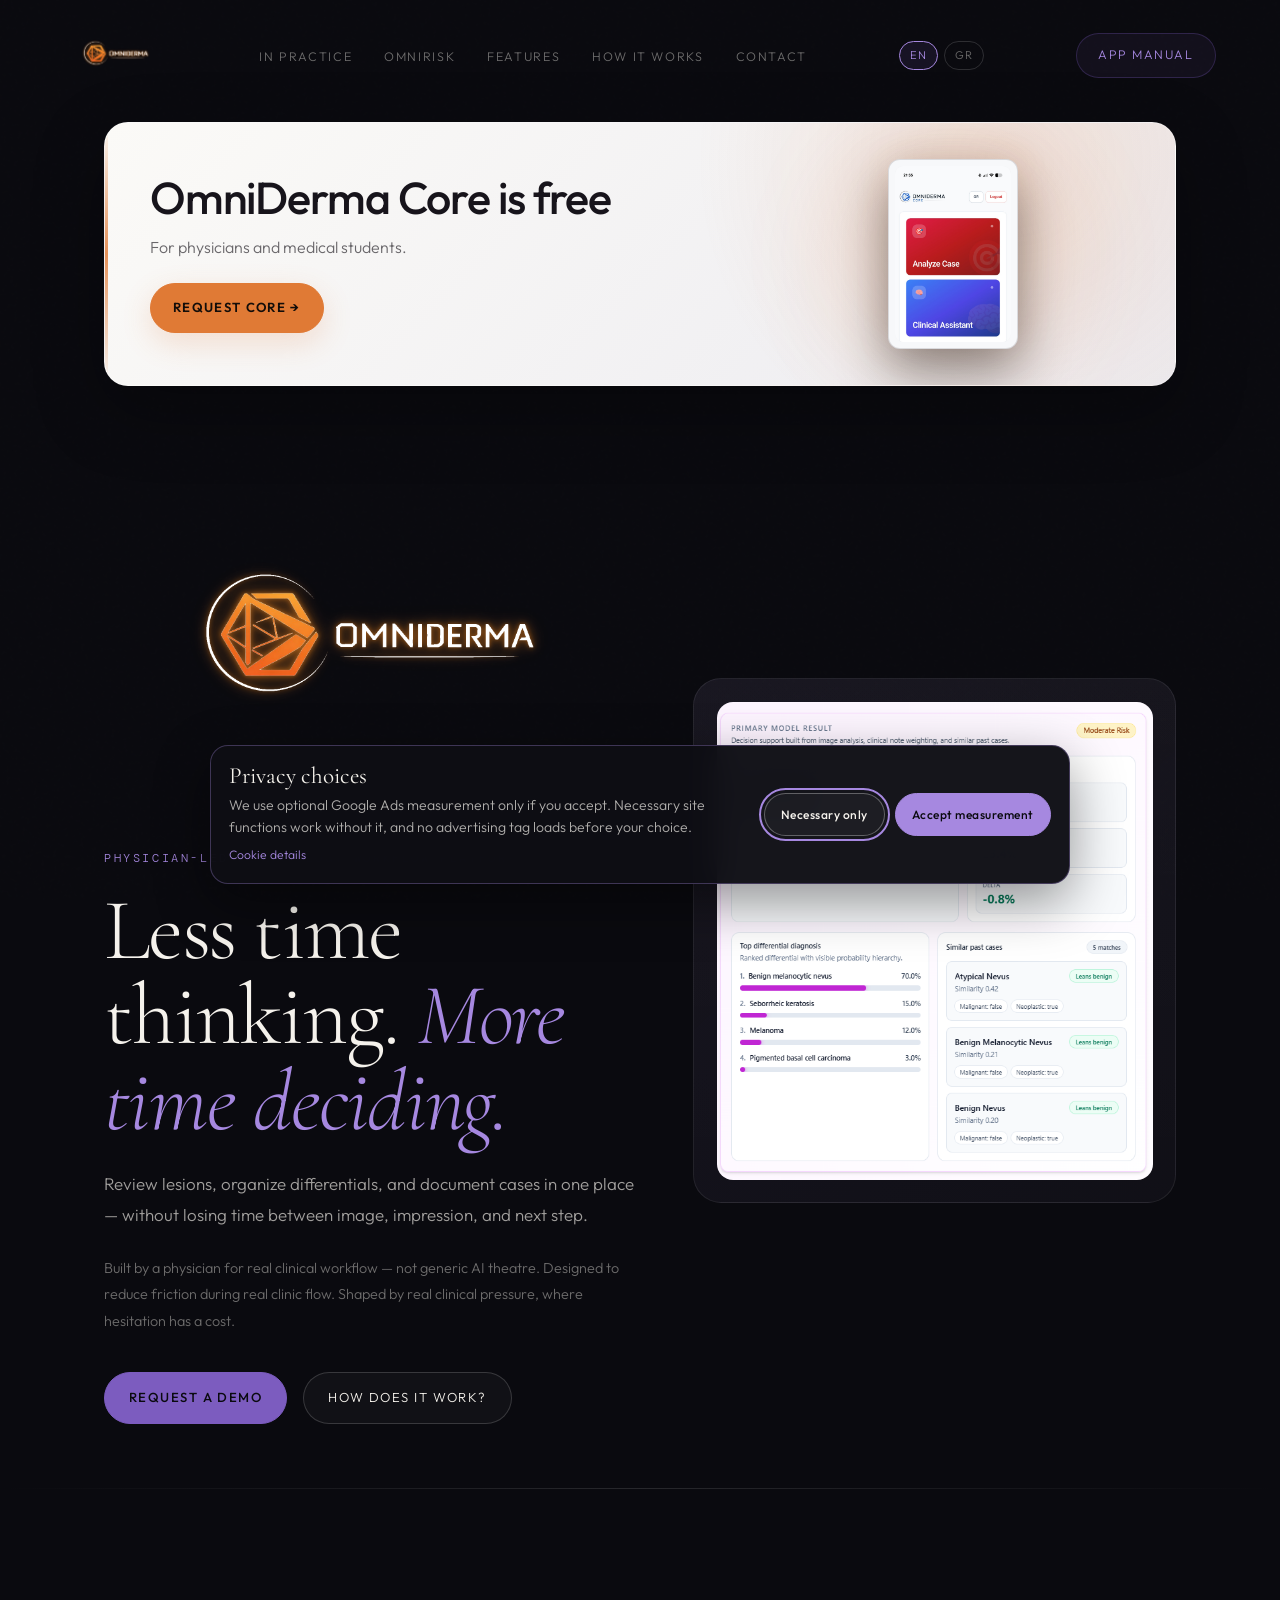
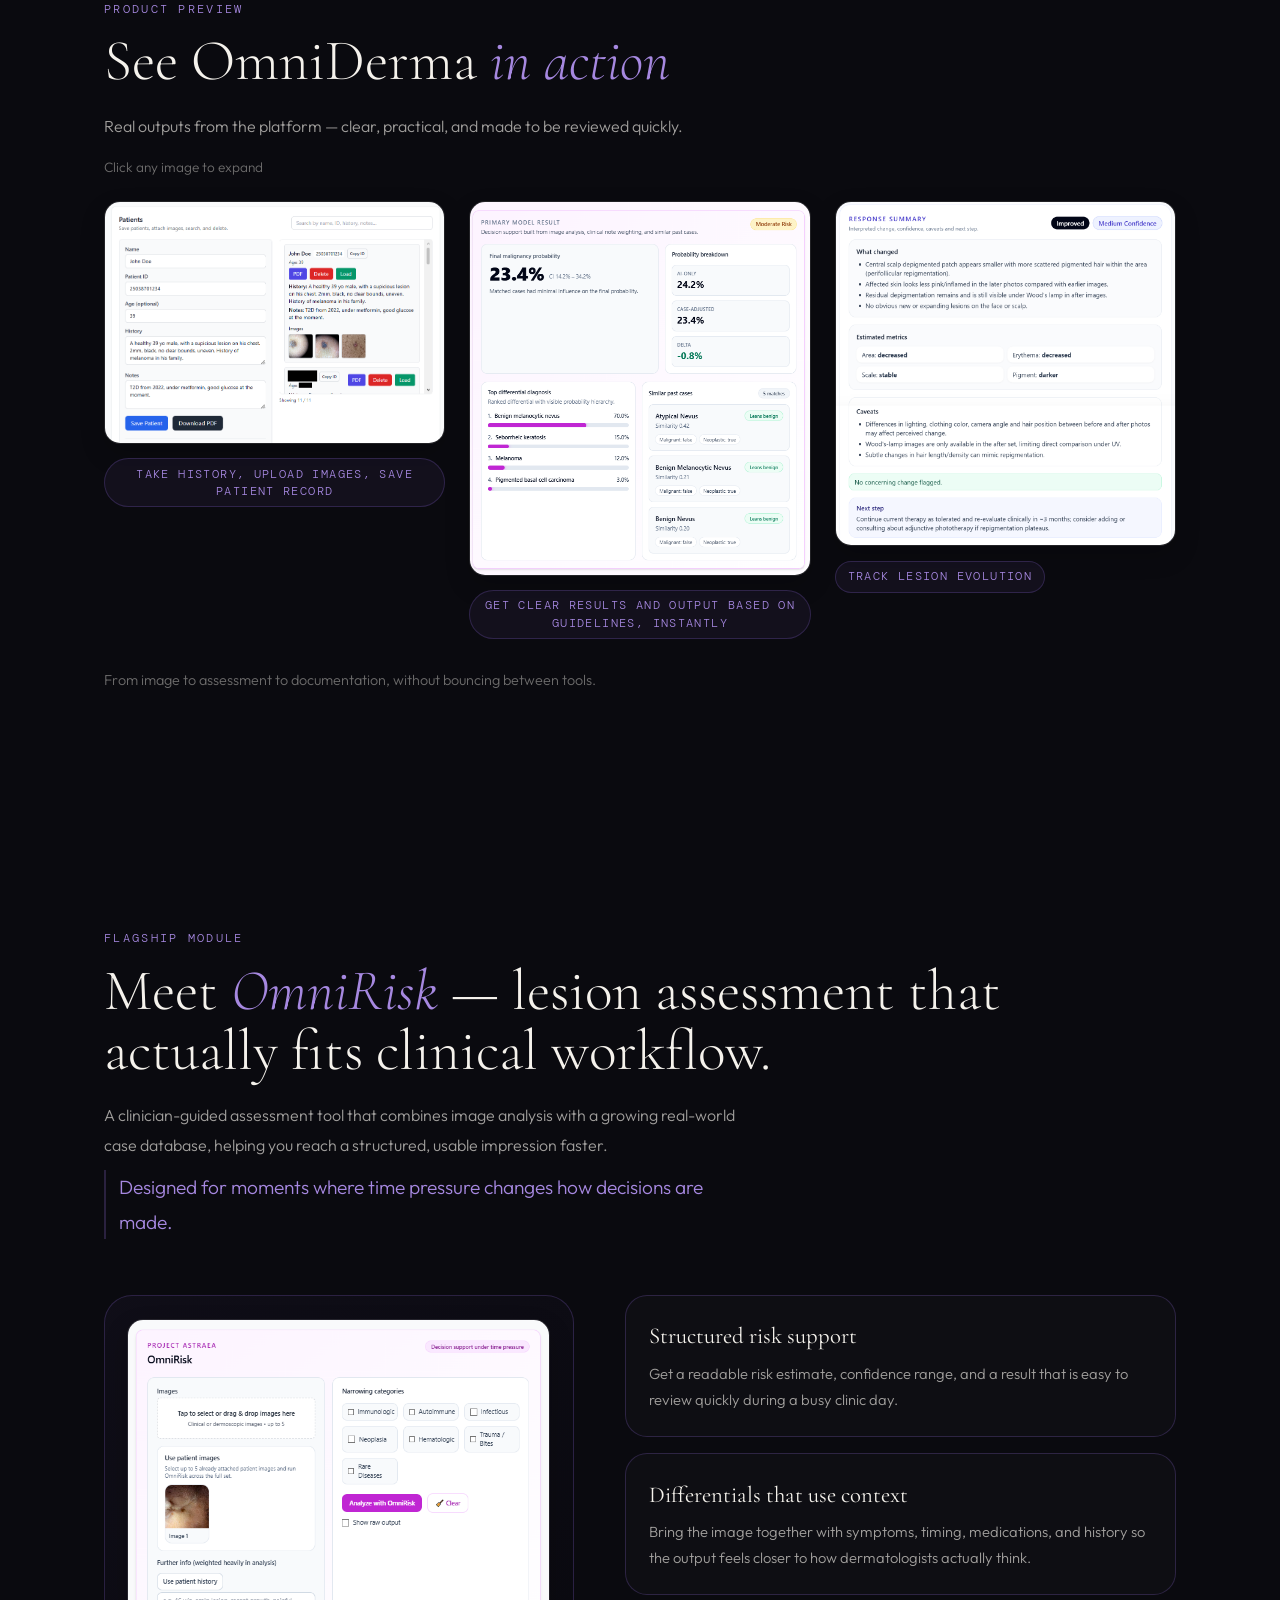
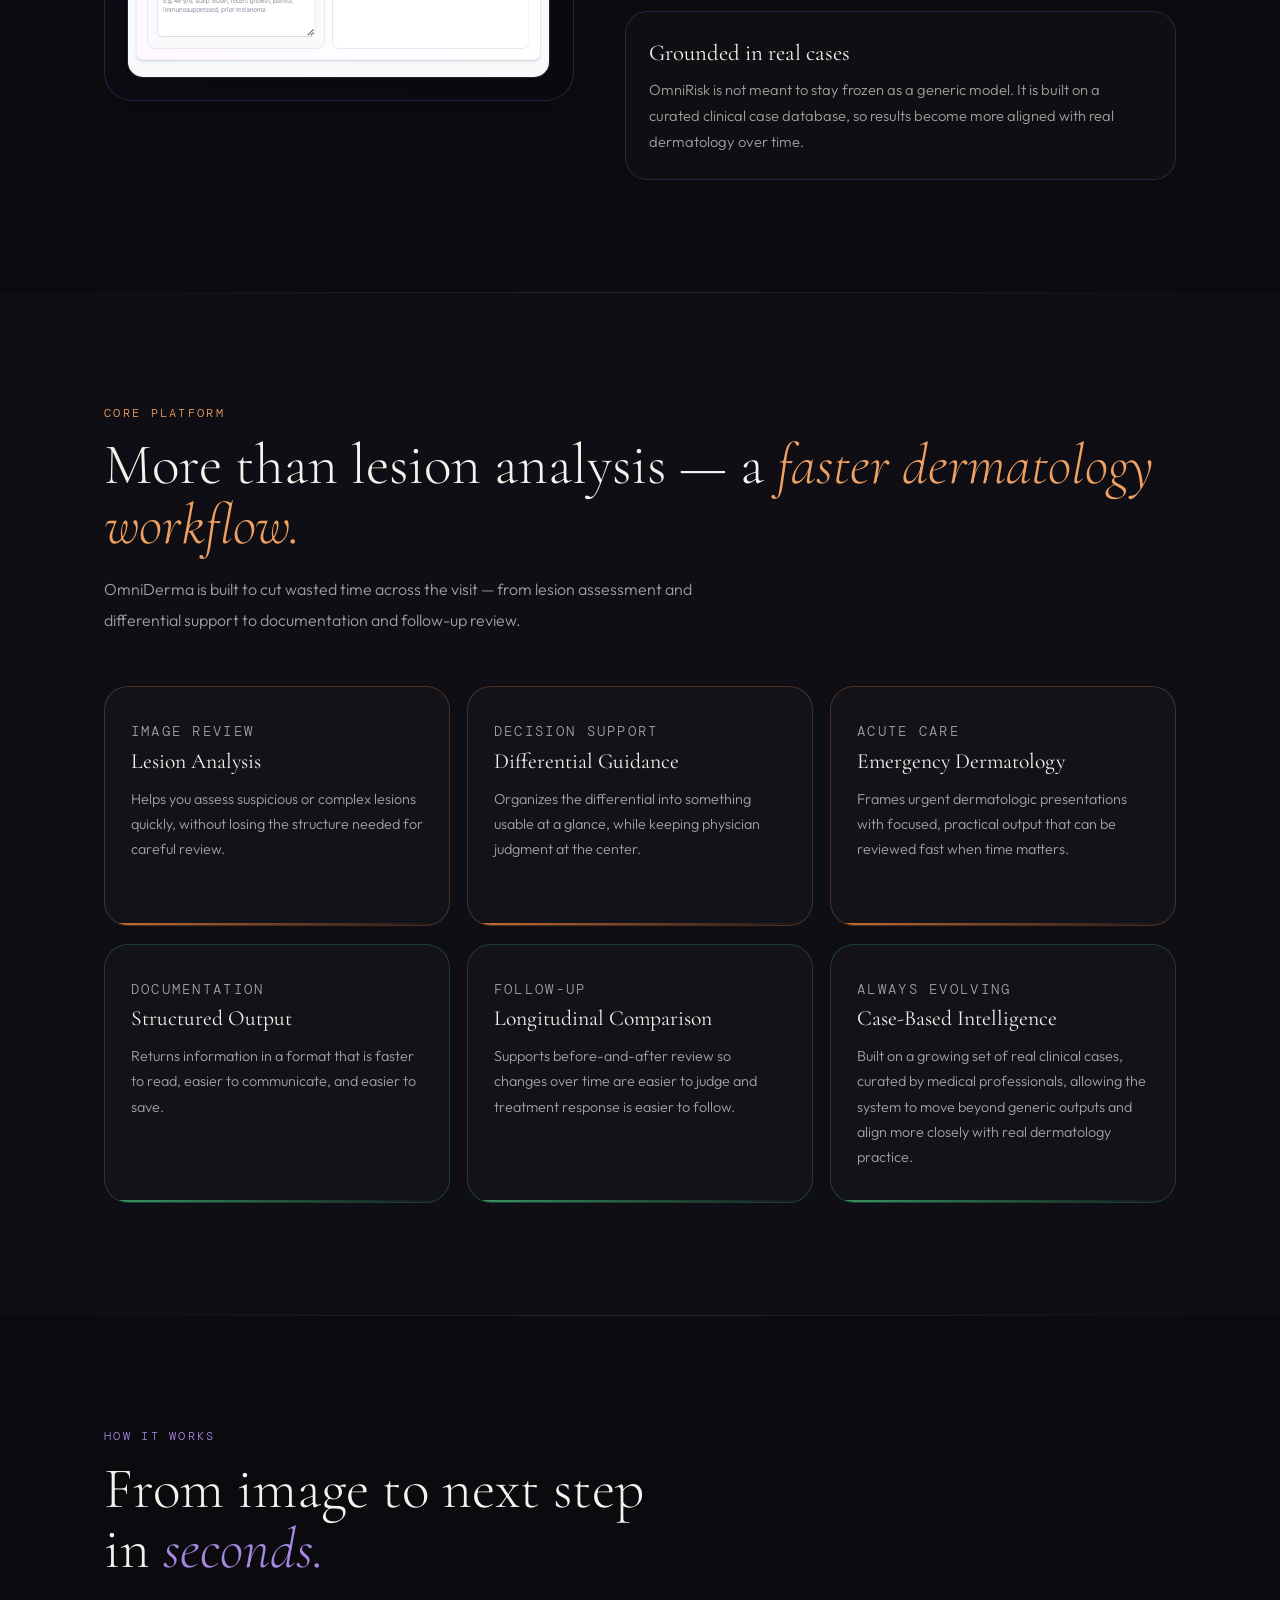
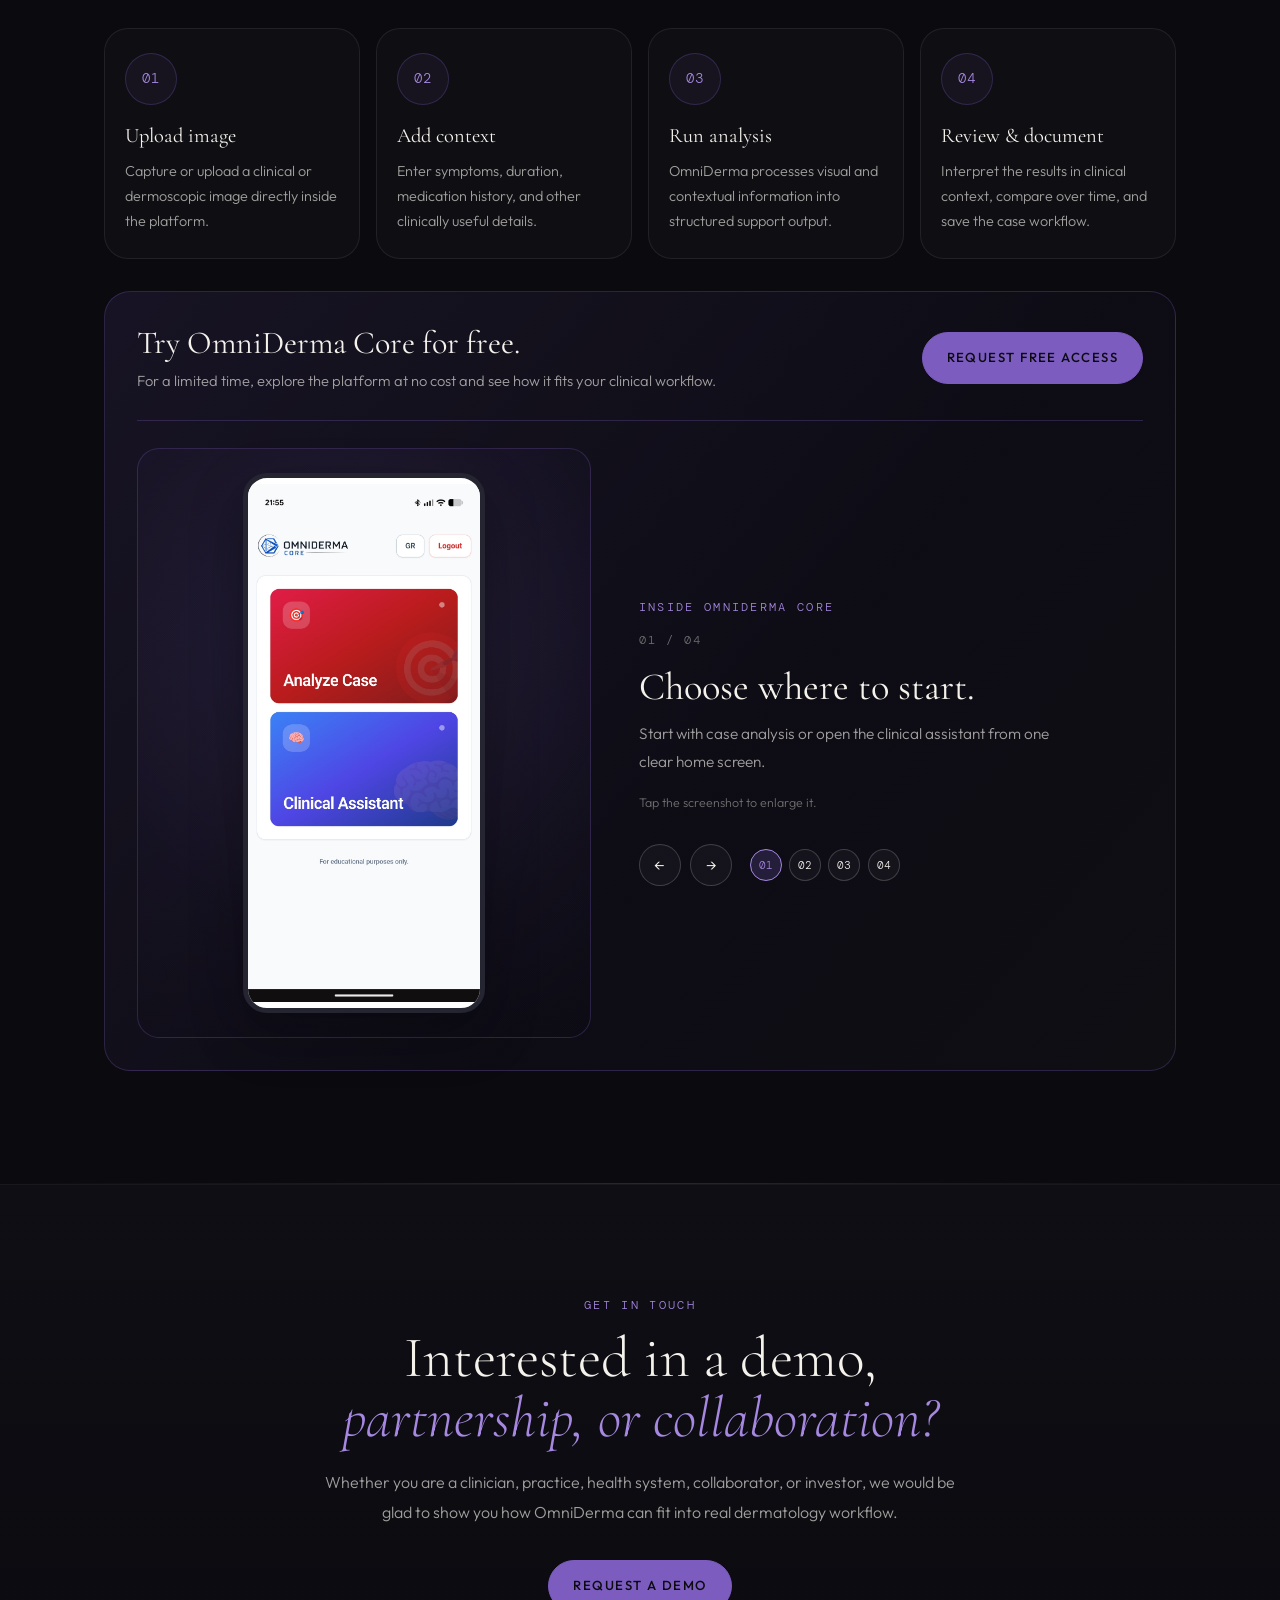
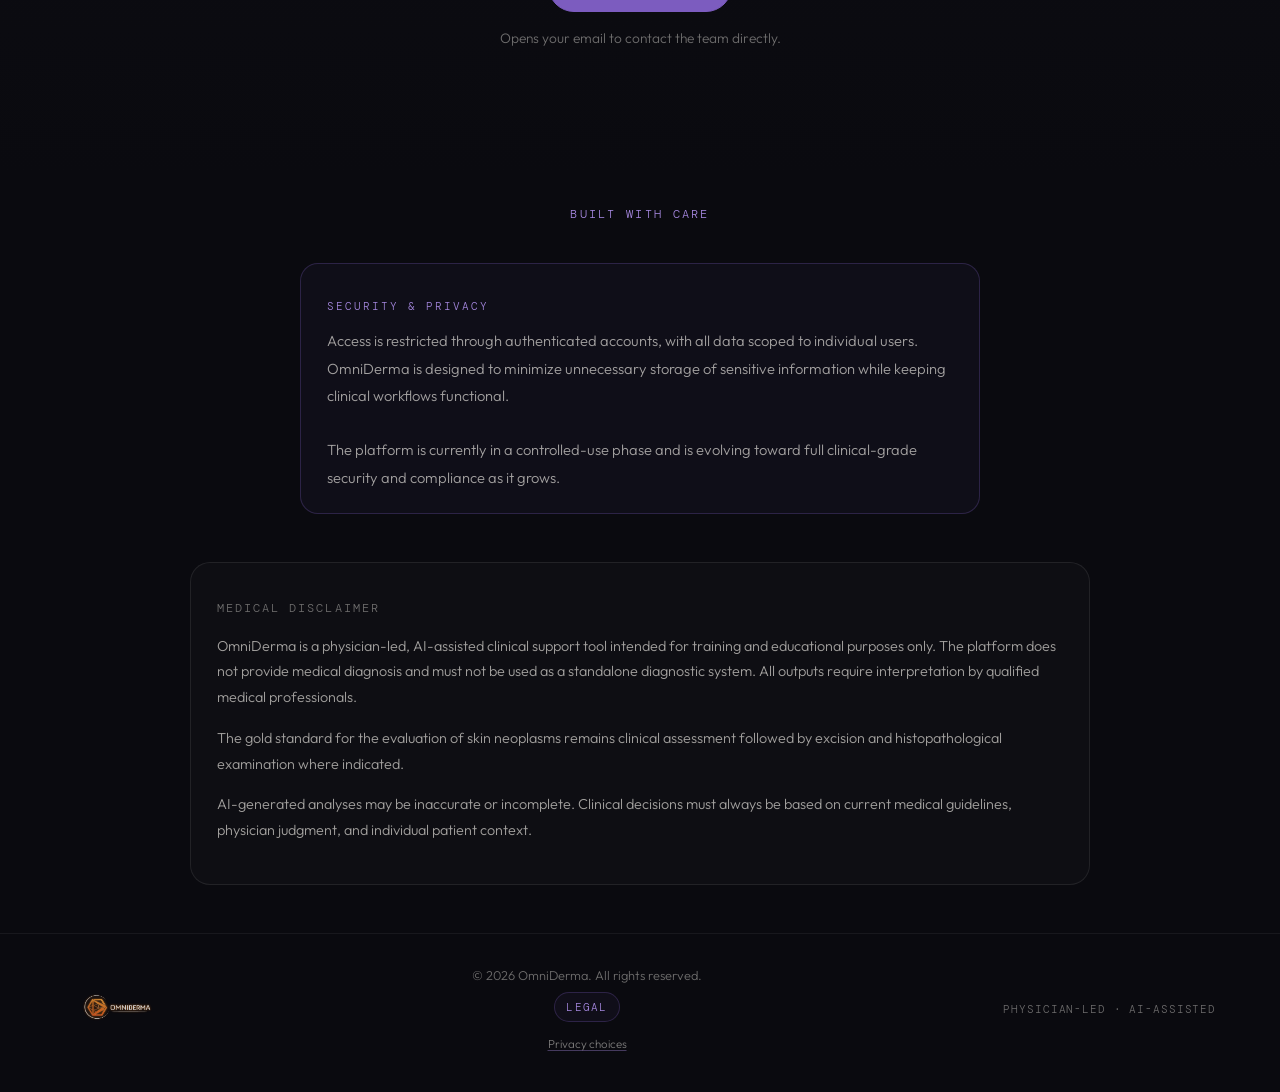
<file: index.html>
<!DOCTYPE html>
<html lang="en">
<head>
  <link rel="icon" type="image/png" sizes="32x32" href="omnilogo_32.png">
  <link rel="icon" type="image/png" sizes="192x192" href="omnilogo_192x192.png">
  <meta charset="UTF-8" />
  <meta name="viewport" content="width=device-width, initial-scale=1.0"/>
  <title>OmniDerma — Dermatology, Faster</title>
  <meta name="description" content="OmniDerma is a physician-led dermatology platform that helps clinicians assess lesions, organize differentials, document cases, and save time in daily practice." />
  <link rel="stylesheet" href="/cookie-consent.css">
  <script src="/cookie-consent.js"></script>
  <link rel="preconnect" href="https://fonts.googleapis.com">
  <link rel="preconnect" href="https://fonts.gstatic.com" crossorigin>
  <link href="https://fonts.googleapis.com/css2?family=Cormorant+Garamond:ital,wght@0,300;0,400;0,600;1,300;1,400&family=DM+Mono:wght@300;400;500&family=Outfit:wght@200;300;400;500;600&display=swap" rel="stylesheet"/>
  <style>
    *, *::before, *::after { box-sizing: border-box; }
    html { scroll-behavior: smooth; }
    body {
      margin: 0;
      background: #0a0a0f;
      color: #f5f2ec;
      font-family: 'Outfit', sans-serif;
      font-weight: 300;
      overflow-x: hidden;
      line-height: 1.5;
      cursor: auto;
    }
 .screenshot-caption {
  margin-top: .8rem;
  text-align: center;
  font-family: 'DM Mono', monospace;
  font-size: .72rem;
  letter-spacing: .12em;
  text-transform: uppercase;
  color: var(--text-faint);
}

.screenshot-caption.highlight {
  display: inline-block;
  margin-top: .9rem;
  padding: .4rem .75rem;
  border-radius: 999px;
  border: 1px solid var(--accent-border);
  background: rgba(124,92,191,.08);
  color: var(--accent-light);
}

    :root {
      --bg: #0a0a0f;
      --bg-alt: #0e0e14;
      --panel: #11111a;
      --text: #f5f2ec;
      --text-soft: rgba(245,242,236,.64);
      --text-faint: rgba(245,242,236,.42);

      --accent: #7c5cbf;
      --accent-light: #a688e0;
      --accent-border: rgba(124,92,191,.28);

      --accent-orange: #e07a35;
      --accent-orange-light: #f0a060;
      --accent-orange-border: rgba(224,122,53,.28);

      --accent-green: #3aab6d;
      --accent-green-light: #5ecf90;
      --accent-green-border: rgba(58,171,109,.28);

      --accent-pink: #d46fa0;
      --accent-pink-light: #e89fc0;
      --accent-pink-border: rgba(212,111,160,.28);

      --container: 1200px;
      --radius: 24px;
      --section-pad: 7rem;
      --nav-pad-x: 4rem;
    }

    body::before {
      content: '';
      position: fixed;
      inset: 0;
      pointer-events: none;
      opacity: .26;
      background-image: url("data:image/svg+xml,%3Csvg viewBox='0 0 256 256' xmlns='http://www.w3.org/2000/svg'%3E%3Cfilter id='noise'%3E%3CfeTurbulence type='fractalNoise' baseFrequency='0.9' numOctaves='4' stitchTiles='stitch'/%3E%3C/filter%3E%3Crect width='100%25' height='100%25' filter='url(%23noise)' opacity='0.04'/%3E%3C/svg%3E");
      z-index: 0;
    }

    a, button, input { font: inherit; }
    img { display: block; max-width: 100%; }
    section, footer, nav { position: relative; z-index: 1; }

    @media (pointer: fine) {
      body.cursor-enhanced { cursor: auto; }
      #cursor-dot, #cursor-ring { display: none; }
    }

    #cursor-dot, #cursor-ring {
      display: none !important;
      position: fixed;
      top: 0;
      left: 0;
      pointer-events: none;
      transform: translate(-50%, -50%);
      z-index: 1000;
    }
    #cursor-dot {
      width: 8px;
      height: 8px;
      border-radius: 50%;
      background: var(--accent);
    }
    #cursor-ring {
      width: 34px;
      height: 34px;
      border-radius: 50%;
      border: 1px solid rgba(166,136,224,.45);
      transition: width .18s ease, height .18s ease, opacity .18s ease;
    }

    .container {
      max-width: var(--container);
      margin: 0 auto;
      padding: 0 4rem;
    }

    .divider {
      height: 1px;
      background: linear-gradient(90deg, transparent, rgba(255,255,255,.12), transparent);
    }

    nav {
      position: fixed;
      inset: 0 0 auto 0;
      display: flex;
      align-items: center;
      justify-content: space-between;
      padding: 1.2rem var(--nav-pad-x);
      transition: background .25s ease, border-color .25s ease, backdrop-filter .25s ease;
      border-bottom: 1px solid transparent;
      z-index: 20;
    }
    nav.scrolled {
      background: rgba(10,10,15,.82);
      border-bottom-color: rgba(255,255,255,.08);
      backdrop-filter: blur(14px);
    }
    .nav-brand {
      display: inline-flex;
      align-items: center;
      text-decoration: none;
      color: var(--text);
    }
    .nav-brand img {
      height: 72px;
      width: auto;
    }
    .nav-links {
      display: flex;
      gap: 2rem;
      list-style: none;
      margin: 0;
      padding: 0;
      align-items: center;
    }
    .nav-links a {
      color: var(--text-faint);
      text-decoration: none;
      font-size: .78rem;
      letter-spacing: .13em;
      text-transform: uppercase;
      transition: color .2s ease;
    }
    .nav-links a:hover,
    .nav-links a:focus-visible { color: var(--text); }
    .nav-cta {
      display: inline-flex;
      align-items: center;
      justify-content: center;
      min-height: 44px;
      padding: .75rem 1.35rem;
      border: 1px solid var(--accent-border);
      color: var(--accent-light);
      background: rgba(124,92,191,.08);
      border-radius: 999px;
      text-decoration: none;
      font-size: .78rem;
      letter-spacing: .12em;
      text-transform: uppercase;
      transition: background .2s ease, border-color .2s ease, transform .15s ease;
    }
    .nav-cta:hover,
    .nav-cta:focus-visible {
      background: rgba(124,92,191,.14);
      border-color: rgba(166,136,224,.45);
      transform: translateY(-1px);
    }


    .lang-toggle {
      display: flex;
      gap: 6px;
      align-items: center;
    }

    .lang-toggle button {
      background: transparent;
      color: var(--text-faint);
      border: 1px solid rgba(255,255,255,.15);
      padding: 5px 10px;
      border-radius: 999px;
      font-size: .7rem;
      letter-spacing: .1em;
      cursor: pointer;
      transition: all .2s ease;
    }

    .lang-toggle button:hover,
    .lang-toggle button:focus-visible {
      color: var(--accent-light);
      border-color: var(--accent-border);
    }

    .lang-toggle button.active {
      color: var(--accent-light);
      border-color: var(--accent-light);
      background: rgba(124,92,191,.12);
    }

    #core-promo {
      padding: 7.6rem 0 0;
    }
    .core-promo-panel {
      position: relative;
      display: grid;
      grid-template-columns: minmax(0, 1.35fr) minmax(320px, .9fr);
      min-height: 258px;
      overflow: hidden;
      border: 1px solid rgba(255,255,255,.28);
      border-radius: var(--radius);
      background:
        radial-gradient(circle at 85% 15%, rgba(224,122,53,.14), transparent 34%),
        linear-gradient(135deg, #fbfaf7, #ecebf0);
      box-shadow: 0 24px 70px rgba(0,0,0,.3);
    }
    .core-promo-panel::before {
      content: '';
      position: absolute;
      inset: 0 auto 0 0;
      width: 3px;
      background: linear-gradient(180deg, transparent, var(--accent-orange), transparent);
      opacity: .82;
    }
    .core-promo-copy {
      position: relative;
      z-index: 1;
      align-self: center;
      padding: clamp(1.65rem, 3.5vw, 3rem);
    }
    .core-promo-copy h2 {
      margin: 0;
      font-family: 'Outfit', sans-serif;
      font-size: clamp(2.05rem, 3.5vw, 3rem);
      font-weight: 500;
      line-height: 1.05;
      letter-spacing: -.025em;
      color: #17141b;
    }
    .core-promo-copy p {
      margin: .8rem 0 0;
      color: rgba(23,20,27,.64);
      font-size: 1rem;
      line-height: 1.65;
    }
    .core-promo-cta {
      display: inline-flex;
      align-items: center;
      justify-content: center;
      min-height: 48px;
      margin-top: 1.4rem;
      padding: .9rem 1.4rem;
      border: 1px solid var(--accent-orange);
      border-radius: 999px;
      background: var(--accent-orange);
      box-shadow: 0 10px 30px rgba(224,122,53,.2);
      color: #130d09;
      font-size: .82rem;
      font-weight: 600;
      letter-spacing: .1em;
      text-decoration: none;
      text-transform: uppercase;
      transition: transform .15s ease, background .2s ease, border-color .2s ease, box-shadow .2s ease;
    }
    .core-promo-cta:hover,
    .core-promo-cta:focus-visible {
      transform: translateY(-1px);
      background: var(--accent-orange-light);
      border-color: var(--accent-orange-light);
      box-shadow: 0 14px 34px rgba(224,122,53,.3);
      outline-color: var(--accent-orange);
    }
    .core-promo-cta:active {
      transform: translateY(1px);
      box-shadow: 0 6px 18px rgba(224,122,53,.18);
    }
    .core-promo-visual {
      position: relative;
      display: flex;
      align-items: center;
      justify-content: center;
      min-width: 0;
      padding: 1.25rem 1.5rem 1.25rem .5rem;
    }
    .core-promo-visual::before {
      content: '';
      position: absolute;
      width: 72%;
      aspect-ratio: 1;
      border-radius: 50%;
      background: rgba(224,122,53,.1);
      filter: blur(42px);
    }
    .core-promo-window {
      position: relative;
      width: min(100%, 130px);
      overflow: hidden;
      border: 1px solid rgba(23,20,27,.13);
      border-radius: 12px;
      background: #f7f8fa;
      padding: 6px;
      box-shadow: 0 22px 52px rgba(0,0,0,.42), 0 0 36px rgba(224,122,53,.1);
    }
    .core-promo-screen {
      display: flex;
      align-items: flex-start;
      justify-content: center;
      height: 176px;
      overflow: hidden;
      padding: 0;
      border-radius: 8px;
      background: #f2f3f5;
    }
    .core-promo-screen img {
      width: 100%;
      max-width: none;
      height: auto;
      flex: none;
      border-radius: 7px;
      box-shadow: none;
    }

    #hero {
      min-height: calc(100vh - 12rem);
      display: flex;
      align-items: center;
      padding: 4.5rem 0 4rem;
    }
    .hero-grid {
      display: grid;
      grid-template-columns: minmax(0, 1.05fr) minmax(320px, .95fr);
      gap: 3.5rem;
      align-items: center;
    }
    .hero-logo {
      width: clamp(420px, 50vw, 680px);
      margin-bottom: 1.4rem;
    }
    .eyebrow {
      font-family: 'DM Mono', monospace;
      font-size: .74rem;
      letter-spacing: .22em;
      text-transform: uppercase;
      color: var(--accent-light);
      margin: 0 0 1.25rem;
    }
    h1 {
      margin: 0;
      font-family: 'Cormorant Garamond', serif;
      font-weight: 300;
      font-size: clamp(3.1rem, 6.8vw, 6.1rem);
      line-height: .98;
      letter-spacing: -.02em;
    }
    h1 em { color: var(--accent-light); font-style: italic; }
    .hero-sub {
      max-width: 590px;
      margin: 1.5rem 0 0;
      font-size: 1.06rem;
      line-height: 1.85;
      color: var(--text-soft);
    }
    .hero-actions {
      display: flex;
      flex-wrap: wrap;
      gap: 1rem;
      margin-top: 2.3rem;
    }
    .btn {
      display: inline-flex;
      align-items: center;
      justify-content: center;
      min-height: 48px;
      padding: .95rem 1.5rem;
      border-radius: 999px;
      font-size: .82rem;
      letter-spacing: .11em;
      text-transform: uppercase;
      text-decoration: none;
      transition: transform .15s ease, background .2s ease, border-color .2s ease, color .2s ease;
    }
    .btn:hover, .btn:focus-visible { transform: translateY(-1px); }
    .btn-primary {
      background: var(--accent);
      color: #0a0a0f;
      border: 1px solid var(--accent);
      font-weight: 500;
    }
    .btn-primary:hover, .btn-primary:focus-visible { background: var(--accent-light); border-color: var(--accent-light); }
    .btn-secondary {
      color: var(--text);
      border: 1px solid rgba(255,255,255,.16);
      background: rgba(255,255,255,.03);
    }
    .btn-secondary:hover, .btn-secondary:focus-visible { border-color: rgba(255,255,255,.28); background: rgba(255,255,255,.06); }

    .hero-panel {
      border: 1px solid rgba(255,255,255,.08);
      border-radius: 28px;
      background:
        linear-gradient(180deg, rgba(255,255,255,.035), rgba(255,255,255,.02)),
        linear-gradient(135deg, rgba(124,92,191,.06), rgba(124,92,191,.02));
      padding: 1.4rem;
    }
    .hero-panel-inner {
      border: 1px solid rgba(255,255,255,.06);
      border-radius: 22px;
      padding: 1.5rem;
      background: rgba(10,10,15,.55);
    }
    .panel-kicker {
      display: flex;
      justify-content: space-between;
      gap: 1rem;
      margin-bottom: 1rem;
      color: var(--text-faint);
      font-size: .72rem;
      letter-spacing: .12em;
      text-transform: uppercase;
      font-family: 'DM Mono', monospace;
    }
    .risk-meter {
      display: grid;
      gap: 1rem;
    }
    .risk-row {
      display: grid;
      gap: .42rem;
    }
    .risk-row header {
      display: flex;
      justify-content: space-between;
      gap: 1rem;
      font-size: .74rem;
      letter-spacing: .1em;
      text-transform: uppercase;
    }
    .risk-row header span:last-child {
      color: var(--accent-light);
      font-family: 'DM Mono', monospace;
    }
    .risk-track {
      position: relative;
      height: 5px;
      background: rgba(255,255,255,.08);
      overflow: hidden;
      border-radius: 999px;
    }
    .risk-fill {
      position: absolute;
      inset: 0 auto 0 0;
      width: 0;
      border-radius: 999px;
      background: linear-gradient(90deg, var(--accent), var(--accent-light));
      transition: width 1.05s cubic-bezier(.22,1,.36,1);
    }
    .risk-fill.animated { width: var(--w); }
    .hero-stats {
      display: grid;
      grid-template-columns: repeat(3, minmax(0, 1fr));
      gap: 1rem;
      margin-top: 1.25rem;
    }
    .stat {
      border: 1px solid rgba(255,255,255,.06);
      border-radius: 20px;
      background: rgba(255,255,255,.02);
      padding: 1rem 1.05rem;
    }
    .stat strong {
      display: block;
      font-family: 'Cormorant Garamond', serif;
      font-size: 1.9rem;
      font-weight: 300;
      color: var(--accent-light);
      margin-bottom: .2rem;
    }
    .stat span {
      display: block;
      font-size: .72rem;
      letter-spacing: .14em;
      text-transform: uppercase;
      color: var(--text-faint);
    }

    .section {
      padding: var(--section-pad) 0;
    }
    .section-tag {
      margin: 0 0 .9rem;
      font-family: 'DM Mono', monospace;
      font-size: .72rem;
      letter-spacing: .2em;
      text-transform: uppercase;
      color: var(--accent-light);
    }
    .section-title {
      margin: 0;
      font-family: 'Cormorant Garamond', serif;
      font-weight: 300;
      line-height: 1.04;
      font-size: clamp(2.35rem, 4.5vw, 4rem);
    }
    .section-title em { color: var(--accent-light); font-style: italic; }
    .section-lead {
      max-width: 640px;
      margin: 1.15rem 0 0;
      color: var(--text-soft);
      font-size: 1rem;
      line-height: 1.9;
    }

    #omnirisk { --accent: #7c5cbf; --accent-light: #a688e0; --accent-border: rgba(124,92,191,.28); }
    .split {
      display: grid;
      grid-template-columns: minmax(0, .92fr) minmax(0, 1.08fr);
      gap: 3.2rem;
      align-items: start;
      margin-top: 3.5rem;
    }
    .panel {
      border: 1px solid var(--accent-border);
      background: linear-gradient(180deg, rgba(255,255,255,.03), rgba(255,255,255,.015));
      border-radius: 28px;
      padding: 1.4rem;
    }
    .panel.inset {
      background: linear-gradient(135deg, rgba(124,92,191,.05), rgba(124,92,191,.01));
    }
    .feature-stack {
      display: grid;
      gap: 1rem;
    }
    .feature-card {
      border: 1px solid var(--accent-border);
      border-radius: 22px;
      padding: 1.45rem;
      background: rgba(255,255,255,.02);
      transition: border-color .2s ease, transform .15s ease, background .2s ease;
    }
    .feature-card:hover {
      border-color: rgba(255,255,255,.18);
      transform: translateY(-1px);
      background: rgba(255,255,255,.03);
    }
    .feature-card h3 {
      margin: 0 0 .45rem;
      font-family: 'Cormorant Garamond', serif;
      font-size: 1.42rem;
      font-weight: 400;
    }
    .feature-card p {
      margin: 0;
      color: var(--text-soft);
      font-size: .92rem;
      line-height: 1.78;
    }

    #features { --accent: #e07a35; --accent-light: #f0a060; --accent-border: rgba(224,122,53,.28); background: var(--bg-alt); }
    .features-grid {
      display: grid;
      grid-template-columns: repeat(3, minmax(0, 1fr));
      gap: 1.1rem;
      margin-top: 3.2rem;
    }
    .feat-card {
      --card-accent: var(--accent);
      --card-accent-light: var(--accent-light);
      --card-border: var(--accent-border);
      border: 1px solid var(--card-border);
      border-radius: 24px;
      padding: 2rem 1.6rem;
      background: rgba(255,255,255,.02);
      position: relative;
      overflow: hidden;
      min-height: 240px;
      transition: transform .15s ease, border-color .2s ease, background .2s ease;
    }
    .feat-card:hover {
      transform: translateY(-2px);
      background: rgba(255,255,255,.04);
      border-color: rgba(255,255,255,.18);
    }
    .feat-card::after {
      content: '';
      position: absolute;
      inset: auto 0 0 0;
      height: 2px;
      background: linear-gradient(90deg, var(--card-accent), transparent);
      opacity: .9;
    }
    .feat-card--green {
      --card-accent: var(--accent-green);
      --card-accent-light: var(--accent-green-light);
      --card-border: var(--accent-green-border);
    }
    .feat-kicker {
      margin: 0 0 1rem;
      color: var(--card-accent-light);
      font-family: 'DM Mono', monospace;
      font-size: .68rem;
      letter-spacing: .16em;
      text-transform: uppercase;
    }
    .feat-card h3 {
      margin: 0 0 .6rem;
      font-family: 'Cormorant Garamond', serif;
      font-size: 1.35rem;
      font-weight: 400;
    }
    .feat-card p {
      margin: 0;
      color: var(--text-soft);
      font-size: .9rem;
      line-height: 1.75;
    }

    #aesthetica {
      --accent: #d46fa0;
      --accent-light: #e89fc0;
      --accent-border: rgba(212,111,160,.28);
      background: #101019;
    }
    .aest-logo {
      width: clamp(360px, 46vw, 620px);
      margin-bottom: 1.2rem;
    }
    .aest-grid {
      display: grid;
      grid-template-columns: repeat(3, minmax(0,1fr));
      gap: 1.1rem;
      margin-top: 3rem;
    }
    .aest-card {
      border: 1px solid var(--accent-border);
      border-radius: 24px;
      padding: 1.8rem;
      background: rgba(212,111,160,.04);
      transition: transform .15s ease, border-color .2s ease;
    }
    .aest-card:hover {
      transform: translateY(-1px);
      border-color: rgba(232,159,192,.42);
    }
    .aest-badge {
      display: inline-flex;
      align-items: center;
      gap: .8rem;
      margin-top: 2.1rem;
      padding: 1rem 1.25rem;
      border-radius: 999px;
      border: 1px solid var(--accent-border);
      background: rgba(212,111,160,.06);
      color: var(--text-soft);
      font-family: 'DM Mono', monospace;
      font-size: .74rem;
      letter-spacing: .12em;
      text-transform: uppercase;
    }
    .aest-badge::before {
      content: '';
      width: 9px;
      height: 9px;
      border-radius: 50%;
      background: var(--accent);
      display: inline-block;
    }

    #workflow { --accent: #7c5cbf; --accent-light: #a688e0; --accent-border: rgba(124,92,191,.28); }
    .workflow-steps {
      display: grid;
      grid-template-columns: repeat(4, minmax(0, 1fr));
      gap: 1rem;
      margin-top: 3rem;
    }
    .workflow-step {
      border: 1px solid rgba(255,255,255,.08);
      border-radius: 24px;
      padding: 1.5rem 1.25rem;
      background: rgba(255,255,255,.02);
    }
    .step-num {
      width: 52px;
      height: 52px;
      border-radius: 50%;
      display: inline-flex;
      align-items: center;
      justify-content: center;
      margin-bottom: 1rem;
      border: 1px solid var(--accent-border);
      color: var(--accent-light);
      background: rgba(124,92,191,.08);
      font-family: 'DM Mono', monospace;
      font-size: .86rem;
      letter-spacing: .08em;
    }
    .workflow-step h4 {
      margin: 0 0 .5rem;
      font-family: 'Cormorant Garamond', serif;
      font-size: 1.28rem;
      font-weight: 400;
    }
    .workflow-step p {
      margin: 0;
      color: var(--text-soft);
      font-size: .9rem;
      line-height: 1.72;
    }
    .core-feature {
      margin-top: 2rem;
      padding: clamp(1.4rem, 3vw, 2rem);
      border: 1px solid var(--accent-border);
      border-radius: 26px;
      background: linear-gradient(130deg, rgba(124,92,191,.12), rgba(124,92,191,.035) 60%, rgba(255,255,255,.02));
    }
    .core-invite {
      display: flex;
      align-items: center;
      justify-content: space-between;
      gap: 1.5rem;
      padding-bottom: 1.7rem;
      border-bottom: 1px solid var(--accent-border);
    }
    .core-invite-copy { max-width: 680px; }
    .core-invite h3 {
      margin: 0 0 .35rem;
      font-family: 'Cormorant Garamond', serif;
      font-size: clamp(1.65rem, 2.5vw, 2rem);
      font-weight: 400;
      line-height: 1.2;
    }
    .core-invite p {
      margin: 0;
      color: var(--text-soft);
      font-size: .92rem;
      line-height: 1.7;
    }
    .core-invite .btn { flex-shrink: 0; }
    .core-carousel {
      display: grid;
      grid-template-columns: minmax(0, .9fr) minmax(0, 1fr);
      gap: clamp(1.5rem, 4vw, 3rem);
      align-items: center;
      padding-top: 1.7rem;
    }
    .core-carousel-stage {
      display: flex;
      align-items: center;
      justify-content: center;
      padding: 1.5rem;
      border: 1px solid var(--accent-border);
      border-radius: 22px;
      background: radial-gradient(circle at 50% 35%, rgba(124,92,191,.18), rgba(124,92,191,.035) 65%, transparent);
    }
    .core-carousel-preview {
      display: block;
      height: min(64vh, 540px);
      aspect-ratio: 807 / 1801;
      padding: 0;
      overflow: hidden;
      border: 5px solid #252532;
      border-radius: 24px;
      background: #fff;
      box-shadow: 0 20px 50px rgba(0,0,0,.35);
      cursor: zoom-in;
    }
    .core-carousel-preview img {
      width: 100%;
      height: 100%;
      object-fit: contain;
    }
    .core-carousel-content { min-width: 0; }
    .core-carousel-index {
      margin: 0 0 1rem;
      color: var(--text-faint);
      font-family: 'DM Mono', monospace;
      font-size: .78rem;
      letter-spacing: .16em;
    }
    .core-carousel h3 {
      margin: 0 0 .75rem;
      font-family: 'Cormorant Garamond', serif;
      font-size: clamp(2rem, 3vw, 2.75rem);
      font-weight: 400;
      line-height: 1.1;
    }
    .core-carousel-description {
      max-width: 430px;
      margin: 0;
      color: var(--text-soft);
      font-size: .96rem;
      line-height: 1.8;
    }
    .core-carousel-hint {
      margin: 1.15rem 0 0;
      color: var(--text-faint);
      font-size: .78rem;
    }
    .core-carousel-controls {
      display: flex;
      flex-wrap: wrap;
      align-items: center;
      gap: .6rem;
      margin-top: 2rem;
    }
    .core-carousel-controls button {
      display: inline-flex;
      align-items: center;
      justify-content: center;
      width: 42px;
      height: 42px;
      border: 1px solid rgba(255,255,255,.18);
      border-radius: 50%;
      background: rgba(255,255,255,.03);
      color: var(--text);
      cursor: pointer;
      transition: border-color .2s ease, background .2s ease;
    }
    .core-carousel-controls button:hover,
    .core-carousel-controls button:focus-visible {
      border-color: var(--accent-light);
      background: rgba(124,92,191,.14);
    }
    .core-carousel-dots { display: flex; gap: .45rem; margin-left: .5rem; }
    .core-carousel-dots button {
      width: 32px;
      height: 32px;
      font-family: 'DM Mono', monospace;
      font-size: .68rem;
    }
    .core-carousel-dots button[aria-current="true"] {
      border-color: var(--accent-light);
      background: rgba(124,92,191,.22);
      color: var(--accent-light);
    }

    #contact {
      --accent: #7c5cbf; --accent-light: #a688e0; --accent-border: rgba(124,92,191,.28);
      background: linear-gradient(180deg, #0e0e14 0%, #0a0a0f 100%);
      border-top: 1px solid rgba(255,255,255,.06);
    }
    .cta-box {
      max-width: 760px;
      margin: 0 auto;
      text-align: center;
    }
    .cta-form {
      display: flex;
      gap: .9rem;
      justify-content: center;
      margin-top: 2rem;
    }
    .cta-form input {
      width: min(380px, 100%);
      min-height: 50px;
      padding: .95rem 1.15rem;
      background: rgba(255,255,255,.03);
      border: 1px solid rgba(255,255,255,.1);
      border-radius: 999px;
      color: var(--text);
      outline: none;
    }
    .cta-form input::placeholder { color: rgba(245,242,236,.34); }
    .cta-form input:focus {
      border-color: var(--accent-border);
      background: rgba(255,255,255,.05);
    }
    .cta-note {
      margin-top: 1rem;
      color: var(--text-faint);
      font-size: .86rem;
    }


    .screenshot-grid {
      display: grid;
      grid-template-columns: repeat(auto-fit, minmax(280px, 1fr));
      gap: 1.5rem;
      margin-top: 1.5rem;
      align-items: start;
    }
    .screenshot {
      width: 100%;
      border-radius: 16px;
      border: 1px solid rgba(255,255,255,.08);
      cursor: pointer;
      transition: transform .2s ease, border-color .2s ease, box-shadow .2s ease;
      background: rgba(255,255,255,.02);
      box-shadow: 0 10px 24px rgba(0,0,0,.18);
    }
    .screenshot:hover,
    .screenshot:focus-visible {
      transform: translateY(-2px) scale(1.01);
      border-color: rgba(255,255,255,.18);
      box-shadow: 0 16px 38px rgba(0,0,0,.28);
    }

    .image-modal {
      display: none;
      position: fixed;
      inset: 0;
      z-index: 9999;
      background: rgba(0,0,0,.9);
      justify-content: center;
      align-items: center;
      padding: 2rem;
    }
    .image-modal.open {
      display: flex;
    }
    .image-modal img {
      max-width: min(1100px, 92vw);
      max-height: 88vh;
      width: auto;
      height: auto;
      border-radius: 14px;
      border: 1px solid rgba(255,255,255,.14);
      box-shadow: 0 20px 60px rgba(0,0,0,.45);
      background: #111;
    }
    .image-modal .close {
      position: absolute;
      top: 20px;
      right: 28px;
      border: 0;
      background: transparent;
      font-size: 42px;
      line-height: 1;
      color: white;
      cursor: pointer;
      user-select: none;
    }

    footer {
      display: flex;
      justify-content: space-between;
      align-items: center;
      gap: 1rem;
      padding: 2rem 4rem 2.5rem;
      border-top: 1px solid rgba(255,255,255,.06);
      color: var(--text-faint);
      font-size: .8rem;
    }
    .footer-brand img {
      height: 74px;
      width: auto;
      opacity: .82;
    }
    .footer-meta {
      font-family: 'DM Mono', monospace;
      letter-spacing: .08em;
      text-transform: uppercase;
      font-size: .68rem;
    }
    .footer-center {
      display: grid;
      gap: .45rem;
      justify-items: center;
    }
    .footer-legal {
      color: var(--accent-light);
      text-decoration: none;
      font-family: 'DM Mono', monospace;
      font-size: .68rem;
      letter-spacing: .12em;
      text-transform: uppercase;
      border: 1px solid var(--accent-border);
      border-radius: 999px;
      padding: .35rem .72rem;
      background: rgba(124,92,191,.06);
      transition: background .2s ease, border-color .2s ease, transform .15s ease;
    }
    .footer-legal:hover,
    .footer-legal:focus-visible {
      background: rgba(124,92,191,.12);
      border-color: rgba(166,136,224,.45);
      transform: translateY(-1px);
    }

    .reveal {
      opacity: 0;
      transform: translateY(20px);
      transition: opacity .65s ease, transform .65s ease;
    }
    .reveal.visible {
      opacity: 1;
      transform: translateY(0);
    }

    a:focus-visible, button:focus-visible, input:focus-visible {
      outline: 2px solid var(--accent-light);
      outline-offset: 3px;
    }

    @media (max-width: 1100px) {
      .core-promo-panel { grid-template-columns: minmax(0, 1.15fr) minmax(300px, .85fr); }
      .hero-grid, .split { grid-template-columns: 1fr; }
      .hero-panel { order: 2; }
      .features-grid, .aest-grid { grid-template-columns: repeat(2, minmax(0, 1fr)); }
      .workflow-steps { grid-template-columns: repeat(2, minmax(0, 1fr)); }
    }

    @media (max-width: 900px) {
      :root { --section-pad: 5rem; --nav-pad-x: 1.2rem; }
      .container { padding: 0 1.2rem; }
      nav { padding: 1rem 1.2rem; }
      .nav-links { display: none; }
      .nav-brand img { height: 76px; }
      #core-promo { padding-top: 7rem; }
      .core-promo-panel { grid-template-columns: minmax(0, 1.08fr) minmax(280px, .92fr); }
      .core-promo-copy { padding: 1.7rem; }
      .core-promo-visual { padding: 1rem 1rem 1rem 0; }
      .hero-logo { width: min(92vw, 560px); }
      .aest-logo { width: min(88vw, 520px); }
      .hero-stats { grid-template-columns: 1fr; }
      .features-grid, .aest-grid, .workflow-steps, .screenshot-grid { grid-template-columns: 1fr; }
      .cta-form { flex-direction: column; align-items: center; }
      .lang-toggle {
        margin-left: auto;
        margin-right: .6rem;
      }
      footer {
        flex-direction: column;
        text-align: center;
        padding-left: 1.2rem;
        padding-right: 1.2rem;
      }
    }

    @media (max-width: 760px) {
      .core-promo-panel {
        grid-template-columns: minmax(0, 1fr) 104px;
        min-height: 0;
      }
      .core-promo-copy { padding: 1.25rem .45rem 1.25rem 1.25rem; }
      .core-promo-copy h2 { font-size: clamp(1.35rem, 6.2vw, 1.7rem); }
      .core-promo-copy p {
        margin-top: .5rem;
        font-size: .82rem;
        line-height: 1.45;
      }
      .core-promo-cta {
        min-height: 42px;
        margin-top: .9rem;
        padding: .72rem .85rem;
        font-size: .66rem;
        letter-spacing: .08em;
        white-space: nowrap;
      }
      .core-promo-visual {
        justify-content: flex-end;
        margin: 0;
        padding: .75rem .75rem .75rem 0;
      }
      .core-promo-window {
        width: min(100%, 92px);
        padding: 4px;
        border-radius: 10px;
      }
      .core-promo-screen {
        height: 126px;
        border-radius: 6px;
      }
      .core-promo-screen img { border-radius: 5px; }
      #hero { min-height: auto; padding-top: 3.75rem; }
      .core-carousel { grid-template-columns: 1fr; }
      .core-carousel-stage { padding: 1.1rem; }
    }

    @media (max-width: 640px) {
      .core-invite { flex-direction: column; align-items: flex-start; }
    }

    @media (prefers-reduced-motion: reduce) {
      html { scroll-behavior: auto; }
      *, *::before, *::after {
        animation: none !important;
        transition: none !important;
      }
      .reveal {
        opacity: 1 !important;
        transform: none !important;
      }
    }
  </style>
</head>
<body>
    <nav id="nav">
    <a href="#hero" class="nav-brand" aria-label="OmniDerma home">
      <img src="omniderma-logo.png" alt="OmniDerma logo" />
    </a>
    <ul class="nav-links" aria-label="Primary">
      <li><a href="#preview" id="nav-preview">In Practice</a></li>
      <li><a href="#omnirisk" id="nav-omnirisk">OmniRisk</a></li>
      <li><a href="#features" id="nav-features">Features</a></li>
      <li><a href="/app-manual/" id="nav-workflow">How it works</a></li>
      <li><a href="#contact" id="nav-contact">Contact</a></li>
    </ul>
    <div class="lang-toggle">
      <button id="lang-en" type="button">EN</button>
      <button id="lang-gr" type="button">GR</button>
    </div>
    <a href="/app-manual/" class="nav-cta" id="nav-cta">App Manual</a>
  </nav>

  <section id="core-promo" aria-labelledby="core-promo-title">
    <div class="container">
      <div class="core-promo-panel">
        <div class="core-promo-copy">
          <h2 id="core-promo-title">OmniDerma Core is free</h2>
          <p id="core-promo-text">For physicians and medical students.</p>
          <a
            href="mailto:info@omniderma.health?subject=Request%20OmniDerma%20Core&amp;body=I%20would%20like%20to%20download%20OmniDerma%20Core.%20I%20am%20a%20physician%2Fmedical%20student.%0AI%20have%20attached%20documentation%20confirming%20my%20status."
            class="core-promo-cta"
            id="core-promo-cta"
          >Request Core →</a>
        </div>
        <figure class="core-promo-visual">
          <div class="core-promo-window">
            <div class="core-promo-screen">
              <img
                id="core-promo-image"
                src="core-screens/en-home.jpg"
                alt="OmniDerma Core home screen with Analyze Case and Clinical Assistant options"
                width="807"
                height="1801"
                fetchpriority="high"
                decoding="async"
              >
            </div>
          </div>
        </figure>
      </div>
    </div>
  </section>

  <section id="hero">
    <div class="container hero-grid">
      <div class="hero-copy">
        <img class="hero-logo reveal visible" src="omniderma-logo.png" alt="OmniDerma" />
        <p class="eyebrow reveal visible" id="hero-eyebrow">Physician-led dermatology workflow platform</p>
        <h1 class="reveal visible" id="hero-title">
  Less time thinking.<em> More time deciding.</em>
</h1>

<p class="hero-sub reveal visible" id="hero-sub">
  Review lesions, organize differentials, and document cases in one place — without losing time between image, impression, and next step.
</p>

<p class="hero-sub reveal visible" id="hero-sub2" style="font-size:.9rem; color:var(--text-faint);">
  Built by a physician for real clinical workflow and clarity — not generic AI theatre.
  Designed to reduce friction during real clinic flow.
  Shaped by real clinical pressure, where hesitation has a cost.
  
</p>
        <div class="hero-actions reveal visible">
          <a href="#contact" class="btn btn-primary" id="hero-btn-1">Request a Demo</a>
          <a href="#features" class="btn btn-secondary" id="hero-btn-2">How does it work?</a>
        </div>
      </div>

    

      <aside class="hero-panel reveal visible">
  <img src="screenshot-main.png" alt="OmniDerma AI analysis output" style="border-radius:16px;">
</aside>
    </div>
  </section>

  <div class="divider"></div>

<section id="preview" class="section">  <div class="container">
    <p class="section-tag" id="preview-tag">Product Preview</p>
    <h2 class="section-title" id="preview-title">
      See OmniDerma <em>in action</em>
    </h2>
    <p class="section-lead" id="preview-lead">
      Real outputs from the platform — clear, practical, and made to be reviewed quickly.
    </p>

    <p style="color:var(--text-faint); font-size:.85rem; margin-top:1rem;" id="preview-click">Click any image to expand</p>

    <div class="screenshot-grid">

  <div>
    <img src="screenshot-patient.png" class="screenshot">
    <p class="screenshot-caption highlight" id="preview-cap-1">Take history, upload images, save patient record</p>
  </div>

  <div>
    <img src="screenshot-main.png" class="screenshot">
    <p class="screenshot-caption highlight" id="preview-cap-2">Get clear results and output based on guidelines, instantly</p>
  </div>

  <div>
    <img src="screenshot-followup.png" class="screenshot">
    <p class="screenshot-caption highlight" id="preview-cap-3">Track lesion evolution</p>
  </div>

</div>

    <p style="margin-top:1.2rem; color:var(--text-faint); font-size:.9rem;" id="preview-bottom">
      From image to assessment to documentation, without bouncing between tools.
    </p>
  </div>
</section>

  <section id="omnirisk" class="section">
    <div class="container">
      <p class="section-tag reveal" id="omni-tag">Flagship module</p>
      <h2 class="section-title reveal" id="omni-title">Meet <em>OmniRisk</em> — lesion assessment that actually fits clinical workflow.</h2>
      <p class="section-lead reveal" id="omni-lead">A clinician-guided assessment tool that combines image analysis with a growing real-world case database, helping you reach a structured, usable impression faster.</p>
      <p class="reveal" id="omni-quote" style="
  margin-top:.6rem;
  color:var(--accent-light);
  font-size:1.2rem;
  max-width:600px;
  line-height:1.8;
  border-left:2px solid var(--accent-border);
  padding-left:.8rem;
">
  Designed for moments where time pressure changes how decisions are made.
</p>

      <div class="split">
        <div class="panel inset reveal">
          <img src="screenshot-omnirisk.png" 
               alt="OmniRisk clinical output"
               class="screenshot">
        </div>

        <div class="feature-stack">
          <article class="feature-card reveal">
            <h3 id="omni-f1-title">Structured risk support</h3>
            <p id="omni-f1-text">Get a readable risk estimate, confidence range, and a result that is easy to review quickly during a busy clinic day.</p>
          </article>
          <article class="feature-card reveal">
            <h3 id="omni-f2-title">Differentials that use context</h3>
            <p id="omni-f2-text">Bring the image together with symptoms, timing, medications, and history so the output feels closer to how dermatologists actually think.</p>
          </article>
          <article class="feature-card reveal">
  <h3 id="omni-f3-title">Grounded in real cases</h3>
  <p id="omni-f3-text">
    OmniRisk is not meant to stay frozen as a generic model. It is built on a curated clinical case database, so results become more aligned with real dermatology over time.
  </p>
</article>
        </div>
      </div>
    </div>
  </section>


  

  <div class="divider"></div>

  <section id="features" class="section">
    <div class="container">
      <p class="section-tag reveal" id="features-tag">Core platform</p>
      <h2 class="section-title" id="features-title">
  More than lesion analysis — a <em>faster dermatology workflow.</em>
</h2>
      <p class="section-lead reveal" id="features-lead">OmniDerma is built to cut wasted time across the visit — from lesion assessment and differential support to documentation and follow-up review.</p>

      <div class="features-grid">
        <article class="feat-card reveal">
          <p class="feat-kicker" id="feat1-k">Image review</p>
          <h3 id="feat1-t">Lesion Analysis</h3>
          <p id="feat1-d">Helps you assess suspicious or complex lesions quickly, without losing the structure needed for careful review.</p>
        </article>
        <article class="feat-card reveal">
          <p class="feat-kicker" id="feat2-k">Decision support</p>
          <h3 id="feat2-t">Differential Guidance</h3>
          <p id="feat2-d">Organizes the differential into something usable at a glance, while keeping physician judgment at the center.</p>
        </article>
        <article class="feat-card reveal">
          <p class="feat-kicker" id="feat3-k">Acute care</p>
          <h3 id="feat3-t">Emergency Dermatology</h3>
          <p id="feat3-d">Frames urgent dermatologic presentations with focused, practical output that can be reviewed fast when time matters.</p>
        </article>
        <article class="feat-card feat-card--green reveal">
          <p class="feat-kicker" id="feat4-k">Documentation</p>
          <h3 id="feat4-t">Structured Output</h3>
          <p id="feat4-d">Returns information in a format that is faster to read, easier to communicate, and easier to save.</p>
        </article>
        <article class="feat-card feat-card--green reveal">
          <p class="feat-kicker" id="feat5-k">Follow-up</p>
          <h3 id="feat5-t">Longitudinal Comparison</h3>
          <p id="feat5-d">Supports before-and-after review so changes over time are easier to judge and treatment response is easier to follow.</p>
        </article>
        <article class="feat-card feat-card--green reveal">
  <p class="feat-kicker" id="feat6-k">Always Evolving</p>
  <h3 id="feat6-t">Case-Based Intelligence</h3>
  <p id="feat6-d">
    Built on a growing set of real clinical cases, curated by medical professionals, allowing the system to move beyond generic outputs and align more closely with real dermatology practice.
  </p>
</article>
      </div>
    </div>
  </section>

  <div class="divider"></div>

  

  <section id="workflow" class="section">
    <div class="container">
      <p class="section-tag reveal" id="workflow-tag">How it works</p>
      <h2 class="section-title reveal" id="workflow-title">From image to next step<br>in <em>seconds.</em></h2>

      <div class="workflow-steps">
        <article class="workflow-step reveal">
          <div class="step-num">01</div>
          <h4 id="w1-t">Upload image</h4>
          <p id="w1-d">Capture or upload a clinical or dermoscopic image directly inside the platform.</p>
        </article>
        <article class="workflow-step reveal">
          <div class="step-num">02</div>
          <h4 id="w2-t">Add context</h4>
          <p id="w2-d">Enter symptoms, duration, medication history, and other clinically useful details.</p>
        </article>
        <article class="workflow-step reveal">
          <div class="step-num">03</div>
          <h4 id="w3-t">Run analysis</h4>
          <p id="w3-d">OmniDerma processes visual and contextual information into structured support output.</p>
        </article>
        <article class="workflow-step reveal">
          <div class="step-num">04</div>
          <h4 id="w4-t">Review &amp; document</h4>
          <p id="w4-d">Interpret the results in clinical context, compare over time, and save the case workflow.</p>
        </article>
      </div>
      <div class="core-feature reveal">
        <div class="core-invite">
          <div class="core-invite-copy">
            <h3 id="core-invite-title">Try OmniDerma Core for free.</h3>
            <p id="core-invite-text">For a limited time, explore the platform at no cost and see how it fits your clinical workflow.</p>
          </div>
          <a href="mailto:info@omniderma.health?subject=OmniDerma%20Core%20Free%20Access" class="btn btn-primary" id="core-invite-cta">Request free access</a>
        </div>
        <div class="core-carousel" id="core-carousel" role="region" aria-roledescription="carousel" aria-label="OmniDerma Core screenshots" tabindex="0">
          <div class="core-carousel-stage">
            <button class="core-carousel-preview" id="core-carousel-preview" type="button" aria-label="Enlarge Core screenshot">
              <img id="core-carousel-image" src="core-screens/en-home.jpg" alt="OmniDerma Core home screen with Analyze Case and Clinical Assistant options" width="807" height="1801" loading="lazy" decoding="async">
            </button>
          </div>
          <div class="core-carousel-content">
            <p class="section-tag" id="core-carousel-tag">Inside OmniDerma Core</p>
            <p class="core-carousel-index" aria-live="polite"><span id="core-carousel-current">01</span> / 04</p>
            <div aria-live="polite">
              <h3 id="core-carousel-title">Choose where to start.</h3>
              <p class="core-carousel-description" id="core-carousel-description">Start with case analysis or open the clinical assistant from one clear home screen.</p>
            </div>
            <p class="core-carousel-hint" id="core-carousel-hint">Tap the screenshot to enlarge it.</p>
            <div class="core-carousel-controls">
              <button id="core-carousel-prev" type="button" aria-label="Previous Core screenshot">&#8592;</button>
              <button id="core-carousel-next" type="button" aria-label="Next Core screenshot">&#8594;</button>
              <div class="core-carousel-dots" aria-label="Choose a Core screenshot">
                <button type="button" data-core-slide="0" aria-label="Show screenshot 1 of 4" aria-current="true">01</button>
                <button type="button" data-core-slide="1" aria-label="Show screenshot 2 of 4" aria-current="false">02</button>
                <button type="button" data-core-slide="2" aria-label="Show screenshot 3 of 4" aria-current="false">03</button>
                <button type="button" data-core-slide="3" aria-label="Show screenshot 4 of 4" aria-current="false">04</button>
              </div>
            </div>
          </div>
        </div>
      </div>
    </div>
  </section>

  <div class="divider"></div>

  <section id="contact" class="section">
    <div class="container">
      <div class="cta-box">
        <p class="section-tag reveal" style="text-align:center;" id="contact-tag">Get in touch</p>
        <h2 class="section-title reveal" id="contact-title">Interested in a demo,<br><em>partnership, or collaboration?</em></h2>
        <p class="section-lead reveal" style="margin-left:auto;margin-right:auto;text-align:center;" id="contact-lead">Whether you are a clinician, practice, health system, collaborator, or investor, we would be glad to show you how OmniDerma can fit into real dermatology workflow.</p>
        <div class="cta-form reveal">
  <a href="mailto:info@omniderma.health" class="btn btn-primary" id="contact-cta">
    Request a Demo
  </a>
</div>

<p class="cta-note reveal" id="contact-note">
  Opens your email to contact the team directly.
</p>
              </div>
    </div>
  </section>

  <p class="section-tag" style="text-align:center; margin-top:2rem;" id="security-built">
  Built with care
</p>

  <div style="
  margin-top:2.5rem;
  border: 1px solid var(--accent-border);
  border-radius: 18px;
  padding: 1.4rem 1.6rem;
  background: rgba(124,92,191,.05);
  max-width: 680px;
  margin-left:auto;
  margin-right:auto;
">

  <p style="
    font-family: 'DM Mono', monospace;
    font-size: .7rem;
    letter-spacing: .18em;
    text-transform: uppercase;
    color: var(--accent-light);
    margin-bottom: .8rem;
  ">
    <span id="security-title">Security & Privacy</span>
  </p>

  <p style="
  color: var(--text-soft);
  font-size: .92rem;
  line-height: 1.85;
  margin: 0;
" id="security-text">
  Access is restricted through authenticated accounts, with all data scoped to individual users. 
  OmniDerma is designed to minimize unnecessary storage of sensitive information while keeping clinical workflows functional.
  <br><br>
  The platform is currently in a controlled-use phase and is evolving toward full clinical-grade security and compliance as it grows.
</p>

</div>

  <section id="disclaimer" class="section" style="padding-top:3rem;padding-bottom:3rem;">
  <div class="container">
    <div style="
      border: 1px solid rgba(255,255,255,.08);
      border-radius: 20px;
      padding: 1.6rem;
      background: rgba(255,255,255,.02);
      max-width: 900px;
      margin: 0 auto;
    ">
      <p style="
        font-family: 'DM Mono', monospace;
        font-size: .72rem;
        letter-spacing: .18em;
        text-transform: uppercase;
        color: var(--text-faint);
        margin-bottom: 1rem;
      " id="disc-title">
        Medical Disclaimer
      </p>

      <p style="color: var(--text-soft); font-size: .9rem; line-height: 1.8;" id="disc-1">
        OmniDerma is a physician-led, AI-assisted clinical support tool intended for training and educational purposes only.
        The platform does not provide medical diagnosis and must not be used as a standalone diagnostic system.
        All outputs require interpretation by qualified medical professionals.
      </p>

      <p style="color: var(--text-soft); font-size: .9rem; line-height: 1.8; margin-top: .8rem;" id="disc-2">
        The gold standard for the evaluation of skin neoplasms remains clinical assessment followed by excision
        and histopathological examination where indicated.
      </p>

      <p style="color: var(--text-soft); font-size: .9rem; line-height: 1.8; margin-top: .8rem;" id="disc-3">
        AI-generated analyses may be inaccurate or incomplete. Clinical decisions must always be based on
        current medical guidelines, physician judgment, and individual patient context.
      </p>
    </div>
  </div>
</section>

  <footer>
    <div class="footer-brand">
      <img src="omniderma-logo.png" alt="OmniDerma footer logo" />
    </div>
    <div class="footer-center">
      <div id="footer-copy">© 2026 OmniDerma. All rights reserved.</div>
      <a href="/legal/" class="footer-legal" id="footer-legal">Legal</a>
    </div>
    <div class="footer-meta" id="footer-meta">Physician-led · AI-assisted</div>
  </footer>


  <div id="image-modal" class="image-modal" aria-hidden="true">
    <button class="close" type="button" aria-label="Close image preview">&times;</button>
    <img class="modal-content" id="modal-img" alt="Expanded OmniDerma screenshot" />
  </div>

  <script>
    const prefersReducedMotion = window.matchMedia('(prefers-reduced-motion: reduce)').matches;

    const nav = document.getElementById('nav');
    window.addEventListener('scroll', () => {
      nav.classList.toggle('scrolled', window.scrollY > 24);
    });

    const observer = new IntersectionObserver((entries) => {
      entries.forEach(entry => {
        if (entry.isIntersecting) {
          entry.target.classList.add('visible');
          if (entry.target.querySelectorAll) {
            entry.target.querySelectorAll('.risk-fill').forEach(bar => bar.classList.add('animated'));
          }
        }
      });
    }, { threshold: 0.12 });

    document.querySelectorAll('.reveal, .hero-panel, .panel').forEach(el => observer.observe(el));

    document.querySelectorAll('.risk-fill').forEach((bar, idx) => {
      setTimeout(() => bar.classList.add('animated'), 250 + idx * 120);
    });


    const modal = document.getElementById('image-modal');
    const modalImg = document.getElementById('modal-img');
    const modalClose = document.querySelector('.image-modal .close');
    let imagePreviewReturnFocus = null;

    function openImagePreview(img) {
      imagePreviewReturnFocus = document.activeElement;
      modal.classList.add('open');
      modal.setAttribute('aria-hidden', 'false');
      modalImg.src = img.src;
      modalImg.alt = img.alt || 'Expanded OmniDerma screenshot';
      modalClose.focus();
    }

    function closeImagePreview() {
      modal.classList.remove('open');
      modal.setAttribute('aria-hidden', 'true');
      modalImg.src = '';
      imagePreviewReturnFocus?.focus?.();
    }

    document.querySelectorAll('.screenshot').forEach(img => {
      img.addEventListener('click', () => openImagePreview(img));
    });
    document.getElementById('core-carousel-preview').addEventListener('click', () => {
      openImagePreview(document.getElementById('core-carousel-image'));
    });

    modalClose.addEventListener('click', closeImagePreview);

    modal.addEventListener('click', (e) => {
      if (e.target === modal) closeImagePreview();
    });

    window.addEventListener('keydown', (e) => {
      if (e.key === 'Escape' && modal.classList.contains('open')) closeImagePreview();
    });


    const translations = {
      en: {
        navPreview: "In Practice",
        navOmnirisk: "OmniRisk",
        navFeatures: "Features",
        navWorkflow: "How it works",
        navContact: "Contact",
        navCta: "App Manual",

        corePromoTitle: "OmniDerma Core is free",
        corePromoText: "For physicians and medical students.",
        corePromoCta: "Request Core →",
        corePromoAlt: "OmniDerma Core home screen with Analyze Case and Clinical Assistant options",

        heroEyebrow: "Physician-led dermatology workflow platform",
        heroTitle: "Less time thinking.<em> More time deciding.</em>",
        heroSub: "Review lesions, organize differentials, and document cases in one place — without losing time between image, impression, and next step.",
        heroSub2: "Built by a physician for real clinical workflow — not generic AI theatre. Designed to reduce friction during real clinic flow. Shaped by real clinical pressure, where hesitation has a cost.",
        heroBtn1: "Request a Demo",
        heroBtn2: "How does it work?",

        previewTag: "Product Preview",
        previewTitle: "See OmniDerma <em>in action</em>",
        previewLead: "Real outputs from the platform — clear, practical, and made to be reviewed quickly.",
        previewClick: "Click any image to expand",
        previewCap1: "Take history, upload images, save patient record",
        previewCap2: "Get clear results and output based on guidelines, instantly",
        previewCap3: "Track lesion evolution",
        previewBottom: "From image to assessment to documentation, without bouncing between tools.",

        omniTag: "Flagship module",
        omniTitle: "Meet <em>OmniRisk</em> — lesion assessment that actually fits clinical workflow.",
        omniLead: "A clinician-guided assessment tool that combines image analysis with a growing real-world case database, helping you reach a structured, usable impression faster.",
        omniQuote: "Designed for moments where time pressure changes how decisions are made.",
        omniF1Title: "Structured risk support",
        omniF1Text: "Get a readable risk estimate, confidence range, and a result that is easy to review quickly during a busy clinic day.",
        omniF2Title: "Differentials that use context",
        omniF2Text: "Bring the image together with symptoms, timing, medications, and history so the output feels closer to how dermatologists actually think.",
        omniF3Title: "Grounded in real cases",
        omniF3Text: "OmniRisk is not meant to stay frozen as a generic model. It is built on a curated clinical case database, so results become more aligned with real dermatology over time.",

        featuresTag: "Core platform",
        featuresTitle: "More than lesion analysis — a <em>faster dermatology workflow.</em>",
        featuresLead: "OmniDerma is built to cut wasted time across the visit — from lesion assessment and differential support to documentation and follow-up review.",

        feat1K: "Image review",
        feat1T: "Lesion Analysis",
        feat1D: "Helps you assess suspicious or complex lesions quickly, without losing the structure needed for careful review.",

        feat2K: "Decision support",
        feat2T: "Differential Guidance",
        feat2D: "Organizes the differential into something usable at a glance, while keeping physician judgment at the center.",

        feat3K: "Acute care",
        feat3T: "Emergency Dermatology",
        feat3D: "Frames urgent dermatologic presentations with focused, practical output that can be reviewed fast when time matters.",

        feat4K: "Documentation",
        feat4T: "Structured Output",
        feat4D: "Returns information in a format that is faster to read, easier to communicate, and easier to save.",

        feat5K: "Follow-up",
        feat5T: "Longitudinal Comparison",
        feat5D: "Supports before-and-after review so changes over time are easier to judge and treatment response is easier to follow.",

        feat6K: "Always Evolving",
        feat6T: "Case-Based Intelligence",
        feat6D: "Built on a growing set of real clinical cases, curated by medical professionals, allowing the system to move beyond generic outputs and align more closely with real dermatology practice.",

        workflowTag: "How it works",
        workflowTitle: "From image to next step<br>in <em>seconds.</em>",
        w1T: "Upload image",
        w1D: "Capture or upload a clinical or dermoscopic image directly inside the platform.",
        w2T: "Add context",
        w2D: "Enter symptoms, duration, medication history, and other clinically useful details.",
        w3T: "Run analysis",
        w3D: "OmniDerma processes visual and contextual information into structured support output.",
        w4T: "Review & document",
        w4D: "Interpret the results in clinical context, compare over time, and save the case workflow.",
        coreInviteTitle: "Try OmniDerma Core for free.",
        coreInviteText: "For a limited time, explore the platform at no cost and see how it fits your clinical workflow.",
        coreInviteCta: "Request free access",

        contactTag: "Get in touch",
        contactTitle: "Interested in a demo,<br><em>partnership, or collaboration?</em>",
        contactLead: "Whether you are a clinician, practice, health system, collaborator, or investor, we would be glad to show you how OmniDerma can fit into real dermatology workflow.",
        contactCta: "Request a Demo",
        contactNote: "Opens your email to contact the team directly.",
        securityBuilt: "Built with care",
        securityTitle: "Security & Privacy",
        securityText: "Access is restricted through authenticated accounts, with all data scoped to individual users. OmniDerma is designed to minimize unnecessary storage of sensitive information while keeping clinical workflows functional.<br><br>The platform is currently in a controlled-use phase and is evolving toward full clinical-grade security and compliance as it grows.",

        discTitle: "Medical Disclaimer",
        disc1: "OmniDerma is a physician-led, AI-assisted clinical support tool intended for training and educational purposes only. The platform does not provide medical diagnosis and must not be used as a standalone diagnostic system. All outputs require interpretation by qualified medical professionals.",
        disc2: "The gold standard for the evaluation of skin neoplasms remains clinical assessment followed by excision and histopathological examination where indicated.",
        disc3: "AI-generated analyses may be inaccurate or incomplete. Clinical decisions must always be based on current medical guidelines, physician judgment, and individual patient context.",

        footerCopy: "© 2026 OmniDerma. All rights reserved.",
        footerLegal: "Legal",
        footerMeta: "Physician-led · AI-assisted"
      },

      gr: {
        navPreview: "Στην πράξη",
        navOmnirisk: "OmniRisk",
        navFeatures: "Δυνατότητες",
        navWorkflow: "Πώς λειτουργεί",
        navContact: "Επικοινωνία",
        navCta: "Οδηγός Χρήσης",

        corePromoTitle: "Το OmniDerma Core είναι δωρεάν",
        corePromoText: "Για ιατρούς και φοιτητές Ιατρικής.",
        corePromoCta: "Ζητήστε το Core →",
        corePromoAlt: "Αρχική οθόνη του OmniDerma Core με επιλογές ανάλυσης περιστατικού και κλινικού βοηθού",

        heroEyebrow: "Πλατφόρμα δερματολογικής ροής εργασίας σχεδιασμένη από ιατρό",
        heroTitle: "Λιγότερη σκέψη.<em> Περισσότερες αποφάσεις.</em>",
        heroSub: "Αξιολόγησε δερματικές βλάβες, οργάνωσε τη διαφορική διάγνωση και κατέγραψε περιστατικά σε ένα ενιαίο περιβάλλον — χωρίς να χάνεις χρόνο μεταξύ εικόνας, εκτίμησης και επόμενου βήματος.",
        heroSub2: "Σχεδιασμένο από ιατρό για πραγματική κλινική πράξη — όχι για φαντασμαγορική προσαρμογή του AI. Μειώνει την τριβή στην καθημερινή ροή εργασίας, εκεί όπου η καθυστέρηση έχει κόστος.",
        heroBtn1: "Αίτημα για Demo",
        heroBtn2: "Πώς δουλεύει?",

        previewTag: "Επισκόπηση Προϊόντος",
        previewTitle: "Δες το OmniDerma <em>στην πράξη</em>",
        previewLead: "Πραγματικά αποτελέσματα από την πλατφόρμα — καθαρά, πρακτικά και σχεδιασμένα για γρήγορη αξιολόγηση.",
        previewClick: "Πάτησε σε οποιαδήποτε εικόνα για μεγέθυνση",
        previewCap1: "Λήψη ιστορικού, μεταφόρτωση εικόνων, αποθήκευση φακέλου ασθενούς",
        previewCap2: "Ξεκάθαρα αποτελέσματα και συστάσεις σύμφωνα με guidelines, άμεσα",
        previewCap3: "Παρακολούθηση εξέλιξης της βλάβης",
        previewBottom: "Από την εικόνα στην εκτίμηση και την καταγραφή, χωρίς εναλλαγή μεταξύ εργαλείων.",

        omniTag: "Κύρια λειτουργία",
        omniTitle: "Γνώρισε το <em>OmniRisk</em> — εκτίμηση βλαβών προσαρμοσμένη στην κλινική πράξη.",
        omniLead: "Ένα εργαλείο αξιολόγησης που συνδυάζει ανάλυση εικόνας με μια διαρκώς εξελισσόμενη βάση πραγματικών περιστατικών, βοηθώντας σε ταχύτερη και δομημένη κλινική εκτίμηση.",
        omniQuote: "Σχεδιασμένο για στιγμές όπου η πίεση χρόνου επηρεάζει την κλινική απόφαση.",
        omniF1Title: "Δομημένη εκτίμηση κινδύνου",
        omniF1Text: "Παρέχει κατανοητή εκτίμηση κινδύνου, εύρος εμπιστοσύνης και αποτέλεσμα που μπορεί να αξιολογηθεί άμεσα σε συνθήκες αυξημένου φόρτου.",
        omniF2Title: "Διαφορική διάγνωση με κλινικό πλαίσιο",
        omniF2Text: "Συνδυάζει εικόνα, συμπτώματα, χρονιότητα, φαρμακευτική αγωγή και ιστορικό, ώστε το αποτέλεσμα να προσεγγίζει περισσότερο τον τρόπο σκέψης του δερματολόγου.",
        omniF3Title: "Βασισμένο σε πραγματικά περιστατικά",
        omniF3Text: "Το OmniRisk συνεχώς αναβαθμίζεται ως μοντέλο ανάλυσης. Βασίζεται σε επιμελημένη βάση κλινικών περιστατικών, ώστε τα αποτελέσματα να ευθυγραμμίζονται όλο και περισσότερο με την πραγματική δερματολογία.",

        featuresTag: "Κύρια πλατφόρμα",
        featuresTitle: "Περισσότερο από ανάλυση βλαβών — μια <em>ταχύτερη ροή εργασίας στο δερματολογικό ιατρείο.</em>",
        featuresLead: "Το OmniDerma έχει σχεδιαστεί για να μειώνει τον χαμένο χρόνο σε όλη τη διάρκεια της επίσκεψης — από την εκτίμηση και τη διαφορική διάγνωση μέχρι την καταγραφή και την παρακολούθηση.",

        feat1K: "Ανάλυση εικόνας",
        feat1T: "Αξιολόγηση βλαβών",
        feat1D: "Υποστηρίζει την εκτίμηση ύποπτων ή σύνθετων βλαβών γρήγορα, χωρίς να χάνεται η απαραίτητη δομή για προσεκτική αξιολόγηση.",

        feat2K: "Υποστήριξη απόφασης",
        feat2T: "Διαφορική διάγνωση",
        feat2D: "Οργανώνει τη διαφορική διάγνωση σε μορφή άμεσα αξιοποιήσιμη, διατηρώντας την ιατρική κρίση στο κέντρο της απόφασης.",

        feat3K: "Επείγουσα φροντίδα",
        feat3T: "Επείγουσα δερματολογία",
        feat3D: "Δομεί τα επείγοντα δερματολογικά περιστατικά με σαφές και πρακτικό αποτέλεσμα που μπορεί να αξιολογηθεί γρήγορα όταν ο χρόνος πιέζει.",

        feat4K: "Καταγραφή",
        feat4T: "Δομημένη έξοδος",
        feat4D: "Παρουσιάζει την πληροφορία σε μορφή ταχύτερη στην ανάγνωση, ευκολότερη στην επικοινωνία και πιο πρακτική στην αποθήκευση.",

        feat5K: "Παρακολούθηση",
        feat5T: "Σύγκριση στο χρόνο",
        feat5D: "Υποστηρίζει τη σύγκριση πριν και μετά, ώστε οι μεταβολές και η ανταπόκριση στη θεραπεία να εκτιμώνται ευκολότερα.",

        feat6K: "Διαρκής εξέλιξη",
        feat6T: "Νοημοσύνη βασισμένη σε περιστατικά",
        feat6D: "Βασίζεται σε διαρκώς αυξανόμενο σύνολο πραγματικών περιστατικών, επιμελημένων από επαγγελματίες υγείας, ώστε να ξεπερνά τα όρια ενός τυπικού εργαλείου AI και να ευθυγραμμίζεται περισσότερο με την πραγματική δερματολογική πράξη.",

        workflowTag: "Πώς λειτουργεί",
        workflowTitle: "Από την εικόνα στο επόμενο βήμα<br>σε <em>δευτερόλεπτα.</em>",
        w1T: "Ανέβασε εικόνα",
        w1D: "Κατέγραψε ή ανέβασε κλινική ή δερματοσκοπική εικόνα απευθείας μέσα στην πλατφόρμα.",
        w2T: "Πρόσθεσε πληροφορίες",
        w2D: "Συμπλήρωσε συμπτώματα, διάρκεια, φαρμακευτικό ιστορικό και άλλα κλινικά χρήσιμα δεδομένα.",
        w3T: "Εκτέλεση ανάλυσης",
        w3D: "Το OmniDerma επεξεργάζεται την εικόνα και το κλινικό πλαίσιο και τα μετατρέπει σε δομημένο υποστηρικτικό αποτέλεσμα.",
        w4T: "Αξιολόγηση & καταγραφή",
        w4D: "Ερμήνευσε τα αποτελέσματα μέσα στο κλινικό πλαίσιο, σύγκρινέ τα διαχρονικά και αποθήκευσε τη ροή του περιστατικού.",
        coreInviteTitle: "Δοκίμασε το OmniDerma Core δωρεάν.",
        coreInviteText: "Για περιορισμένο διάστημα, γνώρισε την πλατφόρμα χωρίς κόστος και δες πώς ταιριάζει στην κλινική σου ροή εργασίας.",
        coreInviteCta: "Ζήτησε δωρεάν πρόσβαση",

        contactTag: "Επικοινωνία",
        contactTitle: "Ενδιαφέρεσαι για demo,<br><em>συνεργασία ή συνέργεια;</em>",
        contactLead: "Είτε είσαι κλινικός ιατρός, δομή υγείας, συνεργάτης ή επενδυτής, θα χαρούμε να σου δείξουμε πώς το OmniDerma μπορεί να ενταχθεί σε πραγματικές συνθήκες δερματολογικού ιατρείου .",
        contactCta: "Αίτημα για Demo",
        contactNote: "Ανοίγει το email για άμεση επικοινωνία με την ομάδα.",
        securityBuilt: "Με προσοχή στη λεπτομέρεια",
        securityTitle: "Ασφάλεια & Απόρρητο",
        securityText: "Η πρόσβαση περιορίζεται μέσω πιστοποιημένων λογαριασμών, με όλα τα δεδομένα να αντιστοιχίζονται στον εκάστοτε χρήστη. Το OmniDerma έχει σχεδιαστεί ώστε να ελαχιστοποιεί την περιττή αποθήκευση ευαίσθητων πληροφοριών, διατηρώντας παράλληλα τη λειτουργικότητα της ροής της εργασίας σε ιατρικό πλαίσιο.<br><br>Η πλατφόρμα βρίσκεται αυτή τη στιγμή σε φάση ελεγχόμενης χρήσης και εξελίσσεται σταδιακά προς πλήρη κλινικού επιπέδου ασφάλεια και συμμόρφωση καθώς αναπτύσσεται.",

        discTitle: "Ιατρική αποποίηση ευθύνης",
        disc1: "Το OmniDerma είναι ένα εργαλείο κλινικής υποστήριξης με τη βοήθεια AI, σχεδιασμένο από ιατρό και προορισμένο αποκλειστικά για εκπαιδευτική και υποβοηθητική χρήση. Η πλατφόρμα δεν παρέχει ιατρική διάγνωση και δεν πρέπει να χρησιμοποιείται ως αυτόνομο διαγνωστικό σύστημα. Όλα τα αποτελέσματα απαιτούν ερμηνεία από καταρτισμένους επαγγελματίες υγείας.",
        disc2: "Το gold standard για την αξιολόγηση δερματικών νεοπλασιών παραμένει η κλινική εκτίμηση, ακολουθούμενη από εκτομή και ιστοπαθολογική εξέταση όπου ενδείκνυται.",
        disc3: "Οι αναλύσεις που παράγονται από AI ενδέχεται να είναι ανακριβείς ή ελλιπείς. Οι κλινικές αποφάσεις πρέπει πάντοτε να βασίζονται στις ισχύουσες κατευθυντήριες οδηγίες, στην ιατρική κρίση και στο εκάστοτε ατομικό κλινικό πλαίσιο.",

        footerCopy: "© 2026 OmniDerma. Με επιφύλαξη παντός δικαιώματος.",
        footerLegal: "Νομικά",
        footerMeta: "Physician-led · AI-assisted"
      }
    };

    const coreSlides = [
      {
        image: { en: 'core-screens/en-home.jpg', gr: 'core-screens/el-home.jpg' },
        title: { en: 'Choose where to start.', gr: 'Διάλεξε από πού θα ξεκινήσεις.' },
        description: {
          en: 'Start with case analysis or open the clinical assistant from one clear home screen.',
          gr: 'Επίλεξε αν θα αναλύσεις περιστατικό ή θα ανοίξεις τον κλινικό βοηθό από μία καθαρή αρχική οθόνη.'
        },
        alt: {
          en: 'OmniDerma Core home screen with Analyze Case and Clinical Assistant options',
          gr: 'Αρχική οθόνη του OmniDerma Core με επιλογές Ανάλυση περιστατικού και Κλινικός βοηθός'
        }
      },
      {
        image: { en: 'core-screens/en-case.jpg', gr: 'core-screens/el-case.jpg' },
        title: { en: 'Add the clinical context.', gr: 'Πρόσθεσε το κλινικό πλαίσιο.' },
        description: {
          en: 'Upload images and add relevant details before running a case analysis.',
          gr: 'Ανέβασε εικόνες και πρόσθεσε τις χρήσιμες πληροφορίες πριν από την ανάλυση.'
        },
        alt: {
          en: 'OmniDerma Core case analysis form with an uploaded image and clinical context',
          gr: 'Φόρμα ανάλυσης περιστατικού του OmniDerma Core με εικόνες και κλινικό πλαίσιο'
        }
      },
      {
        image: { en: 'core-screens/en-results.jpg', gr: 'core-screens/el-results.jpg' },
        title: { en: 'Review ranked possibilities.', gr: 'Δες δομημένα αποτελέσματα.' },
        description: {
          en: 'See a structured list of possible diagnoses to review in clinical context.',
          gr: 'Δες μια δομημένη λίστα πιθανών διαγνώσεων για αξιολόγηση μέσα στο κλινικό πλαίσιο.'
        },
        alt: {
          en: 'OmniDerma Core result showing a ranked list of possible diagnoses',
          gr: 'Αποτελέσματα του OmniDerma Core με κατάταξη πιθανών διαγνώσεων'
        }
      },
      {
        image: { en: 'core-screens/en-assistant.jpg', gr: 'core-screens/el-assistant.jpg' },
        title: { en: 'Keep exploring the case.', gr: 'Συνέχισε τη διερεύνηση.' },
        description: {
          en: 'Ask a focused question with images and case history in the clinical assistant.',
          gr: 'Κάνε μια στοχευμένη ερώτηση στον κλινικό βοηθό, με εικόνες και ιστορικό.'
        },
        alt: {
          en: 'OmniDerma Core Clinical Assistant with an image, case history, and question',
          gr: 'Κλινικός βοηθός του OmniDerma Core με εικόνες, ιστορικό και ερώτηση'
        }
      }
    ];

    const coreCarousel = document.getElementById('core-carousel');
    const coreCarouselImage = document.getElementById('core-carousel-image');
    const coreCarouselDots = [...document.querySelectorAll('[data-core-slide]')];
    let coreSlideIndex = 0;
    let coreLanguage = 'en';

    function renderCoreSlide() {
      const slide = coreSlides[coreSlideIndex];
      coreCarouselImage.src = slide.image[coreLanguage];
      coreCarouselImage.alt = slide.alt[coreLanguage];
      document.getElementById('core-carousel-current').textContent = String(coreSlideIndex + 1).padStart(2, '0');
      document.getElementById('core-carousel-title').textContent = slide.title[coreLanguage];
      document.getElementById('core-carousel-description').textContent = slide.description[coreLanguage];
      document.getElementById('core-carousel-tag').textContent = coreLanguage === 'gr' ? 'Μέσα στο OmniDerma Core' : 'Inside OmniDerma Core';
      document.getElementById('core-carousel-hint').textContent = coreLanguage === 'gr' ? 'Πάτησε την εικόνα για μεγέθυνση.' : 'Tap the screenshot to enlarge it.';
      coreCarousel.setAttribute('aria-label', coreLanguage === 'gr' ? 'Εικόνες του OmniDerma Core' : 'OmniDerma Core screenshots');
      document.getElementById('core-carousel-preview').setAttribute('aria-label', coreLanguage === 'gr' ? 'Μεγέθυνση εικόνας του OmniDerma Core' : 'Enlarge Core screenshot');
      document.getElementById('core-carousel-prev').setAttribute('aria-label', coreLanguage === 'gr' ? 'Προηγούμενη εικόνα του Core' : 'Previous Core screenshot');
      document.getElementById('core-carousel-next').setAttribute('aria-label', coreLanguage === 'gr' ? 'Επόμενη εικόνα του Core' : 'Next Core screenshot');
      document.querySelector('.core-carousel-dots').setAttribute('aria-label', coreLanguage === 'gr' ? 'Επιλογή εικόνας του Core' : 'Choose a Core screenshot');
      modalClose.setAttribute('aria-label', coreLanguage === 'gr' ? 'Κλείσιμο προεπισκόπησης εικόνας' : 'Close image preview');
      coreCarouselDots.forEach((dot, index) => {
        dot.setAttribute('aria-current', String(index === coreSlideIndex));
        dot.setAttribute('aria-label', coreLanguage === 'gr' ? `Προβολή εικόνας ${index + 1} από ${coreSlides.length}` : `Show screenshot ${index + 1} of ${coreSlides.length}`);
      });
    }

    function moveCoreSlide(direction) {
      coreSlideIndex = (coreSlideIndex + direction + coreSlides.length) % coreSlides.length;
      renderCoreSlide();
    }

    function setText(id, value) {
      const el = document.getElementById(id);
      if (!el) return;
      el.textContent = value;
    }

    function setHTML(id, value) {
      const el = document.getElementById(id);
      if (!el) return;
      el.innerHTML = value;
    }

    function setLanguage(lang) {
      const t = translations[lang];
      document.documentElement.lang = lang === "gr" ? "el" : "en";

      setText("nav-preview", t.navPreview);
      setText("nav-omnirisk", t.navOmnirisk);
      setText("nav-features", t.navFeatures);
      setText("nav-workflow", t.navWorkflow);
      setText("nav-contact", t.navContact);
      setText("nav-cta", t.navCta);

      setText("core-promo-title", t.corePromoTitle);
      setText("core-promo-text", t.corePromoText);
      setText("core-promo-cta", t.corePromoCta);
      document.getElementById("core-promo-image").alt = t.corePromoAlt;

      setText("hero-eyebrow", t.heroEyebrow);
      setHTML("hero-title", t.heroTitle);
      setText("hero-sub", t.heroSub);
      setText("hero-sub2", t.heroSub2);
      setText("hero-btn-1", t.heroBtn1);
      setText("hero-btn-2", t.heroBtn2);

      setText("preview-tag", t.previewTag);
      setHTML("preview-title", t.previewTitle);
      setText("preview-lead", t.previewLead);
      setText("preview-click", t.previewClick);
      setText("preview-cap-1", t.previewCap1);
      setText("preview-cap-2", t.previewCap2);
      setText("preview-cap-3", t.previewCap3);
      setText("preview-bottom", t.previewBottom);

      setText("omni-tag", t.omniTag);
      setHTML("omni-title", t.omniTitle);
      setText("omni-lead", t.omniLead);
      setText("omni-quote", t.omniQuote);
      setText("omni-f1-title", t.omniF1Title);
      setText("omni-f1-text", t.omniF1Text);
      setText("omni-f2-title", t.omniF2Title);
      setText("omni-f2-text", t.omniF2Text);
      setText("omni-f3-title", t.omniF3Title);
      setText("omni-f3-text", t.omniF3Text);

      setText("features-tag", t.featuresTag);
      setHTML("features-title", t.featuresTitle);
      setText("features-lead", t.featuresLead);

      setText("feat1-k", t.feat1K);
      setText("feat1-t", t.feat1T);
      setText("feat1-d", t.feat1D);
      setText("feat2-k", t.feat2K);
      setText("feat2-t", t.feat2T);
      setText("feat2-d", t.feat2D);
      setText("feat3-k", t.feat3K);
      setText("feat3-t", t.feat3T);
      setText("feat3-d", t.feat3D);
      setText("feat4-k", t.feat4K);
      setText("feat4-t", t.feat4T);
      setText("feat4-d", t.feat4D);
      setText("feat5-k", t.feat5K);
      setText("feat5-t", t.feat5T);
      setText("feat5-d", t.feat5D);
      setText("feat6-k", t.feat6K);
      setText("feat6-t", t.feat6T);
      setText("feat6-d", t.feat6D);

      setText("workflow-tag", t.workflowTag);
      setHTML("workflow-title", t.workflowTitle);
      setText("w1-t", t.w1T);
      setText("w1-d", t.w1D);
      setText("w2-t", t.w2T);
      setText("w2-d", t.w2D);
      setText("w3-t", t.w3T);
      setText("w3-d", t.w3D);
      setText("w4-t", t.w4T);
      setText("w4-d", t.w4D);
      setText("core-invite-title", t.coreInviteTitle);
      setText("core-invite-text", t.coreInviteText);
      setText("core-invite-cta", t.coreInviteCta);
      coreLanguage = lang;
      renderCoreSlide();

      setText("contact-tag", t.contactTag);
      setHTML("contact-title", t.contactTitle);
      setText("contact-lead", t.contactLead);
      setText("contact-cta", t.contactCta);
      setText("contact-note", t.contactNote);
      setText("security-built", t.securityBuilt);
      setText("security-title", t.securityTitle);
      setHTML("security-text", t.securityText);

      setText("disc-title", t.discTitle);
      setText("disc-1", t.disc1);
      setText("disc-2", t.disc2);
      setText("disc-3", t.disc3);

      setText("footer-copy", t.footerCopy);
      setText("footer-legal", t.footerLegal);
      setText("footer-meta", t.footerMeta);

      localStorage.setItem("omniderma-lang", lang);
      document.querySelectorAll(".lang-toggle button").forEach(btn => btn.classList.remove("active"));
      const activeBtn = document.getElementById(`lang-${lang}`);
      if (activeBtn) activeBtn.classList.add("active");
    }

    document.getElementById('core-carousel-prev').addEventListener('click', () => moveCoreSlide(-1));
    document.getElementById('core-carousel-next').addEventListener('click', () => moveCoreSlide(1));
    coreCarouselDots.forEach((dot, index) => {
      dot.addEventListener('click', () => {
        coreSlideIndex = index;
        renderCoreSlide();
      });
    });
    coreCarousel.addEventListener('keydown', (event) => {
      if (event.key === 'ArrowLeft' || event.key === 'ArrowRight') {
        event.preventDefault();
        moveCoreSlide(event.key === 'ArrowRight' ? 1 : -1);
      }
    });

    let coreTouchStart = null;
    coreCarousel.addEventListener('touchstart', (event) => {
      if (event.touches.length === 1) {
        coreTouchStart = { x: event.touches[0].clientX, y: event.touches[0].clientY };
      }
    }, { passive: true });
    coreCarousel.addEventListener('touchend', (event) => {
      if (!coreTouchStart) return;
      const deltaX = event.changedTouches[0].clientX - coreTouchStart.x;
      const deltaY = event.changedTouches[0].clientY - coreTouchStart.y;
      coreTouchStart = null;
      if (Math.abs(deltaX) > 50 && Math.abs(deltaX) > Math.abs(deltaY) * 1.2) {
        moveCoreSlide(deltaX < 0 ? 1 : -1);
      }
    }, { passive: true });

    document.getElementById("lang-en")?.addEventListener("click", () => setLanguage("en"));
    document.getElementById("lang-gr")?.addEventListener("click", () => setLanguage("gr"));

    const savedLang = localStorage.getItem("omniderma-lang") || "en";
    setLanguage(savedLang);

    function handleSubmit(event) {
      event.preventDefault();
      const email = document.getElementById('email').value.trim();
      const subject = encodeURIComponent('OmniDerma Demo Request');
      const body = encodeURIComponent(`Hello,\n\nI am interested in learning more about OmniDerma.\n\nMy email: ${email}\n\nBest regards,`);
      window.location.href = `mailto:info@omniderma.health?subject=${subject}&body=${body}`;
    }
  </script>
</body>
</html>
</file>
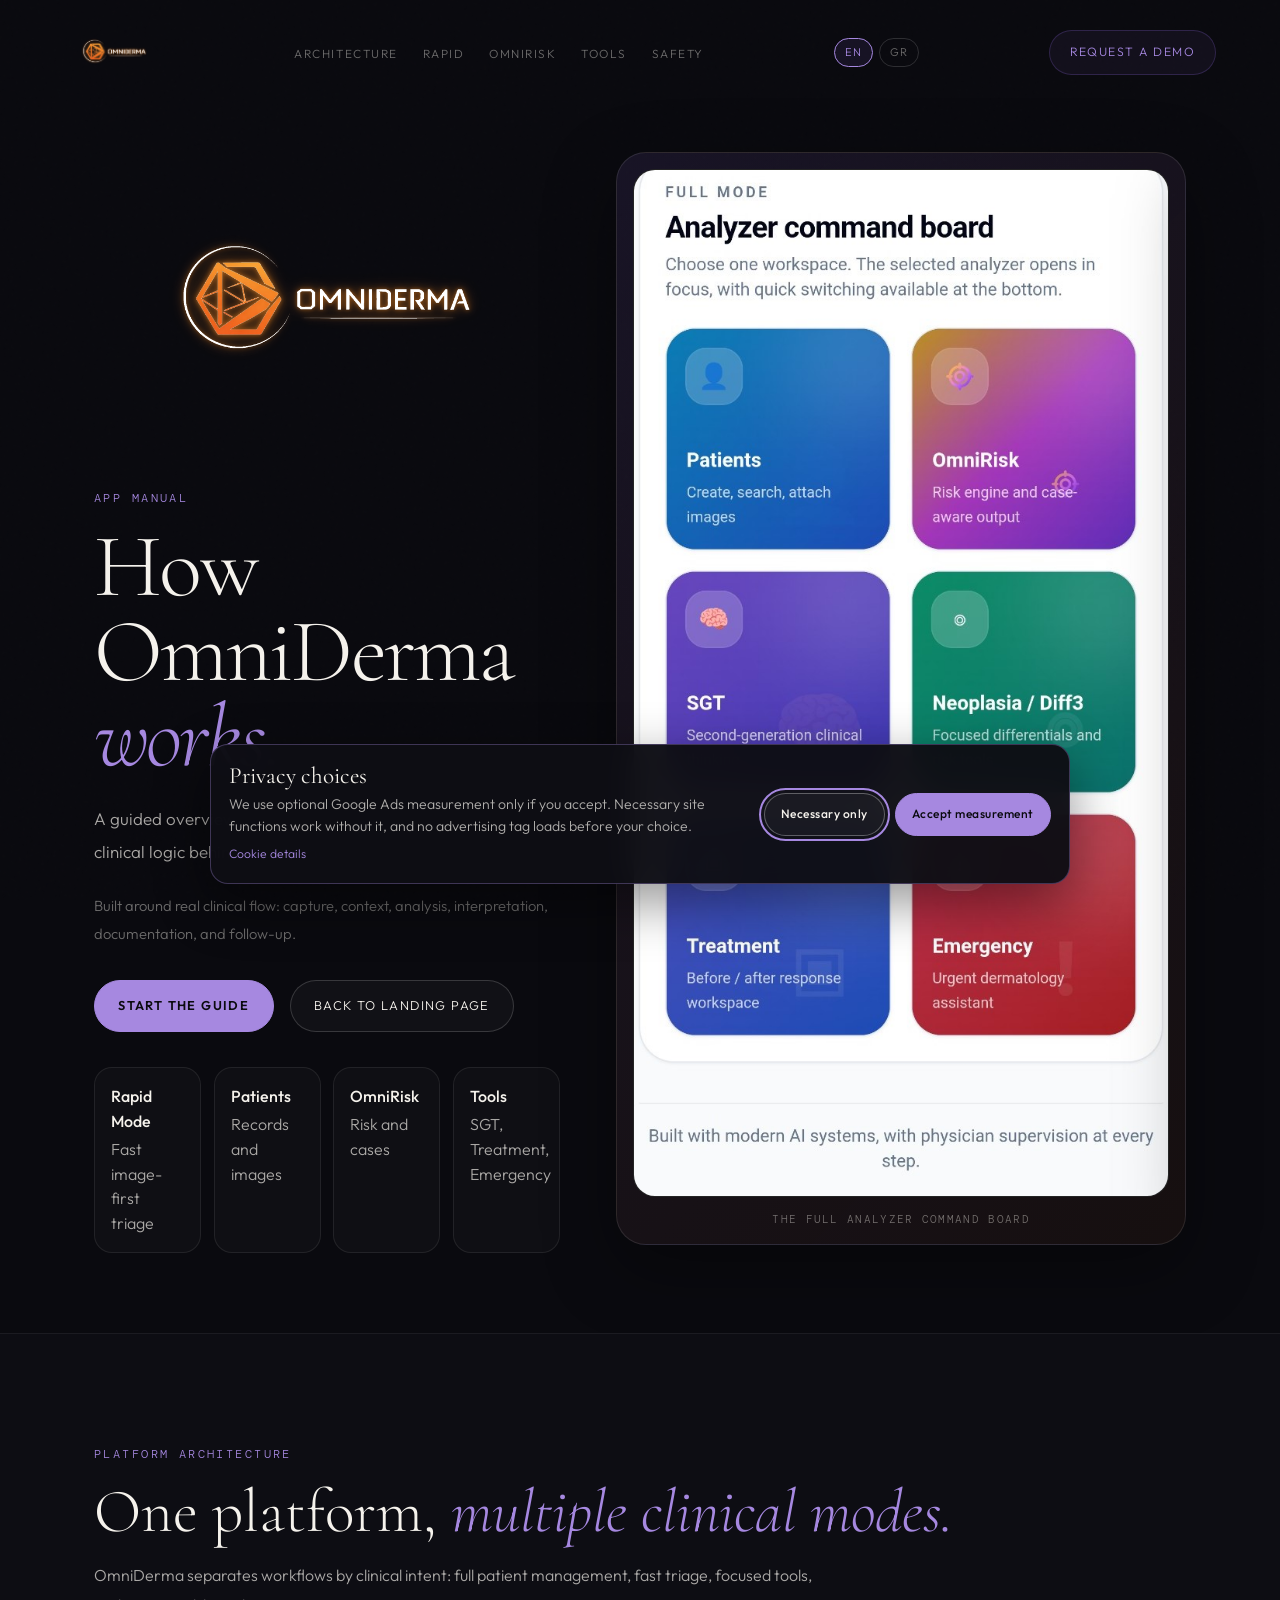
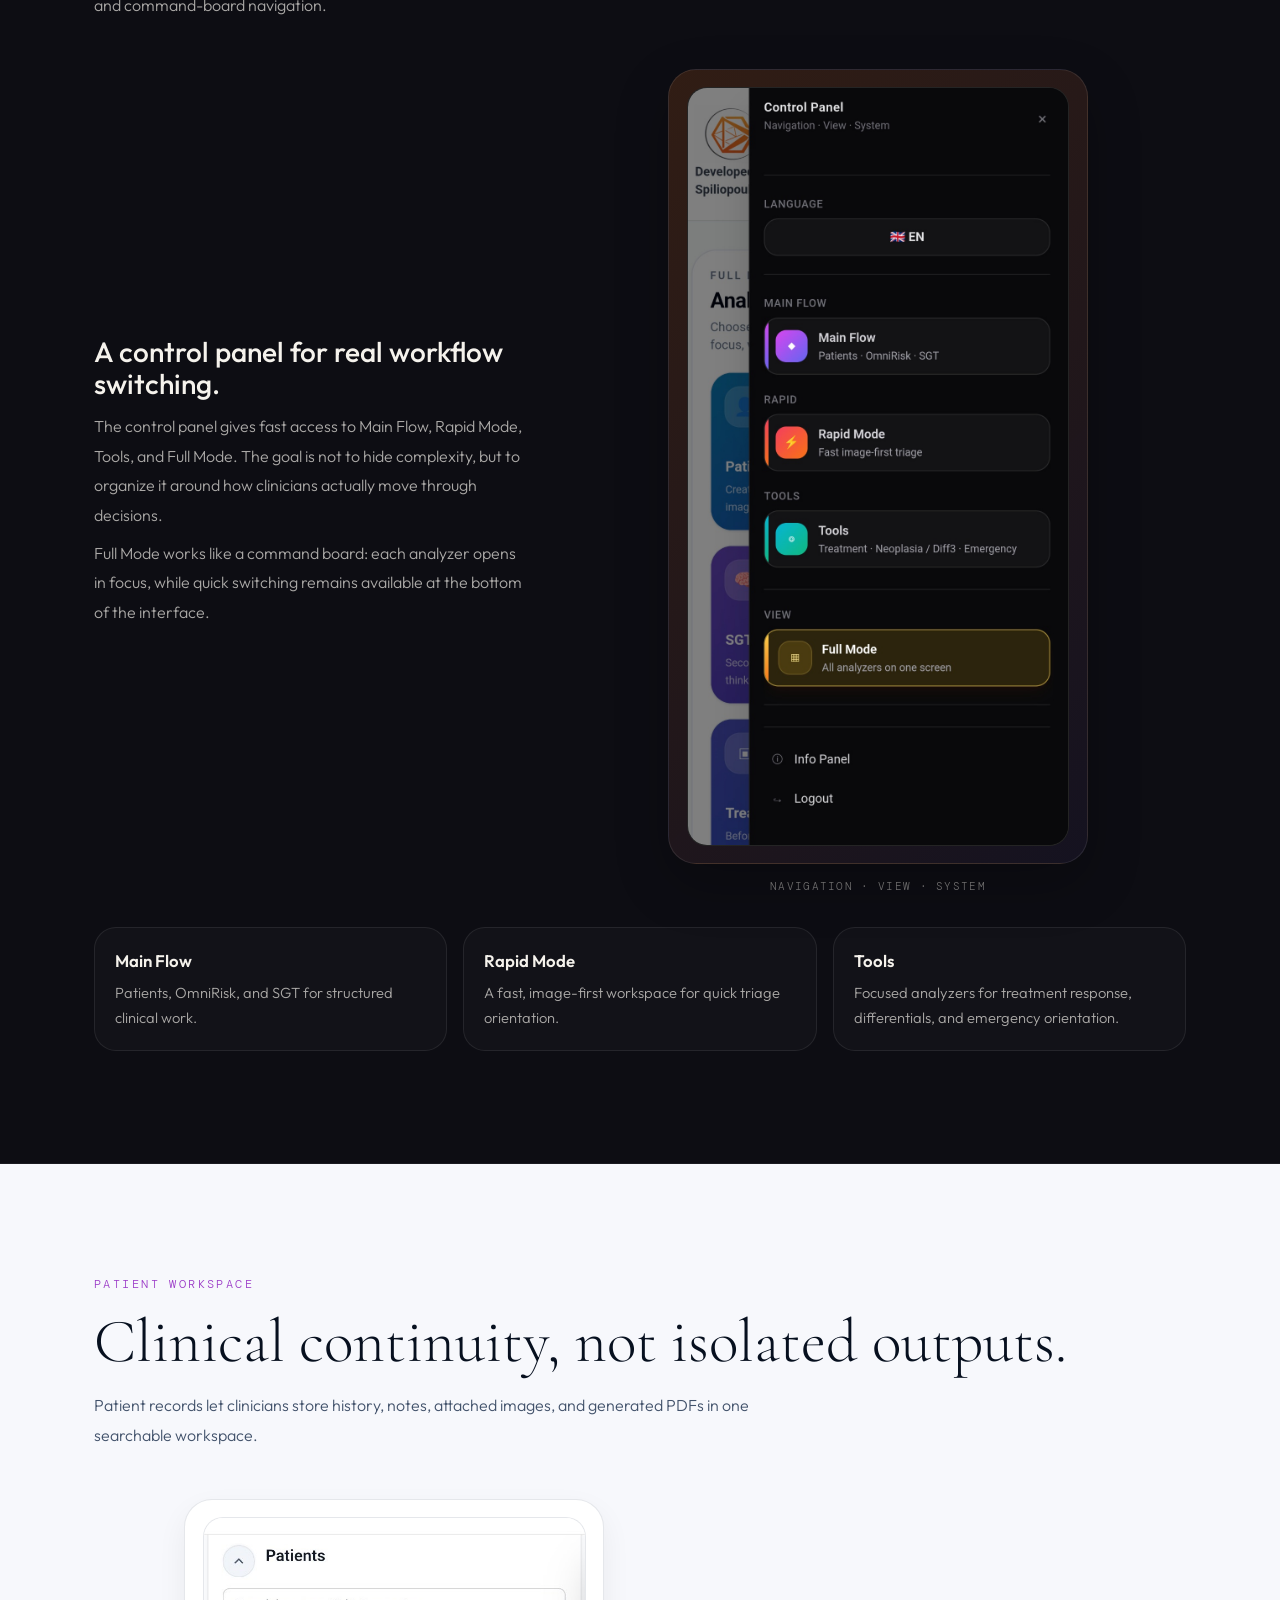
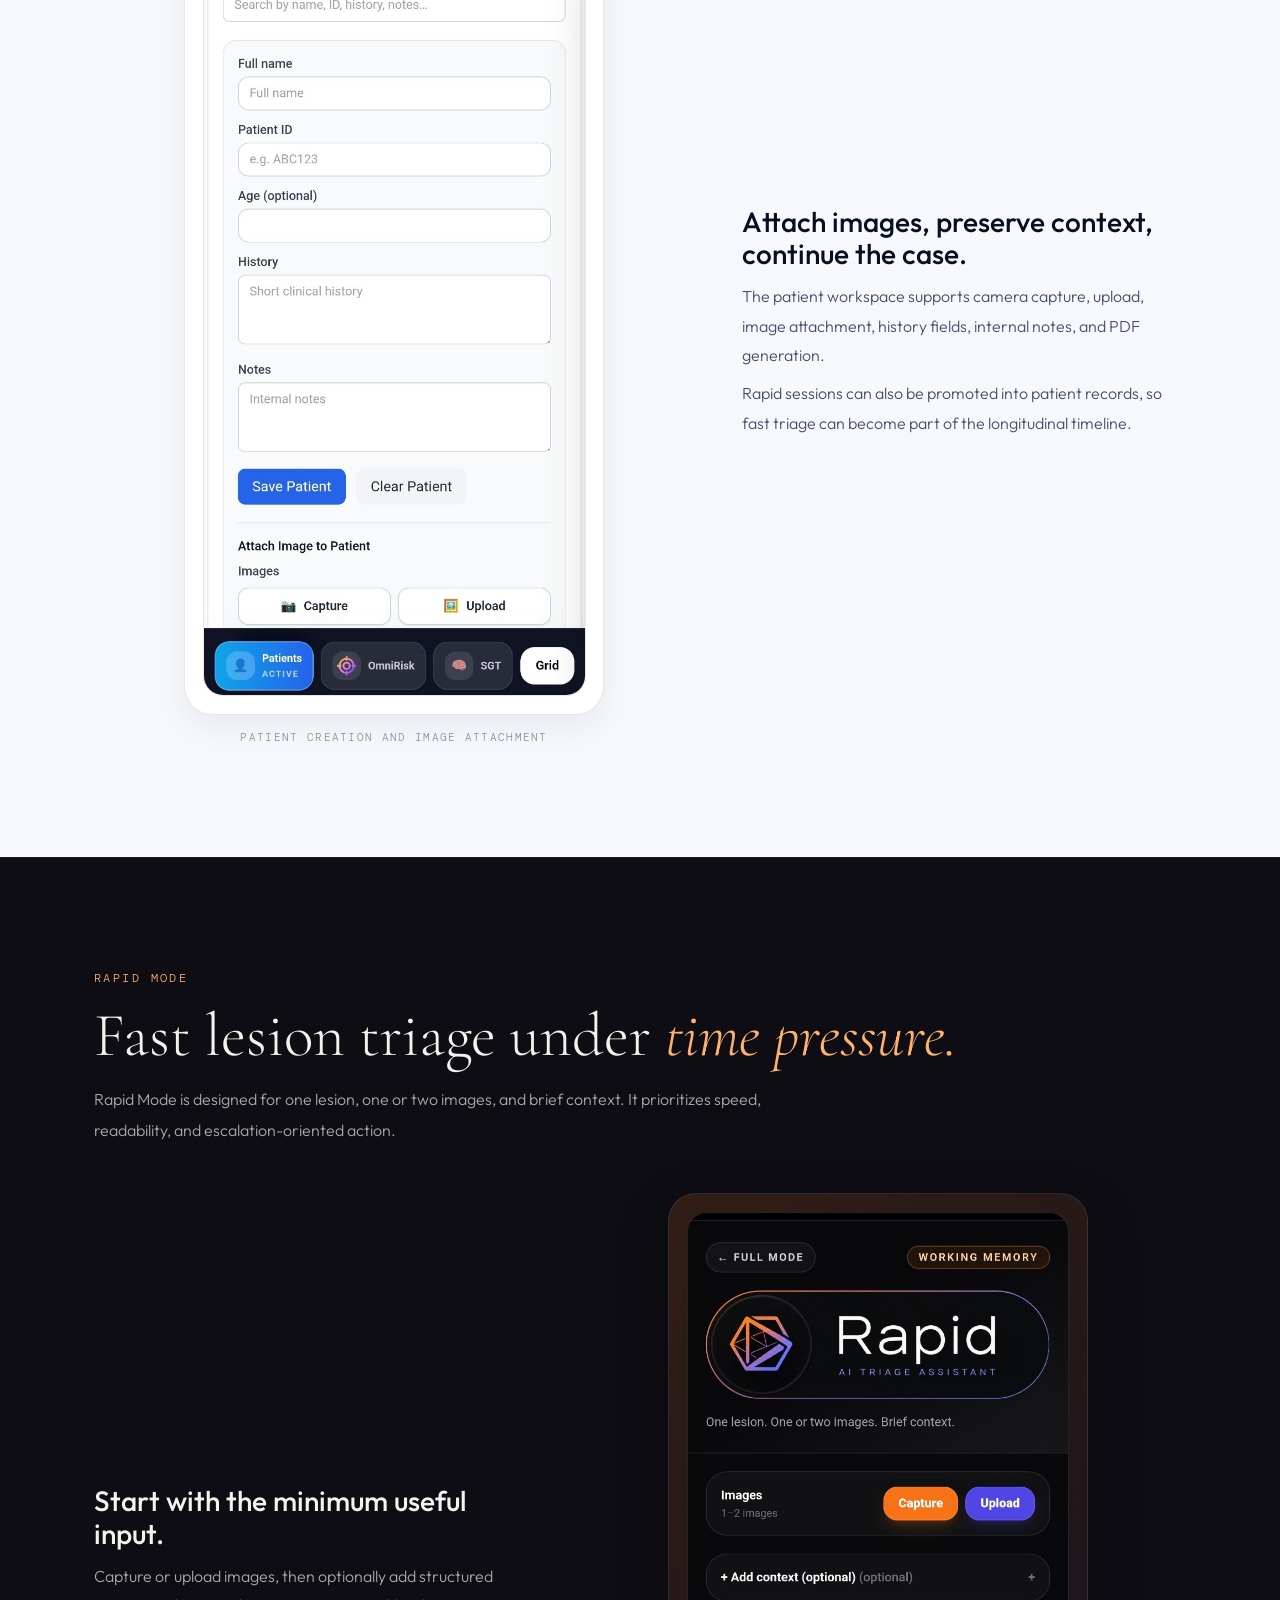
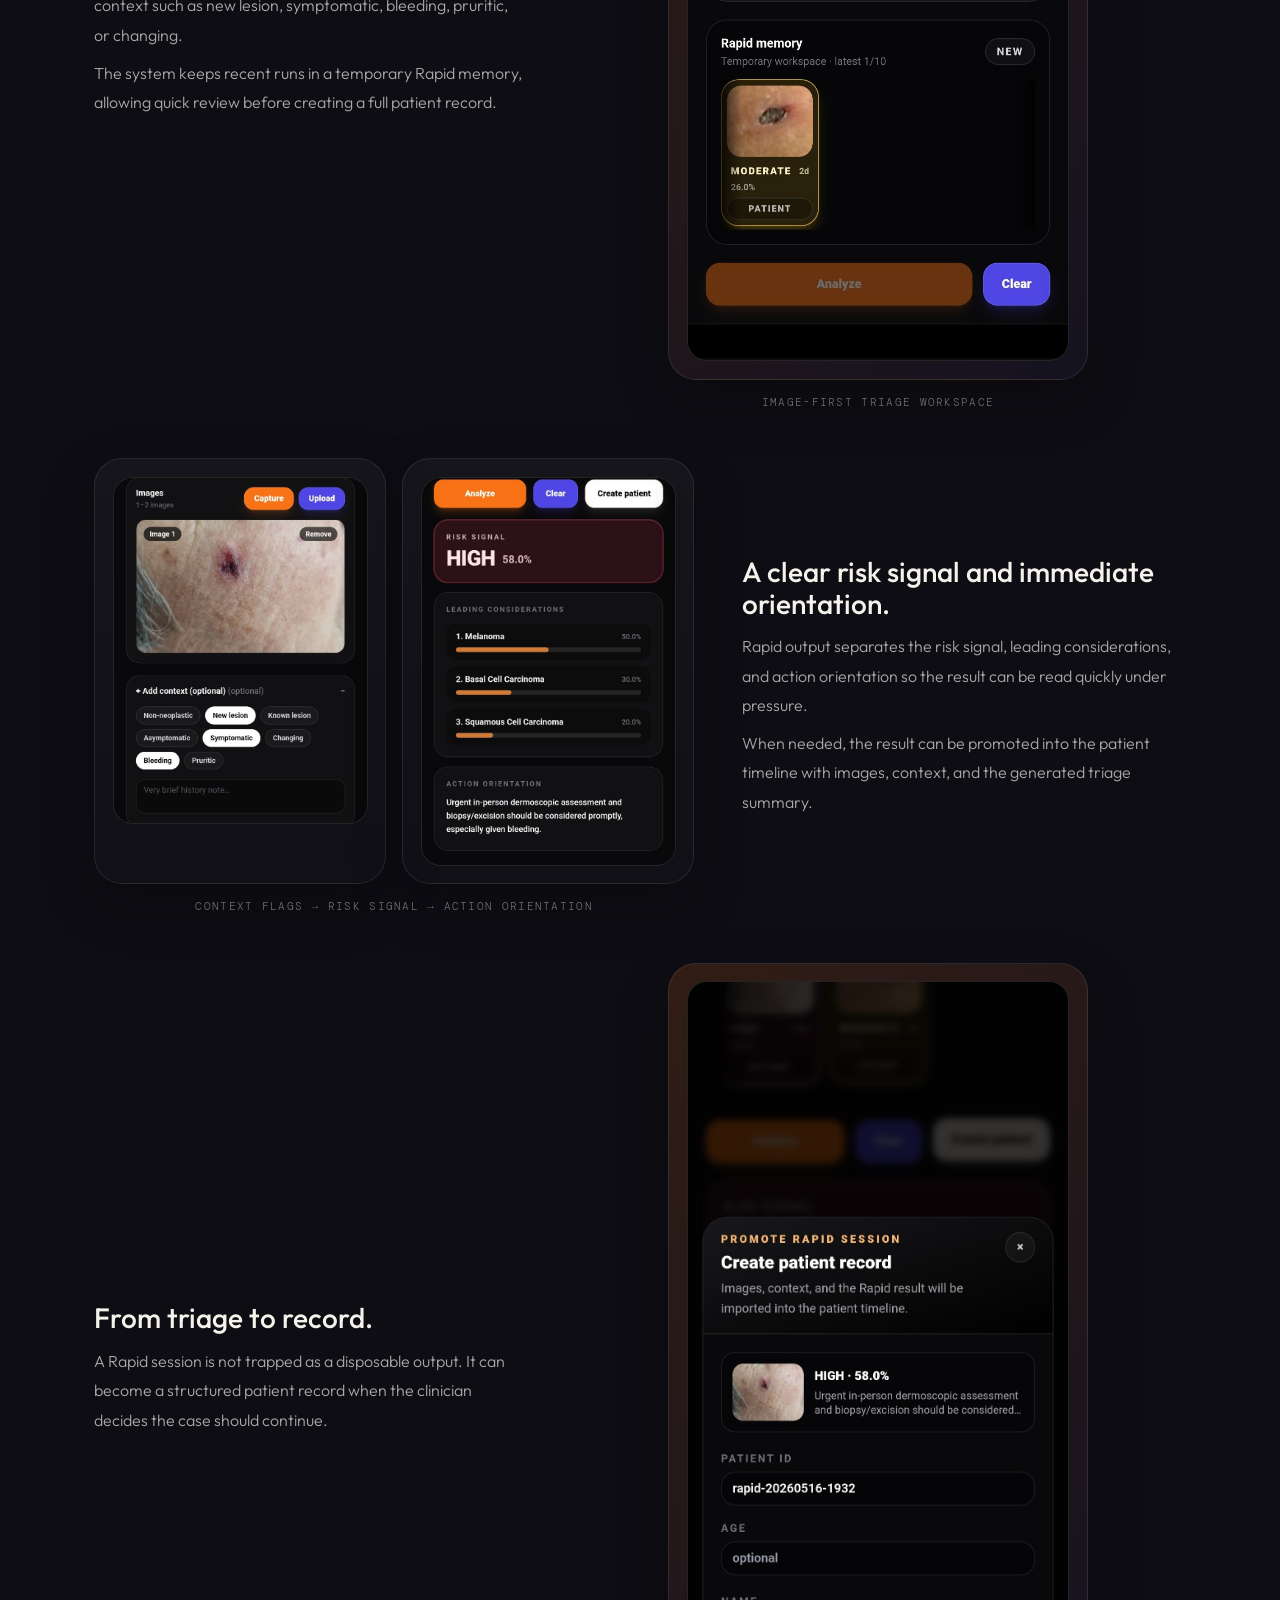
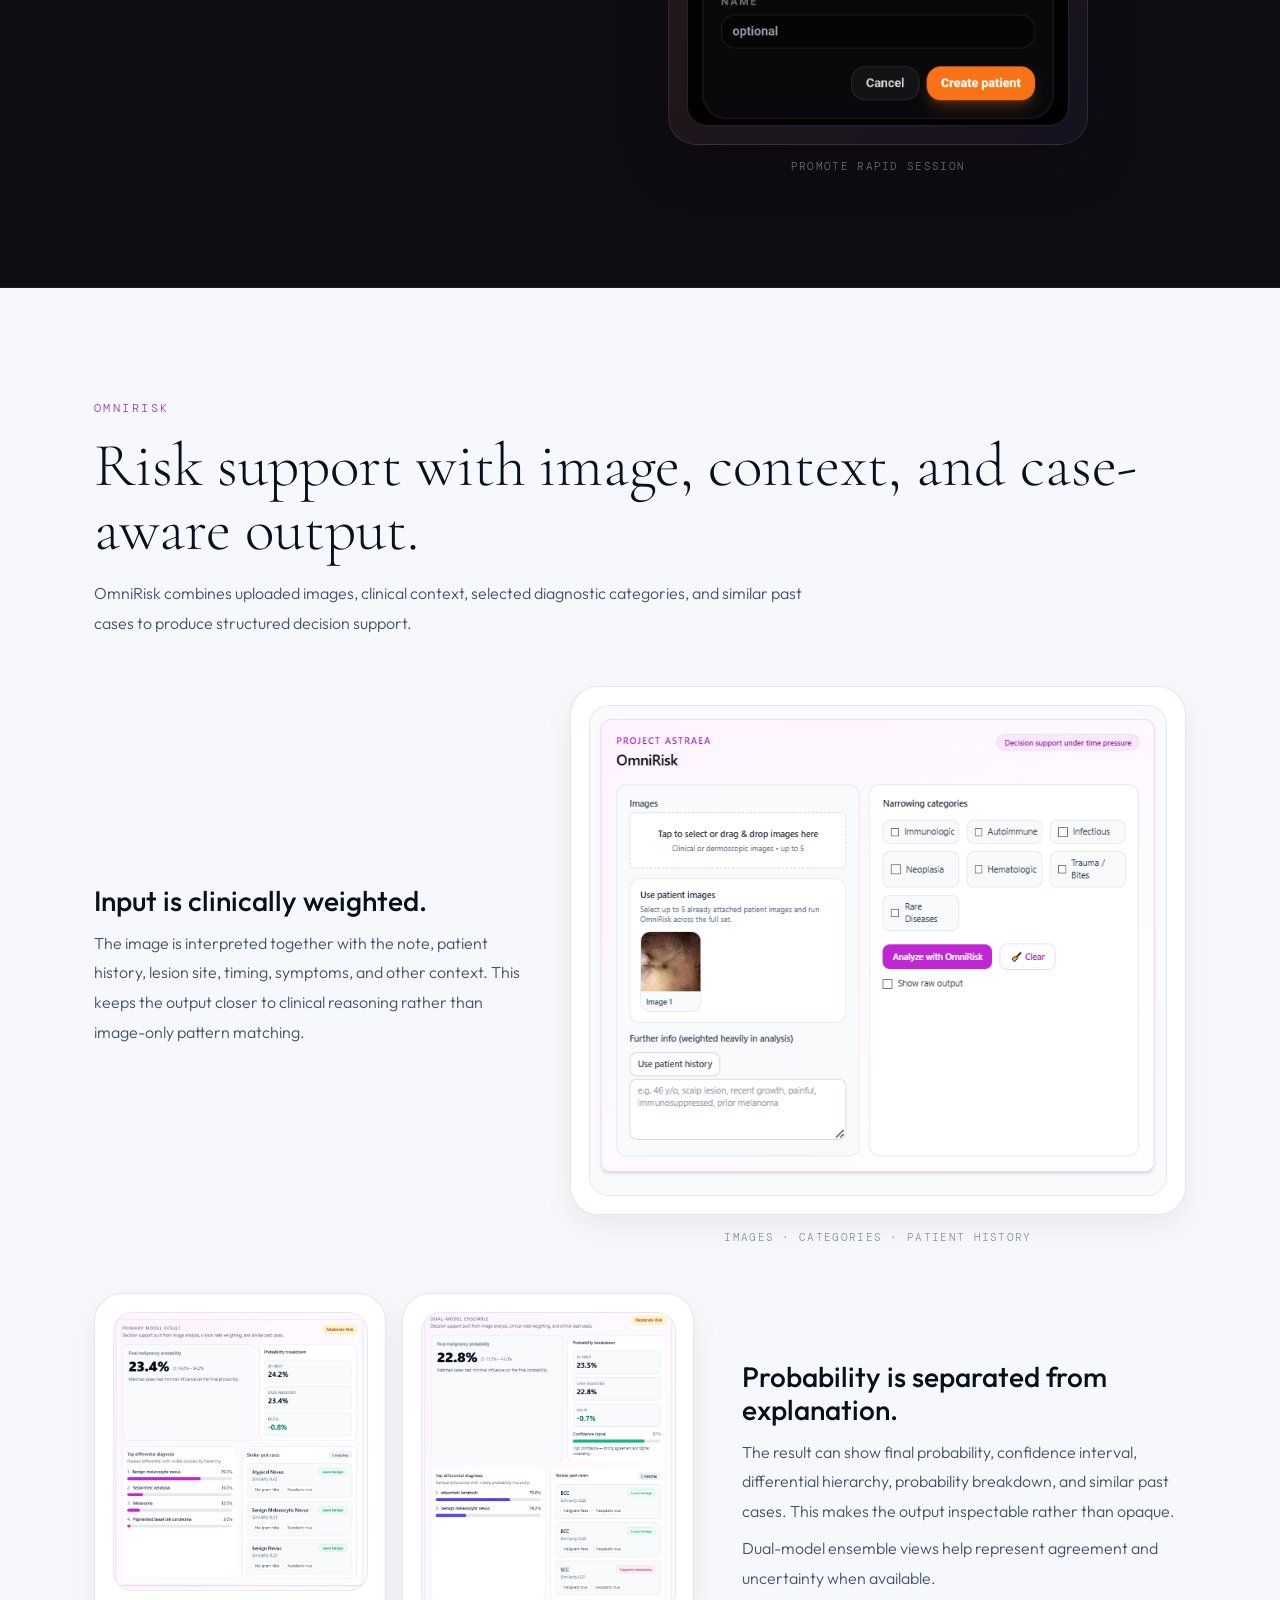
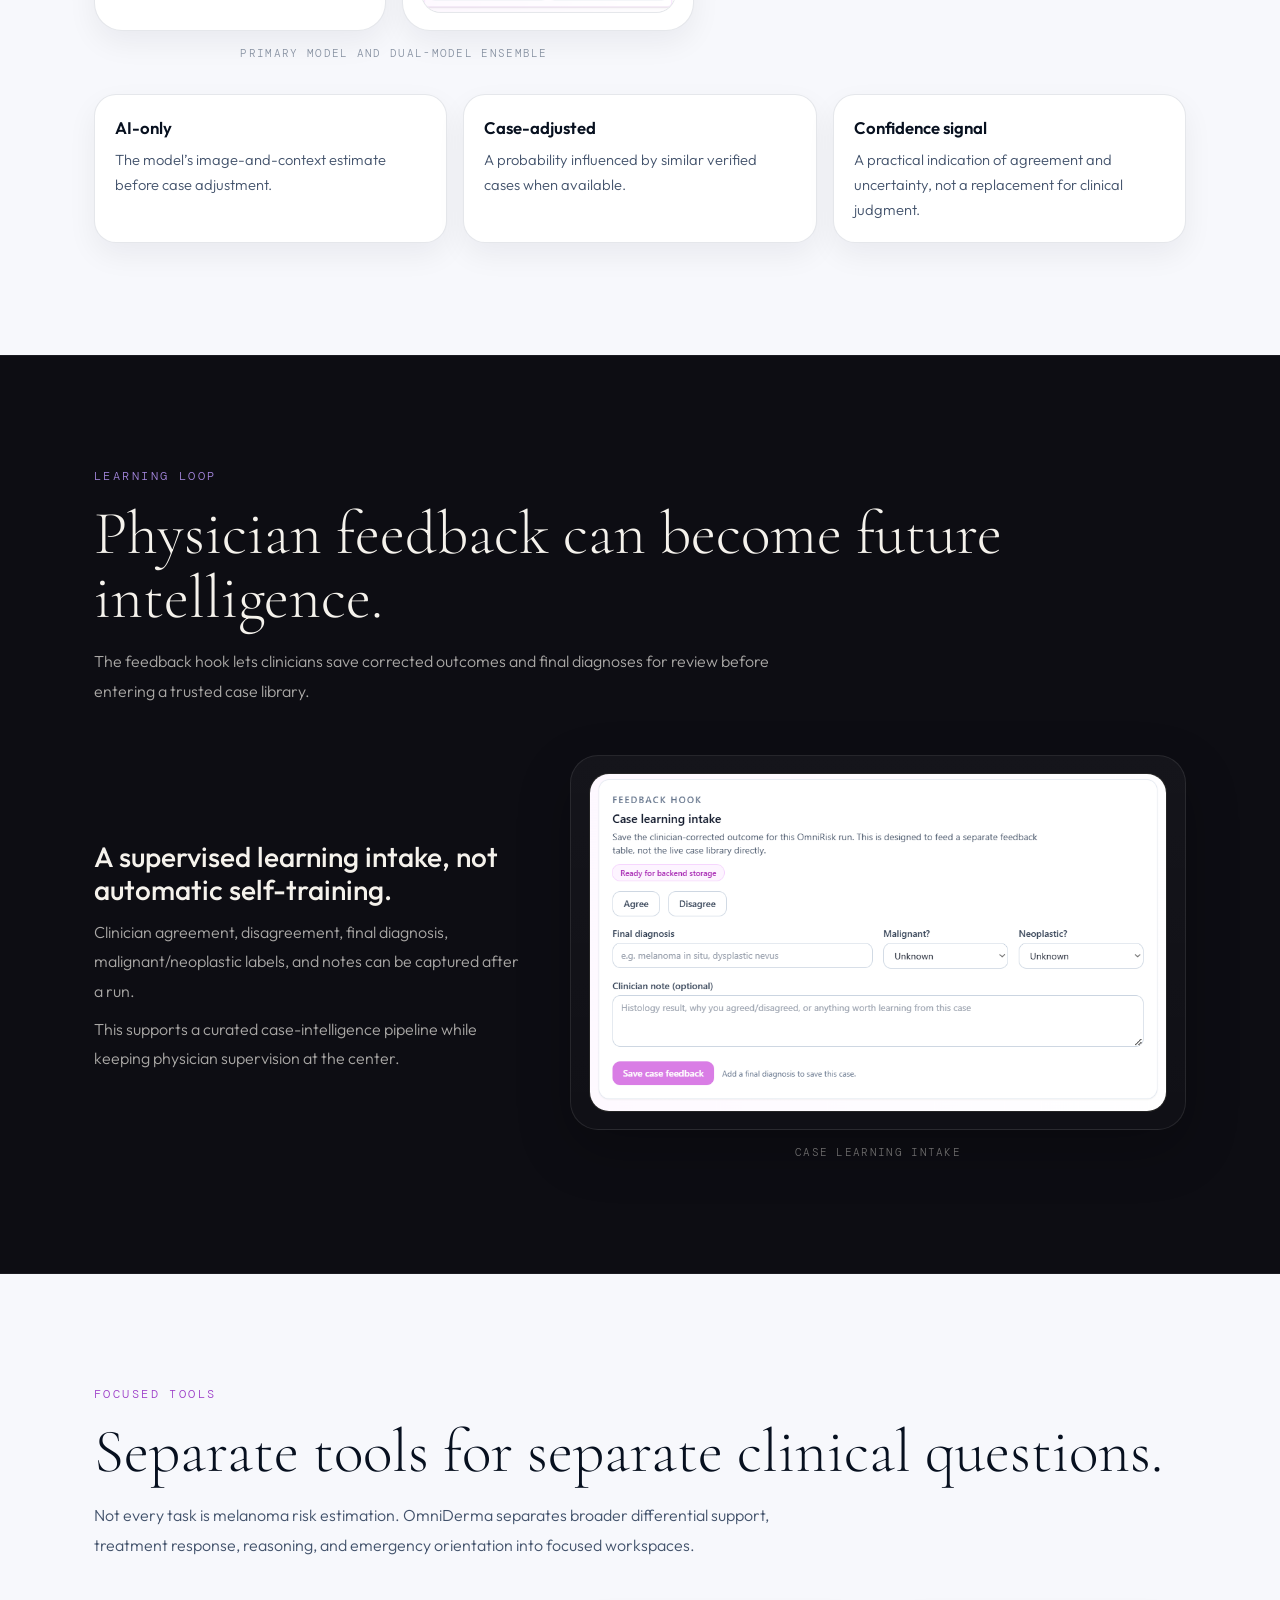
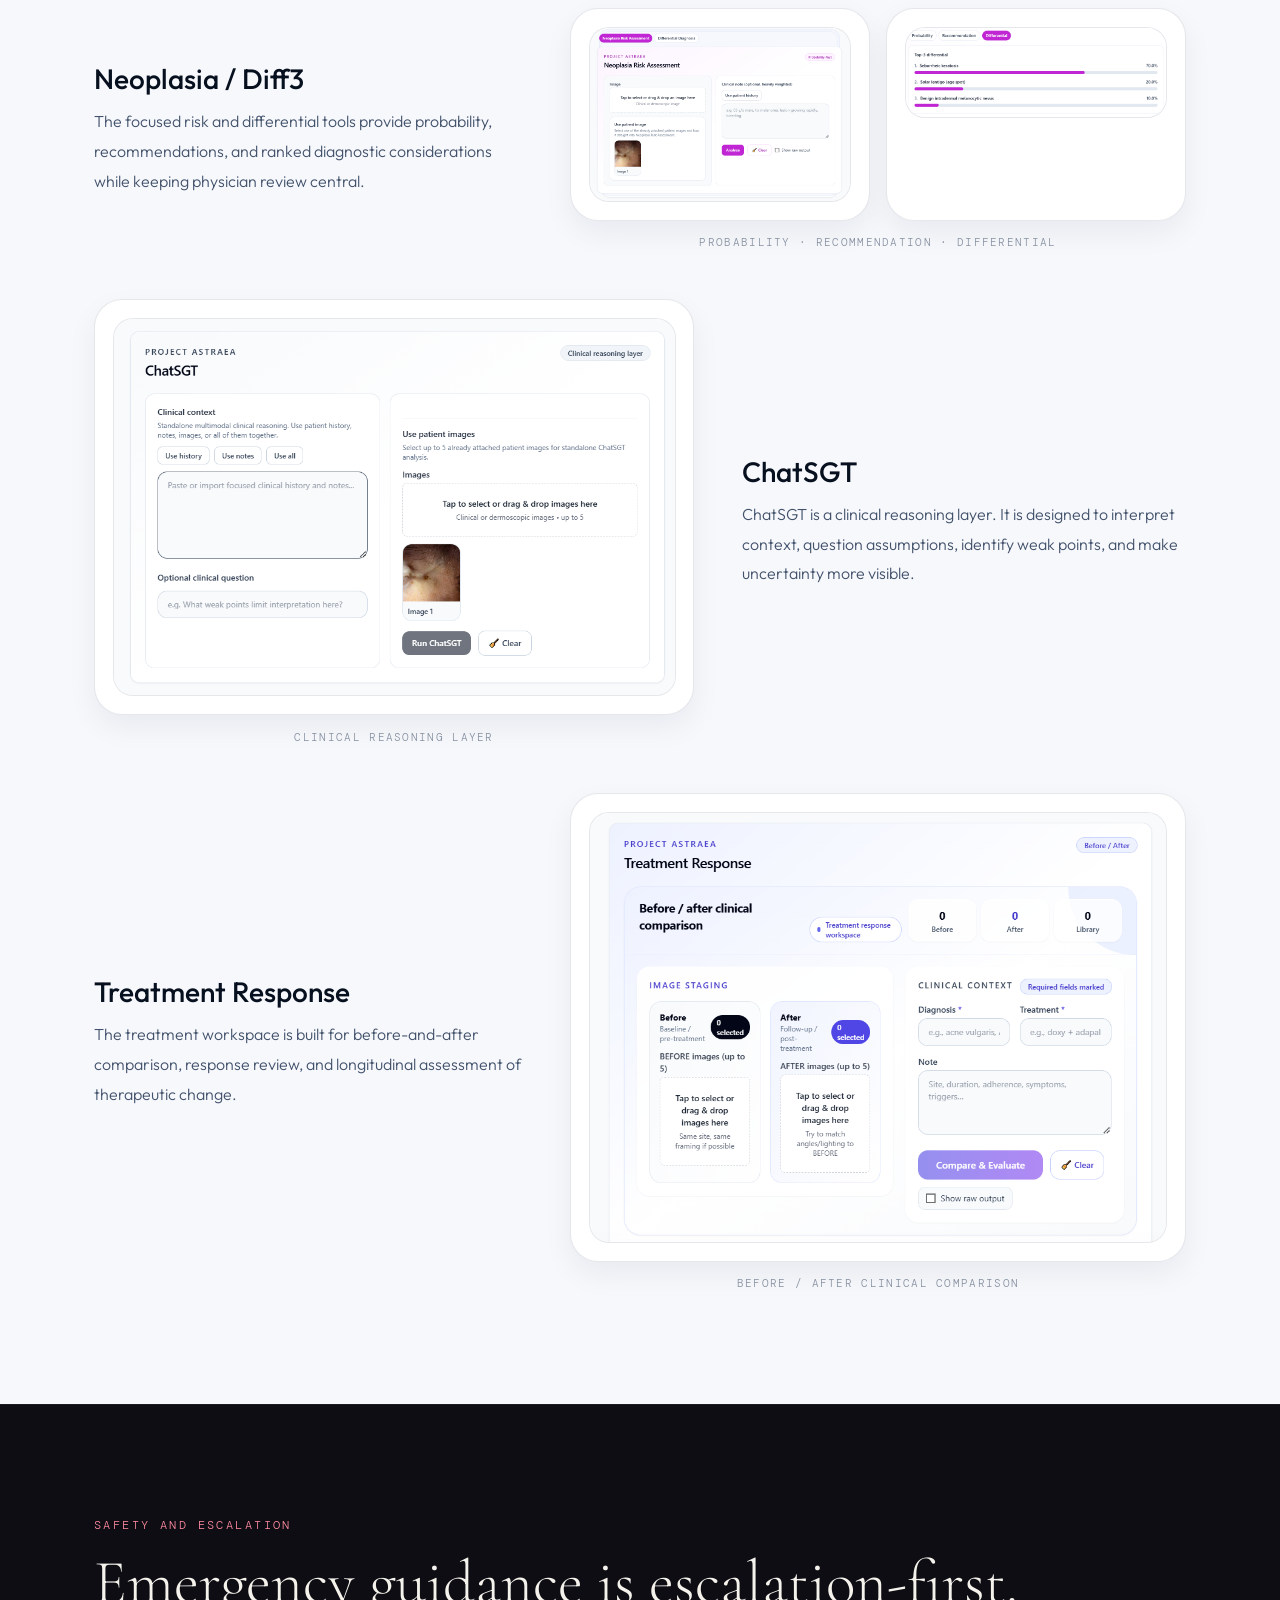
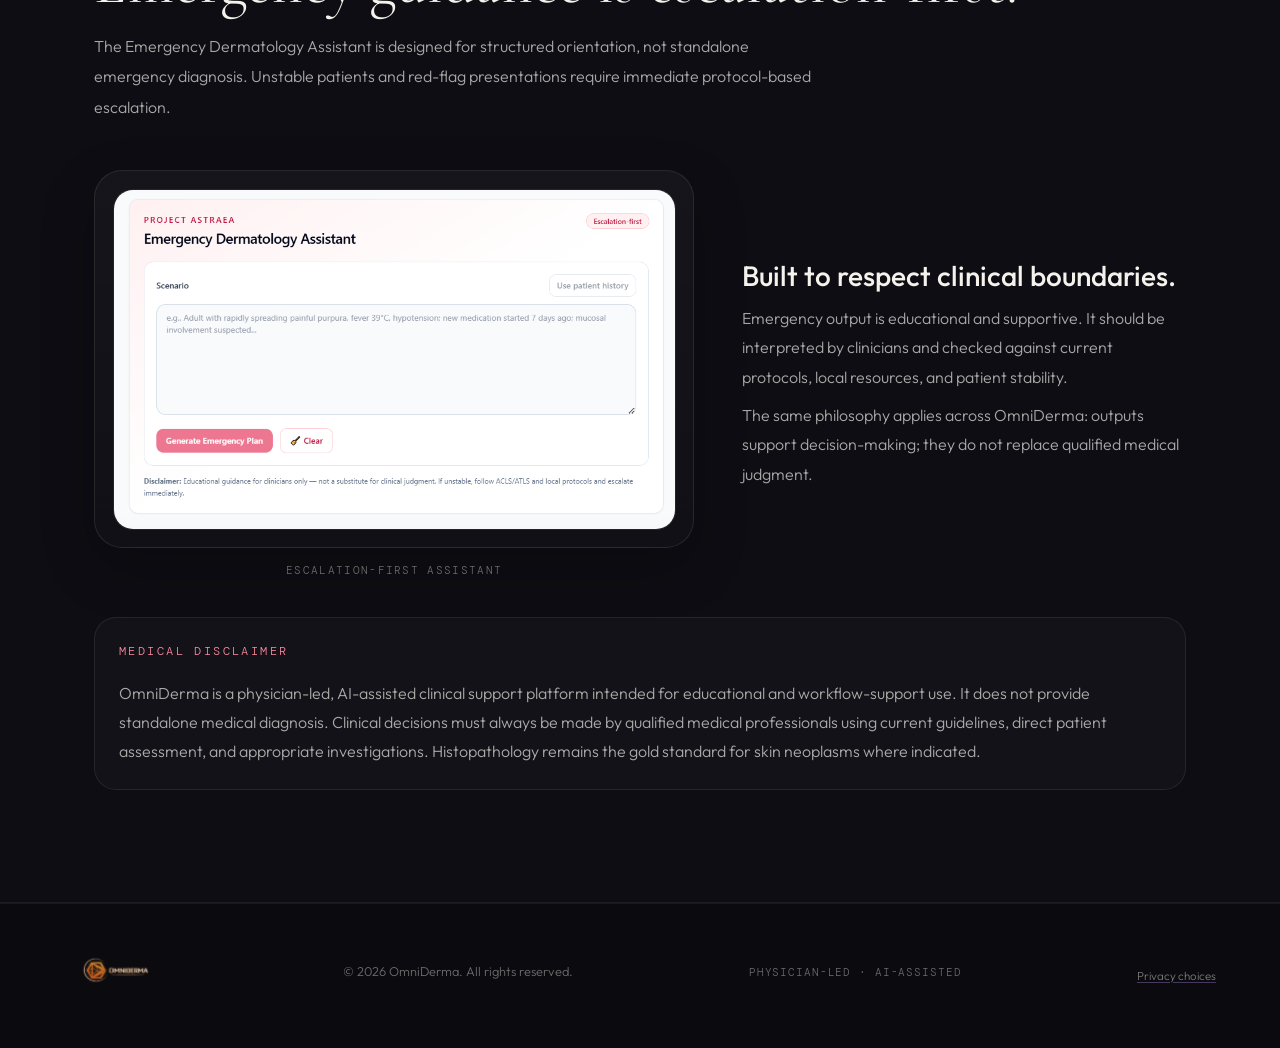
<file: app-manual/index.html>
<!DOCTYPE html>
<html lang="en">
<head>
  <link rel="icon" type="image/png" sizes="192x192" href="omnilogo_192x192.png">
  <meta charset="UTF-8" />
  <meta name="viewport" content="width=device-width, initial-scale=1.0" />
  <title>How OmniDerma Works — App Manual</title>
  <meta name="description" content="A guided overview of OmniDerma workflows, modules, clinical outputs, and platform logic." />
  <link rel="stylesheet" href="/cookie-consent.css">
  <script src="/cookie-consent.js"></script>
  <link rel="preconnect" href="https://fonts.googleapis.com">
  <link rel="preconnect" href="https://fonts.gstatic.com" crossorigin>
  <link href="https://fonts.googleapis.com/css2?family=Cormorant+Garamond:ital,wght@0,300;0,400;0,600;1,300;1,400&family=DM+Mono:wght@300;400;500&family=Outfit:wght@200;300;400;500;600;700&display=swap" rel="stylesheet">
  <style>
    *, *::before, *::after { box-sizing: border-box; }
    html { scroll-behavior: smooth; }
    :root {
      --bg:#0a0a0f; --bg-alt:#101019; --text:#f5f2ec; --text-soft:rgba(245,242,236,.68); --text-faint:rgba(245,242,236,.42);
      --ink:#07101f; --ink-soft:#42526b; --paper:#f7f8fc; --paper-soft:#ffffff;
      --accent:#7c5cbf; --accent-light:#a688e0; --accent-border:rgba(124,92,191,.28);
      --orange:#ff781c; --orange-light:#ffb26d; --red:#ef5775; --blue:#2e86ff; --green:#10b981; --cyan:#14b8a6;
      --container:1220px; --radius:28px; --nav-pad-x:4rem;
    }
    body { margin:0; background:var(--bg); color:var(--text); font-family:'Outfit',sans-serif; font-weight:300; line-height:1.55; overflow-x:hidden; }
    body::before { content:''; position:fixed; inset:0; pointer-events:none; opacity:.22; background-image:url("data:image/svg+xml,%3Csvg viewBox='0 0 256 256' xmlns='http://www.w3.org/2000/svg'%3E%3Cfilter id='noise'%3E%3CfeTurbulence type='fractalNoise' baseFrequency='0.9' numOctaves='4' stitchTiles='stitch'/%3E%3C/filter%3E%3Crect width='100%25' height='100%25' filter='url(%23noise)' opacity='0.045'/%3E%3C/svg%3E"); z-index:0; }
    img { display:block; max-width:100%; }
    a, button { font:inherit; }
    section, nav, footer { position:relative; z-index:1; }
    .container { max-width:var(--container); margin:0 auto; padding:0 4rem; }
    nav { position:fixed; inset:0 0 auto 0; display:flex; align-items:center; justify-content:space-between; padding:1.1rem var(--nav-pad-x); border-bottom:1px solid transparent; z-index:30; transition:background .25s ease,border-color .25s ease,backdrop-filter .25s ease; }
    nav.scrolled { background:rgba(10,10,15,.84); border-bottom-color:rgba(255,255,255,.08); backdrop-filter:blur(14px); }
    .nav-brand { display:inline-flex; align-items:center; color:var(--text); text-decoration:none; }
    .nav-brand img { height:70px; width:auto; }
    .nav-links { display:flex; gap:1.55rem; align-items:center; list-style:none; margin:0; padding:0; }
    .nav-links a { color:var(--text-faint); text-decoration:none; font-size:.74rem; letter-spacing:.13em; text-transform:uppercase; transition:color .2s ease; }
    .nav-links a:hover,.nav-links a:focus-visible { color:var(--text); }
    .lang-toggle { display:flex; gap:6px; align-items:center; }
    .lang-toggle button { background:transparent; color:var(--text-faint); border:1px solid rgba(255,255,255,.15); padding:5px 10px; border-radius:999px; font-size:.7rem; letter-spacing:.1em; cursor:pointer; transition:all .2s ease; }
    .lang-toggle button.active { color:var(--accent-light); border-color:var(--accent-light); background:rgba(124,92,191,.12); }
    .nav-cta { display:inline-flex; align-items:center; justify-content:center; min-height:44px; padding:.75rem 1.25rem; border:1px solid var(--accent-border); color:var(--accent-light); background:rgba(124,92,191,.08); border-radius:999px; text-decoration:none; font-size:.76rem; letter-spacing:.12em; text-transform:uppercase; }
    .hero { min-height:100vh; display:flex; align-items:center; padding:9rem 0 5rem; }
    .hero-grid { display:grid; grid-template-columns:minmax(0,.9fr) minmax(340px,1.1fr); gap:3.5rem; align-items:center; }
    .hero-logo { width:clamp(300px,38vw,540px); margin-bottom:1.4rem; }
    .eyebrow,.section-tag,.manual-label { font-family:'DM Mono',monospace; text-transform:uppercase; letter-spacing:.21em; color:var(--accent-light); font-size:.72rem; margin:0 0 1rem; }
    h1,h2,h3 { margin:0; }
    h1 { font-family:'Cormorant Garamond',serif; font-weight:300; font-size:clamp(3.2rem,7vw,6.6rem); line-height:.95; letter-spacing:-.03em; }
    h1 em,h2 em { color:var(--accent-light); font-style:italic; }
    .hero-sub { max-width:620px; margin:1.5rem 0 0; color:var(--text-soft); font-size:1.06rem; line-height:1.9; }
    .hero-actions { display:flex; flex-wrap:wrap; gap:1rem; margin-top:2rem; }
    .btn { display:inline-flex; align-items:center; justify-content:center; min-height:48px; padding:.95rem 1.45rem; border-radius:999px; text-decoration:none; font-size:.8rem; letter-spacing:.11em; text-transform:uppercase; transition:transform .15s ease, background .2s ease, border-color .2s ease; }
    .btn:hover { transform:translateY(-1px); }
    .btn-primary { color:#0a0a0f; background:var(--accent-light); border:1px solid var(--accent-light); font-weight:600; }
    .btn-secondary { color:var(--text); border:1px solid rgba(255,255,255,.16); background:rgba(255,255,255,.03); }
    .hero-shot { border:1px solid rgba(255,255,255,.10); border-radius:30px; padding:1rem; background:linear-gradient(135deg,rgba(124,92,191,.13),rgba(255,120,28,.05)); box-shadow:0 24px 70px rgba(0,0,0,.35); }
    .hero-shot img { border-radius:22px; cursor:pointer; }
    .quick-map { display:grid; grid-template-columns:repeat(4,minmax(0,1fr)); gap:.8rem; margin-top:2.2rem; }
    .quick-map a { text-decoration:none; color:var(--text-soft); border:1px solid rgba(255,255,255,.08); background:rgba(255,255,255,.025); border-radius:18px; padding:1rem; transition:all .2s ease; }
    .quick-map a:hover { color:var(--text); border-color:rgba(255,255,255,.22); transform:translateY(-1px); }
    .quick-map strong { display:block; color:var(--text); font-weight:500; margin-bottom:.2rem; }
    .section { padding:7rem 0; }
    .section.dark { background:#0d0d13; border-top:1px solid rgba(255,255,255,.06); border-bottom:1px solid rgba(255,255,255,.06); }
    .section.light { background:var(--paper); color:var(--ink); }
    .section.light .section-tag { color:#9b3bc7; }
    .section.light .section-lead,.section.light .manual-copy p,.section.light .mini-card p { color:var(--ink-soft); }
    .section.light .manual-card,.section.light .mini-card { background:#fff; border-color:rgba(40,60,90,.12); box-shadow:0 12px 30px rgba(16,24,40,.06); }
    .section-title { font-family:'Cormorant Garamond',serif; font-weight:300; line-height:1.04; font-size:clamp(2.45rem,4.8vw,4.2rem); }
    .section-lead { max-width:720px; margin:1rem 0 0; color:var(--text-soft); font-size:1rem; line-height:1.9; }
    .manual-row { display:grid; grid-template-columns:minmax(0,.82fr) minmax(0,1.18fr); gap:3rem; align-items:center; margin-top:3rem; }
    .manual-row.reverse { grid-template-columns:minmax(0,1.15fr) minmax(0,.85fr); }
    .manual-row.reverse .manual-copy { order:2; }
    .manual-row.reverse .manual-media { order:1; }
    .manual-copy h3 { font-size:1.75rem; line-height:1.15; font-weight:500; margin-bottom:.75rem; }
    .manual-copy p { color:var(--text-soft); line-height:1.85; margin:.5rem 0 0; }
    .manual-card { border:1px solid rgba(255,255,255,.09); border-radius:28px; padding:1.1rem; background:linear-gradient(180deg,rgba(255,255,255,.035),rgba(255,255,255,.015)); box-shadow:0 20px 54px rgba(0,0,0,.23); }
    .manual-card img,.screen { width:100%; border-radius:20px; border:1px solid rgba(255,255,255,.08); cursor:pointer; background:#111; }
    .section.light .manual-card img,.section.light .screen { border-color:rgba(40,60,90,.12); background:#fff; }
    .manual-card.phone { max-width:420px; margin:0 auto; background:linear-gradient(135deg,rgba(255,120,28,.15),rgba(124,92,191,.08)); }
    .pair-grid { display:grid; grid-template-columns:repeat(2,minmax(0,1fr)); gap:1rem; }
    .tri-grid { display:grid; grid-template-columns:repeat(3,minmax(0,1fr)); gap:1rem; margin-top:2rem; }
    .mini-card { border:1px solid rgba(255,255,255,.08); border-radius:22px; padding:1.25rem; background:rgba(255,255,255,.025); }
    .mini-card h4 { margin:0 0 .4rem; font-size:1.05rem; font-weight:600; }
    .mini-card p { margin:0; color:var(--text-soft); font-size:.92rem; line-height:1.7; }
    .accent-orange { --accent-light:var(--orange-light); --accent-border:rgba(255,120,28,.32); }
    .accent-red { --accent-light:#ff8aa0; --accent-border:rgba(239,87,117,.34); }
    .accent-green { --accent-light:#64e5bd; --accent-border:rgba(20,184,166,.30); }
    .caption { margin:.85rem 0 0; color:var(--text-faint); font-family:'DM Mono',monospace; font-size:.68rem; letter-spacing:.12em; text-transform:uppercase; text-align:center; }
    .section.light .caption { color:rgba(66,82,107,.62); }
    .disclaimer-box { margin-top:2.4rem; border:1px solid rgba(255,255,255,.08); border-radius:22px; padding:1.5rem; background:rgba(255,255,255,.025); color:var(--text-soft); line-height:1.8; }
    .section.light .disclaimer-box { background:#fff; border-color:rgba(40,60,90,.12); color:var(--ink-soft); }
    footer { display:flex; justify-content:space-between; align-items:center; gap:1rem; padding:2rem 4rem 2.5rem; border-top:1px solid rgba(255,255,255,.06); color:var(--text-faint); font-size:.8rem; }
    .footer-brand img { height:72px; opacity:.85; }
    .footer-meta { font-family:'DM Mono',monospace; letter-spacing:.08em; text-transform:uppercase; font-size:.68rem; }
    .reveal { opacity:0; transform:translateY(20px); transition:opacity .65s ease, transform .65s ease; }
    .reveal.visible { opacity:1; transform:translateY(0); }
    .image-modal { display:none; position:fixed; inset:0; z-index:9999; background:rgba(0,0,0,.9); align-items:center; justify-content:center; padding:2rem; }
    .image-modal.open { display:flex; }
    .image-modal img { max-width:min(1180px,94vw); max-height:88vh; width:auto; height:auto; border-radius:16px; border:1px solid rgba(255,255,255,.14); background:#111; box-shadow:0 24px 70px rgba(0,0,0,.5); }
    .image-modal .close { position:absolute; top:20px; right:28px; color:white; font-size:42px; line-height:1; cursor:pointer; }
    a:focus-visible,button:focus-visible,img:focus-visible { outline:2px solid var(--accent-light); outline-offset:3px; }
    @media (max-width:1100px){ .hero-grid,.manual-row,.manual-row.reverse{grid-template-columns:1fr;} .manual-row.reverse .manual-copy,.manual-row.reverse .manual-media{order:initial;} .quick-map{grid-template-columns:repeat(2,1fr);} .tri-grid{grid-template-columns:1fr;} }
    @media (max-width:900px){ :root{--nav-pad-x:1.1rem;} .container{padding:0 1.15rem;} nav{padding:1rem 1.1rem;} .nav-brand img{height:70px;} .nav-links{display:none;} .nav-cta{display:none;} .lang-toggle{margin-left:auto;} .hero{padding-top:8rem;} .quick-map,.pair-grid{grid-template-columns:1fr;} .section{padding:5rem 0;} footer{flex-direction:column;text-align:center;padding-left:1.2rem;padding-right:1.2rem;} }
    @media (prefers-reduced-motion:reduce){ html{scroll-behavior:auto;} *,*::before,*::after{animation:none!important;transition:none!important;} .reveal{opacity:1!important;transform:none!important;} }
  </style>
</head>
<body>
  <nav id="nav">
    <a href="/" class="nav-brand" aria-label="OmniDerma home"><img src="omniderma-logo.png" alt="OmniDerma logo"></a>
    <ul class="nav-links" aria-label="Manual sections">
      <li><a href="#architecture" data-i18n="navArchitecture">Architecture</a></li>
      <li><a href="#rapid" data-i18n="navRapid">Rapid</a></li>
      <li><a href="#omnirisk" data-i18n="navOmniRisk">OmniRisk</a></li>
      <li><a href="#tools" data-i18n="navTools">Tools</a></li>
      <li><a href="#safety" data-i18n="navSafety">Safety</a></li>
    </ul>
    <div class="lang-toggle"><button id="lang-en" type="button">EN</button><button id="lang-gr" type="button">GR</button></div>
    <a href="mailto:info@omniderma.health" class="nav-cta" data-i18n="navDemo">Request a Demo</a>
  </nav>

  <section class="hero" id="top">
    <div class="container hero-grid">
      <div>
        <img src="omniderma-logo.png" class="hero-logo reveal visible" alt="OmniDerma">
        <p class="eyebrow reveal visible" data-i18n="heroEyebrow">App manual</p>
        <h1 class="reveal visible" data-i18n-html="heroTitle">How OmniDerma <em>works.</em></h1>
        <p class="hero-sub reveal visible" data-i18n="heroSub">A guided overview of the platform, its workflows, and the clinical logic behind each module.</p>
        <p class="hero-sub reveal visible" style="font-size:.92rem;color:var(--text-faint);" data-i18n="heroNote">Built around real clinical flow: capture, context, analysis, interpretation, documentation, and follow-up.</p>
        <div class="hero-actions reveal visible"><a class="btn btn-primary" href="#architecture" data-i18n="heroBtn1">Start the guide</a><a class="btn btn-secondary" href="/" data-i18n="heroBtn2">Back to landing page</a></div>
        <div class="quick-map reveal visible">
          <a href="#rapid"><strong data-i18n="mapRapidT">Rapid Mode</strong><span data-i18n="mapRapidD">Fast image-first triage</span></a>
          <a href="#patients"><strong data-i18n="mapPatientT">Patients</strong><span data-i18n="mapPatientD">Records and images</span></a>
          <a href="#omnirisk"><strong data-i18n="mapOmniT">OmniRisk</strong><span data-i18n="mapOmniD">Risk and cases</span></a>
          <a href="#tools"><strong data-i18n="mapToolsT">Tools</strong><span data-i18n="mapToolsD">SGT, Treatment, Emergency</span></a>
        </div>
      </div>
      <div class="hero-shot reveal visible"><img src="manual-full-mode.jpg" class="screen" alt="OmniDerma full mode command board"><p class="caption" data-i18n="heroCaption">The full analyzer command board</p></div>
    </div>
  </section>

  <section class="section dark" id="architecture">
    <div class="container">
      <p class="section-tag reveal" data-i18n="archTag">Platform architecture</p>
      <h2 class="section-title reveal" data-i18n-html="archTitle">One platform, <em>multiple clinical modes.</em></h2>
      <p class="section-lead reveal" data-i18n="archLead">OmniDerma separates workflows by clinical intent: full patient management, fast triage, focused tools, and command-board navigation.</p>
      <div class="manual-row">
        <div class="manual-copy reveal">
          <h3 data-i18n="archH">A control panel for real workflow switching.</h3>
          <p data-i18n="archP1">The control panel gives fast access to Main Flow, Rapid Mode, Tools, and Full Mode. The goal is not to hide complexity, but to organize it around how clinicians actually move through decisions.</p>
          <p data-i18n="archP2">Full Mode works like a command board: each analyzer opens in focus, while quick switching remains available at the bottom of the interface.</p>
        </div>
        <div class="manual-media reveal"><div class="manual-card phone"><img src="manual-control-panel.jpg" class="screen" alt="OmniDerma control panel"></div><p class="caption" data-i18n="archCaption">Navigation · View · System</p></div>
      </div>
      <div class="tri-grid reveal">
        <div class="mini-card"><h4 data-i18n="archC1T">Main Flow</h4><p data-i18n="archC1D">Patients, OmniRisk, and SGT for structured clinical work.</p></div>
        <div class="mini-card"><h4 data-i18n="archC2T">Rapid Mode</h4><p data-i18n="archC2D">A fast, image-first workspace for quick triage orientation.</p></div>
        <div class="mini-card"><h4 data-i18n="archC3T">Tools</h4><p data-i18n="archC3D">Focused analyzers for treatment response, differentials, and emergency orientation.</p></div>
      </div>
    </div>
  </section>

  <section class="section light" id="patients">
    <div class="container">
      <p class="section-tag reveal" data-i18n="patientsTag">Patient workspace</p>
      <h2 class="section-title reveal" data-i18n-html="patientsTitle">Clinical continuity, not isolated outputs.</h2>
      <p class="section-lead reveal" data-i18n="patientsLead">Patient records let clinicians store history, notes, attached images, and generated PDFs in one searchable workspace.</p>
      <div class="manual-row reverse">
        <div class="manual-copy reveal"><h3 data-i18n="patientsH">Attach images, preserve context, continue the case.</h3><p data-i18n="patientsP1">The patient workspace supports camera capture, upload, image attachment, history fields, internal notes, and PDF generation.</p><p data-i18n="patientsP2">Rapid sessions can also be promoted into patient records, so fast triage can become part of the longitudinal timeline.</p></div>
        <div class="manual-media reveal"><div class="manual-card phone"><img src="manual-patient-mobile.jpg" class="screen" alt="OmniDerma patient workspace on mobile"></div><p class="caption" data-i18n="patientsCaption">Patient creation and image attachment</p></div>
      </div>
    </div>
  </section>

  <section class="section dark accent-orange" id="rapid">
    <div class="container">
      <p class="section-tag reveal" data-i18n="rapidTag">Rapid Mode</p>
      <h2 class="section-title reveal" data-i18n-html="rapidTitle">Fast lesion triage under <em>time pressure.</em></h2>
      <p class="section-lead reveal" data-i18n="rapidLead">Rapid Mode is designed for one lesion, one or two images, and brief context. It prioritizes speed, readability, and escalation-oriented action.</p>
      <div class="manual-row">
        <div class="manual-copy reveal"><h3 data-i18n="rapidH1">Start with the minimum useful input.</h3><p data-i18n="rapidP1">Capture or upload images, then optionally add structured context such as new lesion, symptomatic, bleeding, pruritic, or changing.</p><p data-i18n="rapidP2">The system keeps recent runs in a temporary Rapid memory, allowing quick review before creating a full patient record.</p></div>
        <div class="manual-media reveal"><div class="manual-card phone"><img src="manual-rapid-home.jpg" class="screen" alt="Rapid Mode home screen"></div><p class="caption" data-i18n="rapidCaption1">Image-first triage workspace</p></div>
      </div>
      <div class="manual-row reverse">
        <div class="manual-copy reveal"><h3 data-i18n="rapidH2">A clear risk signal and immediate orientation.</h3><p data-i18n="rapidP3">Rapid output separates the risk signal, leading considerations, and action orientation so the result can be read quickly under pressure.</p><p data-i18n="rapidP4">When needed, the result can be promoted into the patient timeline with images, context, and the generated triage summary.</p></div>
        <div class="manual-media reveal"><div class="pair-grid"><div class="manual-card"><img src="manual-rapid-context.jpg" class="screen" alt="Rapid Mode context selection"></div><div class="manual-card"><img src="manual-rapid-output.jpg" class="screen" alt="Rapid Mode output"></div></div><p class="caption" data-i18n="rapidCaption2">Context flags → risk signal → action orientation</p></div>
      </div>
      <div class="manual-row">
        <div class="manual-copy reveal"><h3 data-i18n="rapidH3">From triage to record.</h3><p data-i18n="rapidP5">A Rapid session is not trapped as a disposable output. It can become a structured patient record when the clinician decides the case should continue.</p></div>
        <div class="manual-media reveal"><div class="manual-card phone"><img src="manual-rapid-promote.jpg" class="screen" alt="Promote Rapid session to patient record"></div><p class="caption" data-i18n="rapidCaption3">Promote Rapid session</p></div>
      </div>
    </div>
  </section>

  <section class="section light" id="omnirisk">
    <div class="container">
      <p class="section-tag reveal" data-i18n="omniTag">OmniRisk</p>
      <h2 class="section-title reveal" data-i18n-html="omniTitle">Risk support with image, context, and case-aware output.</h2>
      <p class="section-lead reveal" data-i18n="omniLead">OmniRisk combines uploaded images, clinical context, selected diagnostic categories, and similar past cases to produce structured decision support.</p>
      <div class="manual-row">
        <div class="manual-copy reveal"><h3 data-i18n="omniH1">Input is clinically weighted.</h3><p data-i18n="omniP1">The image is interpreted together with the note, patient history, lesion site, timing, symptoms, and other context. This keeps the output closer to clinical reasoning rather than image-only pattern matching.</p></div>
        <div class="manual-media reveal"><div class="manual-card"><img src="manual-omnirisk-input.png" class="screen" alt="OmniRisk input panel"></div><p class="caption" data-i18n="omniCaption1">Images · categories · patient history</p></div>
      </div>
      <div class="manual-row reverse">
        <div class="manual-copy reveal"><h3 data-i18n="omniH2">Probability is separated from explanation.</h3><p data-i18n="omniP2">The result can show final probability, confidence interval, differential hierarchy, probability breakdown, and similar past cases. This makes the output inspectable rather than opaque.</p><p data-i18n="omniP3">Dual-model ensemble views help represent agreement and uncertainty when available.</p></div>
        <div class="manual-media reveal"><div class="pair-grid"><div class="manual-card"><img src="manual-omnirisk-primary.png" class="screen" alt="OmniRisk primary model result"></div><div class="manual-card"><img src="manual-omnirisk-ensemble.png" class="screen" alt="OmniRisk ensemble result"></div></div><p class="caption" data-i18n="omniCaption2">Primary model and dual-model ensemble</p></div>
      </div>
      <div class="tri-grid reveal">
        <div class="mini-card"><h4 data-i18n="omniC1T">AI-only</h4><p data-i18n="omniC1D">The model’s image-and-context estimate before case adjustment.</p></div>
        <div class="mini-card"><h4 data-i18n="omniC2T">Case-adjusted</h4><p data-i18n="omniC2D">A probability influenced by similar verified cases when available.</p></div>
        <div class="mini-card"><h4 data-i18n="omniC3T">Confidence signal</h4><p data-i18n="omniC3D">A practical indication of agreement and uncertainty, not a replacement for clinical judgment.</p></div>
      </div>
    </div>
  </section>

  <section class="section dark" id="learning">
    <div class="container">
      <p class="section-tag reveal" data-i18n="learnTag">Learning loop</p>
      <h2 class="section-title reveal" data-i18n-html="learnTitle">Physician feedback can become future intelligence.</h2>
      <p class="section-lead reveal" data-i18n="learnLead">The feedback hook lets clinicians save corrected outcomes and final diagnoses for review before entering a trusted case library.</p>
      <div class="manual-row">
        <div class="manual-copy reveal"><h3 data-i18n="learnH">A supervised learning intake, not automatic self-training.</h3><p data-i18n="learnP1">Clinician agreement, disagreement, final diagnosis, malignant/neoplastic labels, and notes can be captured after a run.</p><p data-i18n="learnP2">This supports a curated case-intelligence pipeline while keeping physician supervision at the center.</p></div>
        <div class="manual-media reveal"><div class="manual-card"><img src="manual-feedback-hook.png" class="screen" alt="OmniRisk feedback hook"></div><p class="caption" data-i18n="learnCaption">Case learning intake</p></div>
      </div>
    </div>
  </section>

  <section class="section light accent-green" id="tools">
    <div class="container">
      <p class="section-tag reveal" data-i18n="toolsTag">Focused tools</p>
      <h2 class="section-title reveal" data-i18n-html="toolsTitle">Separate tools for separate clinical questions.</h2>
      <p class="section-lead reveal" data-i18n="toolsLead">Not every task is melanoma risk estimation. OmniDerma separates broader differential support, treatment response, reasoning, and emergency orientation into focused workspaces.</p>
      <div class="manual-row">
        <div class="manual-copy reveal"><h3 data-i18n="neoH">Neoplasia / Diff3</h3><p data-i18n="neoP">The focused risk and differential tools provide probability, recommendations, and ranked diagnostic considerations while keeping physician review central.</p></div>
        <div class="manual-media reveal"><div class="pair-grid"><div class="manual-card"><img src="manual-neoplasia-input.png" class="screen" alt="Neoplasia risk input"></div><div class="manual-card"><img src="manual-neoplasia-differential.png" class="screen" alt="Neoplasia differential output"></div></div><p class="caption" data-i18n="neoCaption">Probability · recommendation · differential</p></div>
      </div>
      <div class="manual-row reverse">
        <div class="manual-copy reveal"><h3 data-i18n="sgtH">ChatSGT</h3><p data-i18n="sgtP">ChatSGT is a clinical reasoning layer. It is designed to interpret context, question assumptions, identify weak points, and make uncertainty more visible.</p></div>
        <div class="manual-media reveal"><div class="manual-card"><img src="manual-chatsgt.png" class="screen" alt="ChatSGT workspace"></div><p class="caption" data-i18n="sgtCaption">Clinical reasoning layer</p></div>
      </div>
      <div class="manual-row">
        <div class="manual-copy reveal"><h3 data-i18n="treatH">Treatment Response</h3><p data-i18n="treatP">The treatment workspace is built for before-and-after comparison, response review, and longitudinal assessment of therapeutic change.</p></div>
        <div class="manual-media reveal"><div class="manual-card"><img src="manual-treatment.png" class="screen" alt="Treatment response workspace"></div><p class="caption" data-i18n="treatCaption">Before / after clinical comparison</p></div>
      </div>
    </div>
  </section>

  <section class="section dark accent-red" id="safety">
    <div class="container">
      <p class="section-tag reveal" data-i18n="safeTag">Safety and escalation</p>
      <h2 class="section-title reveal" data-i18n-html="safeTitle">Emergency guidance is escalation-first.</h2>
      <p class="section-lead reveal" data-i18n="safeLead">The Emergency Dermatology Assistant is designed for structured orientation, not standalone emergency diagnosis. Unstable patients and red-flag presentations require immediate protocol-based escalation.</p>
      <div class="manual-row reverse">
        <div class="manual-copy reveal"><h3 data-i18n="safeH">Built to respect clinical boundaries.</h3><p data-i18n="safeP1">Emergency output is educational and supportive. It should be interpreted by clinicians and checked against current protocols, local resources, and patient stability.</p><p data-i18n="safeP2">The same philosophy applies across OmniDerma: outputs support decision-making; they do not replace qualified medical judgment.</p></div>
        <div class="manual-media reveal"><div class="manual-card"><img src="manual-emergency.png" class="screen" alt="Emergency Dermatology Assistant"></div><p class="caption" data-i18n="safeCaption">Escalation-first assistant</p></div>
      </div>
      <div class="disclaimer-box reveal"><p class="manual-label" data-i18n="discTag">Medical disclaimer</p><span data-i18n="discText">OmniDerma is a physician-led, AI-assisted clinical support platform intended for educational and workflow-support use. It does not provide standalone medical diagnosis. Clinical decisions must always be made by qualified medical professionals using current guidelines, direct patient assessment, and appropriate investigations. Histopathology remains the gold standard for skin neoplasms where indicated.</span></div>
    </div>
  </section>

  <footer>
    <div class="footer-brand"><img src="omniderma-logo.png" alt="OmniDerma footer logo"></div>
    <div data-i18n="footerCopy">© 2026 OmniDerma. All rights reserved.</div>
    <div class="footer-meta" data-i18n="footerMeta">Physician-led · AI-assisted</div>
  </footer>

  <div id="image-modal" class="image-modal" aria-hidden="true"><span class="close" aria-label="Close image preview">&times;</span><img id="modal-img" alt="Expanded OmniDerma screenshot"></div>

  <script>
    const translations = {
      en: {
        navArchitecture:'Architecture', navRapid:'Rapid', navOmniRisk:'OmniRisk', navTools:'Tools', navSafety:'Safety', navDemo:'Request a Demo',
        heroEyebrow:'App manual', heroTitle:'How OmniDerma <em>works.</em>', heroSub:'A guided overview of the platform, its workflows, and the clinical logic behind each module.', heroNote:'Built around real clinical flow: capture, context, analysis, interpretation, documentation, and follow-up.', heroBtn1:'Start the guide', heroBtn2:'Back to landing page', heroCaption:'The full analyzer command board',
        mapRapidT:'Rapid Mode', mapRapidD:'Fast image-first triage', mapPatientT:'Patients', mapPatientD:'Records and images', mapOmniT:'OmniRisk', mapOmniD:'Risk and cases', mapToolsT:'Tools', mapToolsD:'SGT, Treatment, Emergency',
        archTag:'Platform architecture', archTitle:'One platform, <em>multiple clinical modes.</em>', archLead:'OmniDerma separates workflows by clinical intent: full patient management, fast triage, focused tools, and command-board navigation.', archH:'A control panel for real workflow switching.', archP1:'The control panel gives fast access to Main Flow, Rapid Mode, Tools, and Full Mode. The goal is not to hide complexity, but to organize it around how clinicians actually move through decisions.', archP2:'Full Mode works like a command board: each analyzer opens in focus, while quick switching remains available at the bottom of the interface.', archCaption:'Navigation · View · System', archC1T:'Main Flow', archC1D:'Patients, OmniRisk, and SGT for structured clinical work.', archC2T:'Rapid Mode', archC2D:'A fast, image-first workspace for quick triage orientation.', archC3T:'Tools', archC3D:'Focused analyzers for treatment response, differentials, and emergency orientation.',
        patientsTag:'Patient workspace', patientsTitle:'Clinical continuity, not isolated outputs.', patientsLead:'Patient records let clinicians store history, notes, attached images, and generated PDFs in one searchable workspace.', patientsH:'Attach images, preserve context, continue the case.', patientsP1:'The patient workspace supports camera capture, upload, image attachment, history fields, internal notes, and PDF generation.', patientsP2:'Rapid sessions can also be promoted into patient records, so fast triage can become part of the longitudinal timeline.', patientsCaption:'Patient creation and image attachment',
        rapidTag:'Rapid Mode', rapidTitle:'Fast lesion triage under <em>time pressure.</em>', rapidLead:'Rapid Mode is designed for one lesion, one or two images, and brief context. It prioritizes speed, readability, and escalation-oriented action.', rapidH1:'Start with the minimum useful input.', rapidP1:'Capture or upload images, then optionally add structured context such as new lesion, symptomatic, bleeding, pruritic, or changing.', rapidP2:'The system keeps recent runs in a temporary Rapid memory, allowing quick review before creating a full patient record.', rapidCaption1:'Image-first triage workspace', rapidH2:'A clear risk signal and immediate orientation.', rapidP3:'Rapid output separates the risk signal, leading considerations, and action orientation so the result can be read quickly under pressure.', rapidP4:'When needed, the result can be promoted into the patient timeline with images, context, and the generated triage summary.', rapidCaption2:'Context flags → risk signal → action orientation', rapidH3:'From triage to record.', rapidP5:'A Rapid session is not trapped as a disposable output. It can become a structured patient record when the clinician decides the case should continue.', rapidCaption3:'Promote Rapid session',
        omniTag:'OmniRisk', omniTitle:'Risk support with image, context, and case-aware output.', omniLead:'OmniRisk combines uploaded images, clinical context, selected diagnostic categories, and similar past cases to produce structured decision support.', omniH1:'Input is clinically weighted.', omniP1:'The image is interpreted together with the note, patient history, lesion site, timing, symptoms, and other context. This keeps the output closer to clinical reasoning rather than image-only pattern matching.', omniCaption1:'Images · categories · patient history', omniH2:'Probability is separated from explanation.', omniP2:'The result can show final probability, confidence interval, differential hierarchy, probability breakdown, and similar past cases. This makes the output inspectable rather than opaque.', omniP3:'Dual-model ensemble views help represent agreement and uncertainty when available.', omniCaption2:'Primary model and dual-model ensemble', omniC1T:'AI-only', omniC1D:'The model’s image-and-context estimate before case adjustment.', omniC2T:'Case-adjusted', omniC2D:'A probability influenced by similar verified cases when available.', omniC3T:'Confidence signal', omniC3D:'A practical indication of agreement and uncertainty, not a replacement for clinical judgment.',
        learnTag:'Learning loop', learnTitle:'Physician feedback can become future intelligence.', learnLead:'The feedback hook lets clinicians save corrected outcomes and final diagnoses for review before entering a trusted case library.', learnH:'A supervised learning intake, not automatic self-training.', learnP1:'Clinician agreement, disagreement, final diagnosis, malignant/neoplastic labels, and notes can be captured after a run.', learnP2:'This supports a curated case-intelligence pipeline while keeping physician supervision at the center.', learnCaption:'Case learning intake',
        toolsTag:'Focused tools', toolsTitle:'Separate tools for separate clinical questions.', toolsLead:'Not every task is melanoma risk estimation. OmniDerma separates broader differential support, treatment response, reasoning, and emergency orientation into focused workspaces.', neoH:'Neoplasia / Diff3', neoP:'The focused risk and differential tools provide probability, recommendations, and ranked diagnostic considerations while keeping physician review central.', neoCaption:'Probability · recommendation · differential', sgtH:'ChatSGT', sgtP:'ChatSGT is a clinical reasoning layer. It is designed to interpret context, question assumptions, identify weak points, and make uncertainty more visible.', sgtCaption:'Clinical reasoning layer', treatH:'Treatment Response', treatP:'The treatment workspace is built for before-and-after comparison, response review, and longitudinal assessment of therapeutic change.', treatCaption:'Before / after clinical comparison',
        safeTag:'Safety and escalation', safeTitle:'Emergency guidance is escalation-first.', safeLead:'The Emergency Dermatology Assistant is designed for structured orientation, not standalone emergency diagnosis. Unstable patients and red-flag presentations require immediate protocol-based escalation.', safeH:'Built to respect clinical boundaries.', safeP1:'Emergency output is educational and supportive. It should be interpreted by clinicians and checked against current protocols, local resources, and patient stability.', safeP2:'The same philosophy applies across OmniDerma: outputs support decision-making; they do not replace qualified medical judgment.', safeCaption:'Escalation-first assistant', discTag:'Medical disclaimer', discText:'OmniDerma is a physician-led, AI-assisted clinical support platform intended for educational and workflow-support use. It does not provide standalone medical diagnosis. Clinical decisions must always be made by qualified medical professionals using current guidelines, direct patient assessment, and appropriate investigations. Histopathology remains the gold standard for skin neoplasms where indicated.', footerCopy:'© 2026 OmniDerma. All rights reserved.', footerMeta:'Physician-led · AI-assisted'
      },
      gr: {
        navArchitecture:'Αρχιτεκτονική', navRapid:'Rapid', navOmniRisk:'OmniRisk', navTools:'Εργαλεία', navSafety:'Ασφάλεια', navDemo:'Αίτημα για Demo',
        heroEyebrow:'Οδηγός εφαρμογής', heroTitle:'Πώς λειτουργεί το <em>OmniDerma.</em>', heroSub:'Μια καθοδηγούμενη επισκόπηση της πλατφόρμας, των ροών εργασίας και της κλινικής λογικής πίσω από κάθε λειτουργία.', heroNote:'Σχεδιασμένο γύρω από την πραγματική κλινική ροή: εικόνα, πλαίσιο, ανάλυση, ερμηνεία, καταγραφή και παρακολούθηση.', heroBtn1:'Ξεκίνα τον οδηγό', heroBtn2:'Πίσω στην αρχική σελίδα', heroCaption:'Ο κεντρικός πίνακας αναλυτών',
        mapRapidT:'Rapid Mode', mapRapidD:'Γρήγορη αξιολόγηση με βάση την εικόνα', mapPatientT:'Ασθενείς', mapPatientD:'Φάκελοι και εικόνες', mapOmniT:'OmniRisk', mapOmniD:'Κίνδυνος και περιστατικά', mapToolsT:'Εργαλεία', mapToolsD:'SGT, Θεραπεία, Επείγοντα',
        archTag:'Αρχιτεκτονική πλατφόρμας', archTitle:'Μία πλατφόρμα, <em>πολλαπλές κλινικές ροές.</em>', archLead:'Το OmniDerma χωρίζει τις λειτουργίες ανάλογα με την κλινική πρόθεση: διαχείριση ασθενών, γρήγορο triage, εστιασμένα εργαλεία και κεντρική πλοήγηση.', archH:'Control panel για πραγματική εναλλαγή ροών εργασίας.', archP1:'Το control panel δίνει γρήγορη πρόσβαση σε Main Flow, Rapid Mode, Tools και Full Mode. Ο στόχος δεν είναι να κρύψει την πολυπλοκότητα, αλλά να την οργανώσει γύρω από τον τρόπο που οι κλινικοί κινούνται μέσα στις αποφάσεις.', archP2:'Το Full Mode λειτουργεί σαν command board: κάθε αναλυτής ανοίγει σε εστίαση, ενώ η γρήγορη εναλλαγή παραμένει διαθέσιμη στο κάτω μέρος της διεπαφής.', archCaption:'Πλοήγηση · Προβολή · Σύστημα', archC1T:'Main Flow', archC1D:'Ασθενείς, OmniRisk και SGT για δομημένη κλινική εργασία.', archC2T:'Rapid Mode', archC2D:'Γρήγορο image-first περιβάλλον για άμεσο προσανατολισμό triage.', archC3T:'Tools', archC3D:'Εστιασμένοι αναλυτές για θεραπευτική ανταπόκριση, διαφορικές και επείγοντα.',
        patientsTag:'Χώρος ασθενών', patientsTitle:'Κλινική συνέχεια, όχι απομονωμένα αποτελέσματα.', patientsLead:'Οι φάκελοι ασθενών επιτρέπουν αποθήκευση ιστορικού, σημειώσεων, εικόνων και PDF σε ένα αναζητήσιμο περιβάλλον.', patientsH:'Σύνδεση εικόνων, διατήρηση πλαισίου, συνέχεια περιστατικού.', patientsP1:'Ο χώρος ασθενών υποστηρίζει λήψη με κάμερα, μεταφόρτωση, σύνδεση εικόνων, πεδία ιστορικού, εσωτερικές σημειώσεις και δημιουργία PDF.', patientsP2:'Τα Rapid sessions μπορούν επίσης να μετατραπούν σε φακέλους ασθενών, ώστε το γρήγορο triage να γίνει μέρος της διαχρονικής παρακολούθησης.', patientsCaption:'Δημιουργία ασθενούς και σύνδεση εικόνων',
        rapidTag:'Rapid Mode', rapidTitle:'Γρήγορο triage βλάβης υπό <em>πίεση χρόνου.</em>', rapidLead:'Το Rapid Mode είναι σχεδιασμένο για μία βλάβη, μία ή δύο εικόνες και σύντομο κλινικό πλαίσιο. Δίνει προτεραιότητα στην ταχύτητα, στην αναγνωσιμότητα και στον προσανατολισμό επείγουσας δράσης.', rapidH1:'Ξεκινά από το ελάχιστο χρήσιμο input.', rapidP1:'Κατέγραψε ή ανέβασε εικόνες και, αν χρειάζεται, πρόσθεσε δομημένο πλαίσιο όπως νέα βλάβη, συμπτωματική, αιμορραγική, κνησμώδης ή μεταβαλλόμενη.', rapidP2:'Το σύστημα διατηρεί πρόσφατες εκτελέσεις σε προσωρινή Rapid memory, επιτρέποντας γρήγορη ανασκόπηση πριν τη δημιουργία πλήρους φακέλου.', rapidCaption1:'Image-first triage workspace', rapidH2:'Καθαρό risk signal και άμεσος προσανατολισμός.', rapidP3:'Το Rapid output χωρίζει το risk signal, τις κύριες διαγνωστικές σκέψεις και το action orientation ώστε το αποτέλεσμα να διαβάζεται γρήγορα υπό πίεση.', rapidP4:'Όταν χρειάζεται, το αποτέλεσμα μπορεί να προωθηθεί στο patient timeline με εικόνες, πλαίσιο και τη σύνοψη triage.', rapidCaption2:'Context flags → risk signal → action orientation', rapidH3:'Από triage σε φάκελο.', rapidP5:'Ένα Rapid session δεν μένει εγκλωβισμένο ως προσωρινό output. Μπορεί να γίνει δομημένος φάκελος όταν ο κλινικός αποφασίσει ότι το περιστατικό πρέπει να συνεχιστεί.', rapidCaption3:'Μετατροπή Rapid session σε φάκελο',
        omniTag:'OmniRisk', omniTitle:'Υποστήριξη κινδύνου με εικόνα, πλαίσιο και case-aware αποτέλεσμα.', omniLead:'Το OmniRisk συνδυάζει εικόνες, κλινικό πλαίσιο, επιλεγμένες κατηγορίες και παρόμοια παλαιότερα περιστατικά για δομημένη υποστήριξη απόφασης.', omniH1:'Το input σταθμίζεται κλινικά.', omniP1:'Η εικόνα ερμηνεύεται μαζί με σημείωση, ιστορικό, εντόπιση, χρονιότητα, συμπτώματα και άλλα στοιχεία. Έτσι το αποτέλεσμα παραμένει πιο κοντά στην κλινική σκέψη και όχι μόνο σε image-only pattern matching.', omniCaption1:'Εικόνες · κατηγορίες · ιστορικό ασθενούς', omniH2:'Η πιθανότητα διαχωρίζεται από την ερμηνεία.', omniP2:'Το αποτέλεσμα μπορεί να δείχνει τελική πιθανότητα, confidence interval, διαφορική ιεράρχηση, probability breakdown και παρόμοια περιστατικά. Έτσι το output γίνεται ελέγξιμο και όχι αδιαφανές.', omniP3:'Τα dual-model ensemble views βοηθούν στην αποτύπωση συμφωνίας και αβεβαιότητας όταν είναι διαθέσιμα.', omniCaption2:'Primary model και dual-model ensemble', omniC1T:'AI-only', omniC1D:'Η εκτίμηση του μοντέλου από εικόνα και κλινικό πλαίσιο πριν το case adjustment.', omniC2T:'Case-adjusted', omniC2D:'Πιθανότητα που επηρεάζεται από παρόμοια επιβεβαιωμένα περιστατικά όταν υπάρχουν.', omniC3T:'Confidence signal', omniC3D:'Πρακτική ένδειξη συμφωνίας και αβεβαιότητας, όχι αντικατάσταση της κλινικής κρίσης.',
        learnTag:'Learning loop', learnTitle:'Το feedback του ιατρού μπορεί να γίνει μελλοντική νοημοσύνη.', learnLead:'Το feedback hook επιτρέπει αποθήκευση διορθωμένων εκβάσεων και τελικών διαγνώσεων για review πριν μπουν σε trusted case library.', learnH:'Supervised learning intake, όχι αυτόματο self-training.', learnP1:'Μετά από ένα run μπορούν να καταγραφούν agreement, disagreement, τελική διάγνωση, malignant/neoplastic labels και σημειώσεις.', learnP2:'Αυτό υποστηρίζει curated case-intelligence pipeline με την ιατρική επίβλεψη στο κέντρο.', learnCaption:'Case learning intake',
        toolsTag:'Εστιασμένα εργαλεία', toolsTitle:'Ξεχωριστά εργαλεία για ξεχωριστά κλινικά ερωτήματα.', toolsLead:'Δεν είναι κάθε εργασία εκτίμηση κινδύνου μελανώματος. Το OmniDerma χωρίζει broader differential support, θεραπευτική ανταπόκριση, reasoning και επείγοντα σε εστιασμένα workspaces.', neoH:'Neoplasia / Diff3', neoP:'Τα εστιασμένα risk και differential tools παρέχουν πιθανότητα, συστάσεις και ιεραρχημένες διαγνωστικές σκέψεις, με την ιατρική κρίση στο κέντρο.', neoCaption:'Πιθανότητα · σύσταση · διαφορική', sgtH:'ChatSGT', sgtP:'Το ChatSGT είναι clinical reasoning layer. Είναι σχεδιασμένο να ερμηνεύει πλαίσιο, να αμφισβητεί υποθέσεις, να εντοπίζει αδύναμα σημεία και να κάνει την αβεβαιότητα πιο ορατή.', sgtCaption:'Clinical reasoning layer', treatH:'Treatment Response', treatP:'Το treatment workspace είναι σχεδιασμένο για before-and-after σύγκριση, αξιολόγηση ανταπόκρισης και διαχρονική εκτίμηση θεραπευτικής μεταβολής.', treatCaption:'Before / after clinical comparison',
        safeTag:'Ασφάλεια και κλιμάκωση', safeTitle:'Η επείγουσα καθοδήγηση είναι escalation-first.', safeLead:'Το Emergency Dermatology Assistant είναι σχεδιασμένο για δομημένο προσανατολισμό, όχι για αυτόνομη επείγουσα διάγνωση. Ασταθείς ασθενείς και red flags απαιτούν άμεση κλιμάκωση βάσει πρωτοκόλλων.', safeH:'Σχεδιασμένο να σέβεται τα κλινικά όρια.', safeP1:'Το emergency output είναι εκπαιδευτικό και υποστηρικτικό. Πρέπει να ερμηνεύεται από κλινικούς και να ελέγχεται με βάση τα τρέχοντα πρωτόκολλα, τους διαθέσιμους πόρους και τη σταθερότητα του ασθενούς.', safeP2:'Η ίδια φιλοσοφία ισχύει σε όλο το OmniDerma: τα outputs υποστηρίζουν την απόφαση, δεν αντικαθιστούν την ιατρική κρίση.', safeCaption:'Escalation-first assistant', discTag:'Ιατρική αποποίηση ευθύνης', discText:'Το OmniDerma είναι physician-led, AI-assisted πλατφόρμα κλινικής υποστήριξης για εκπαιδευτική χρήση και υποστήριξη ροής εργασίας. Δεν παρέχει αυτόνομη ιατρική διάγνωση. Οι κλινικές αποφάσεις πρέπει πάντα να λαμβάνονται από καταρτισμένους επαγγελματίες υγείας με βάση τις ισχύουσες οδηγίες, την άμεση εκτίμηση του ασθενούς και τις κατάλληλες εξετάσεις. Η ιστοπαθολογία παραμένει το gold standard για νεοπλασίες δέρματος όπου ενδείκνυται.', footerCopy:'© 2026 OmniDerma. Με επιφύλαξη παντός δικαιώματος.', footerMeta:'Physician-led · AI-assisted'
      }
    };
    const nav = document.getElementById('nav');
    window.addEventListener('scroll',()=>nav.classList.toggle('scrolled',window.scrollY>24));
    const observer = new IntersectionObserver(entries=>{entries.forEach(e=>{if(e.isIntersecting)e.target.classList.add('visible')})},{threshold:.12});
    document.querySelectorAll('.reveal,.manual-card').forEach(el=>observer.observe(el));
    const modal=document.getElementById('image-modal'), modalImg=document.getElementById('modal-img'), modalClose=document.querySelector('.image-modal .close');
    document.querySelectorAll('.screen').forEach(img=>{img.tabIndex=0; img.addEventListener('click',()=>openModal(img)); img.addEventListener('keydown',e=>{if(e.key==='Enter')openModal(img)})});
    function openModal(img){modal.classList.add('open');modal.setAttribute('aria-hidden','false');modalImg.src=img.src;modalImg.alt=img.alt||'Expanded OmniDerma screenshot'}
    function closeModal(){modal.classList.remove('open');modal.setAttribute('aria-hidden','true');modalImg.src=''}
    modalClose.addEventListener('click',closeModal); modal.addEventListener('click',e=>{if(e.target===modal)closeModal()}); window.addEventListener('keydown',e=>{if(e.key==='Escape'&&modal.classList.contains('open'))closeModal()});
    function setLanguage(lang){ const t=translations[lang]; document.documentElement.lang=lang==='gr'?'el':'en'; document.querySelectorAll('[data-i18n]').forEach(el=>{const k=el.dataset.i18n; if(t[k]) el.textContent=t[k]}); document.querySelectorAll('[data-i18n-html]').forEach(el=>{const k=el.dataset.i18nHtml; if(t[k]) el.innerHTML=t[k]}); localStorage.setItem('omniderma-lang',lang); document.querySelectorAll('.lang-toggle button').forEach(b=>b.classList.remove('active')); document.getElementById('lang-'+lang)?.classList.add('active'); }
    document.getElementById('lang-en')?.addEventListener('click',()=>setLanguage('en')); document.getElementById('lang-gr')?.addEventListener('click',()=>setLanguage('gr')); setLanguage(localStorage.getItem('omniderma-lang')||'en');
  </script>
</body>
</html>
</file>
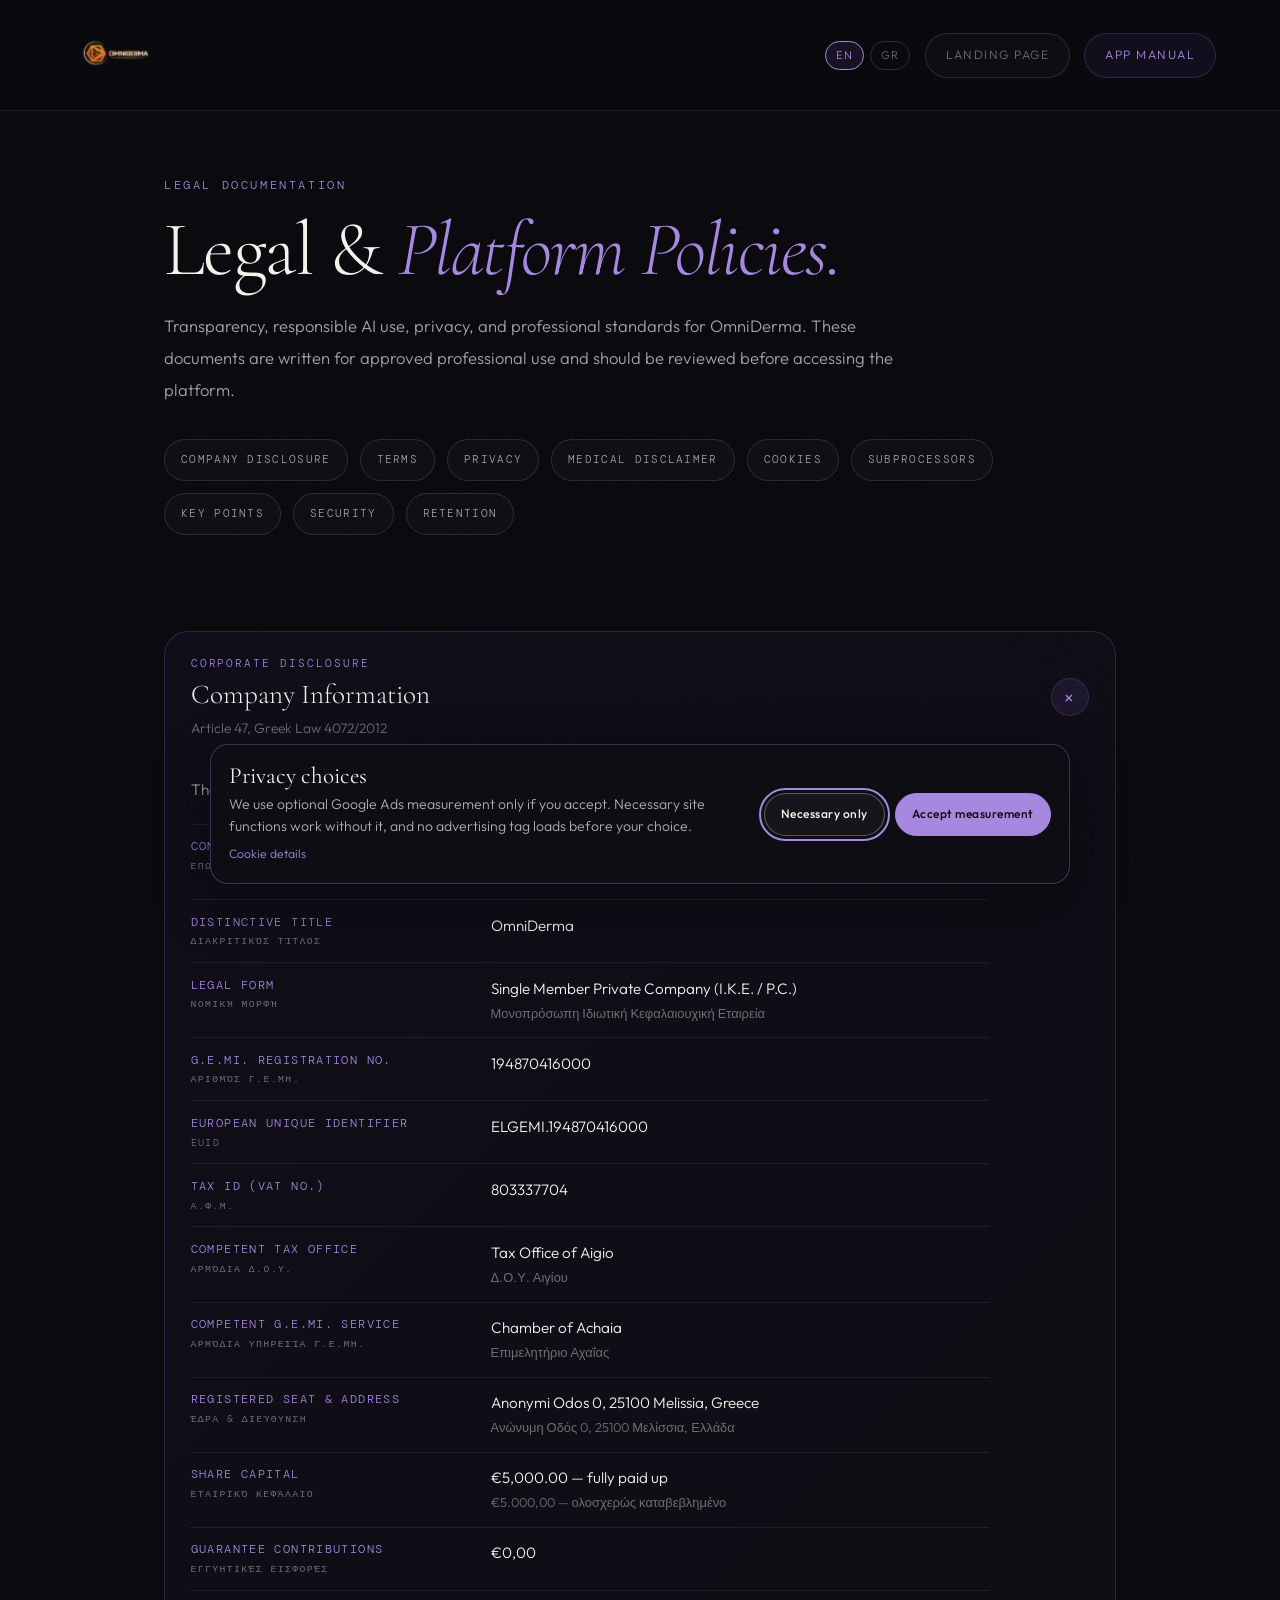
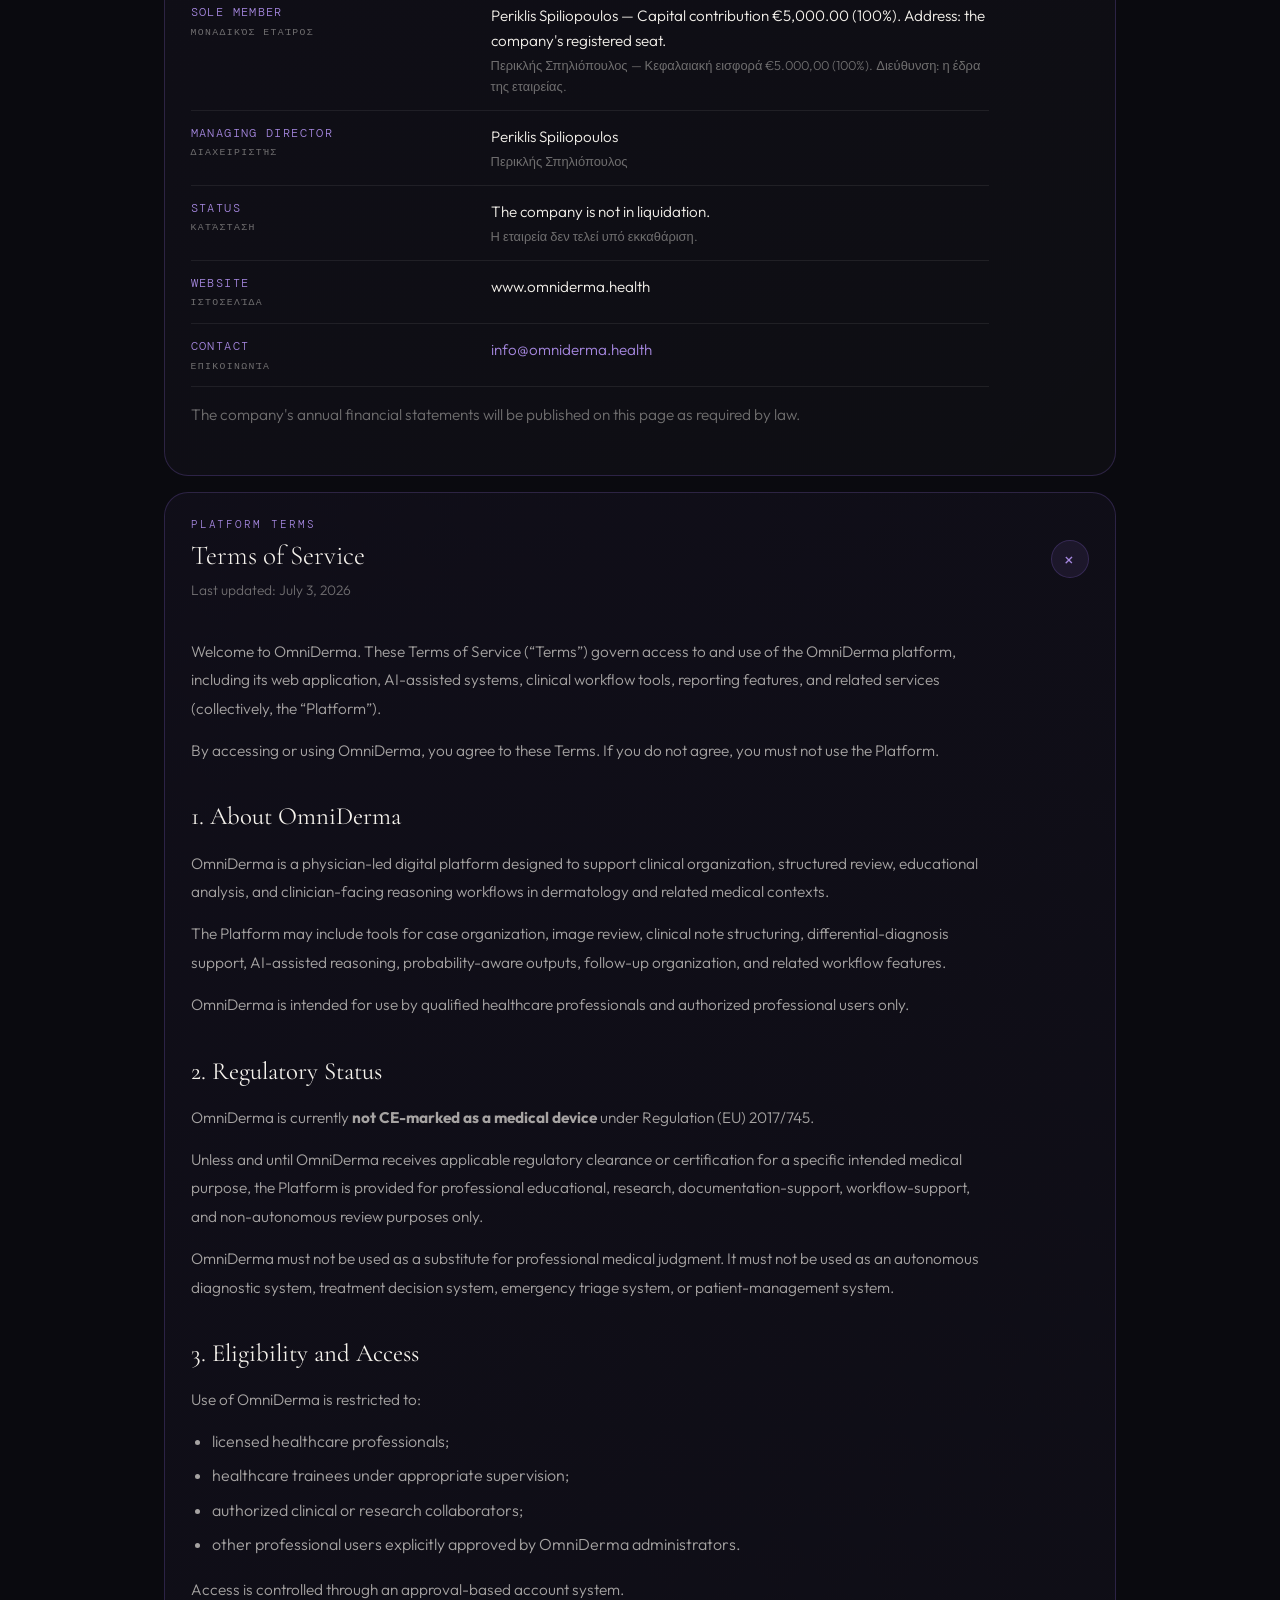
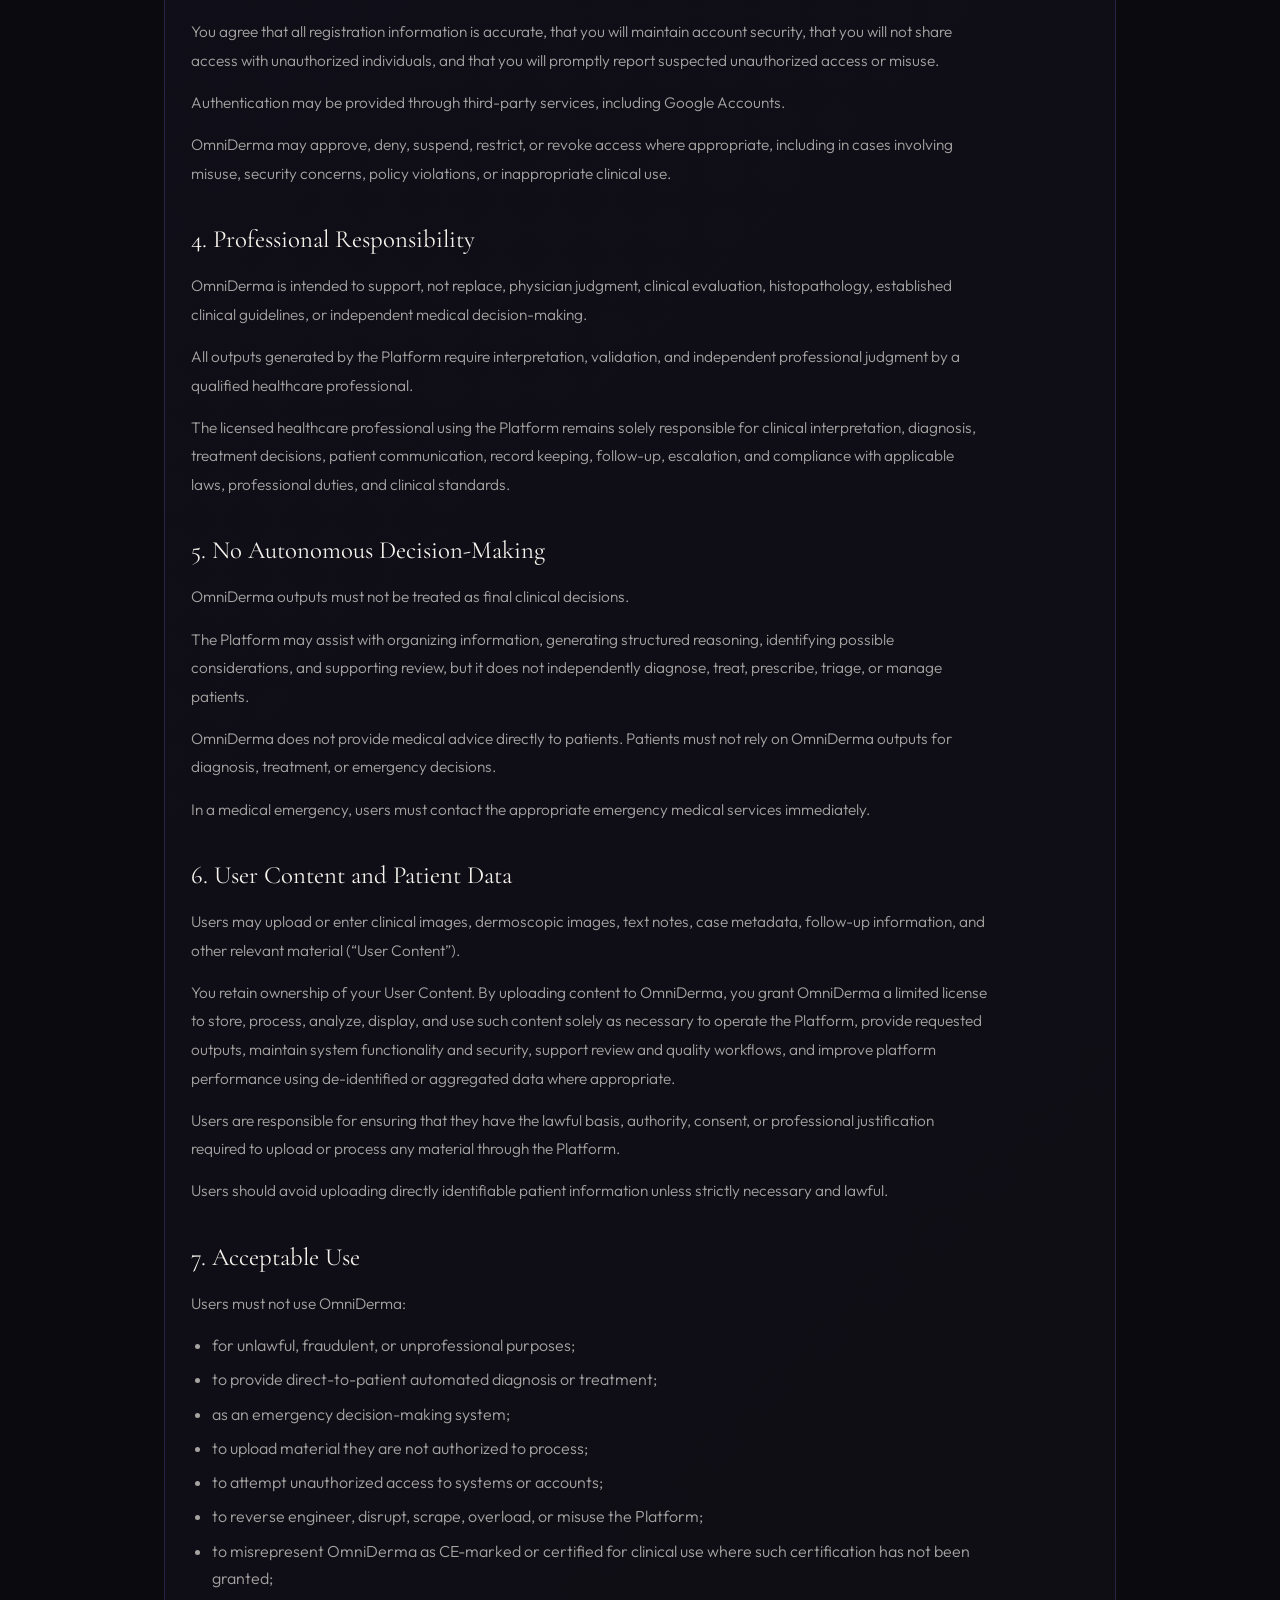
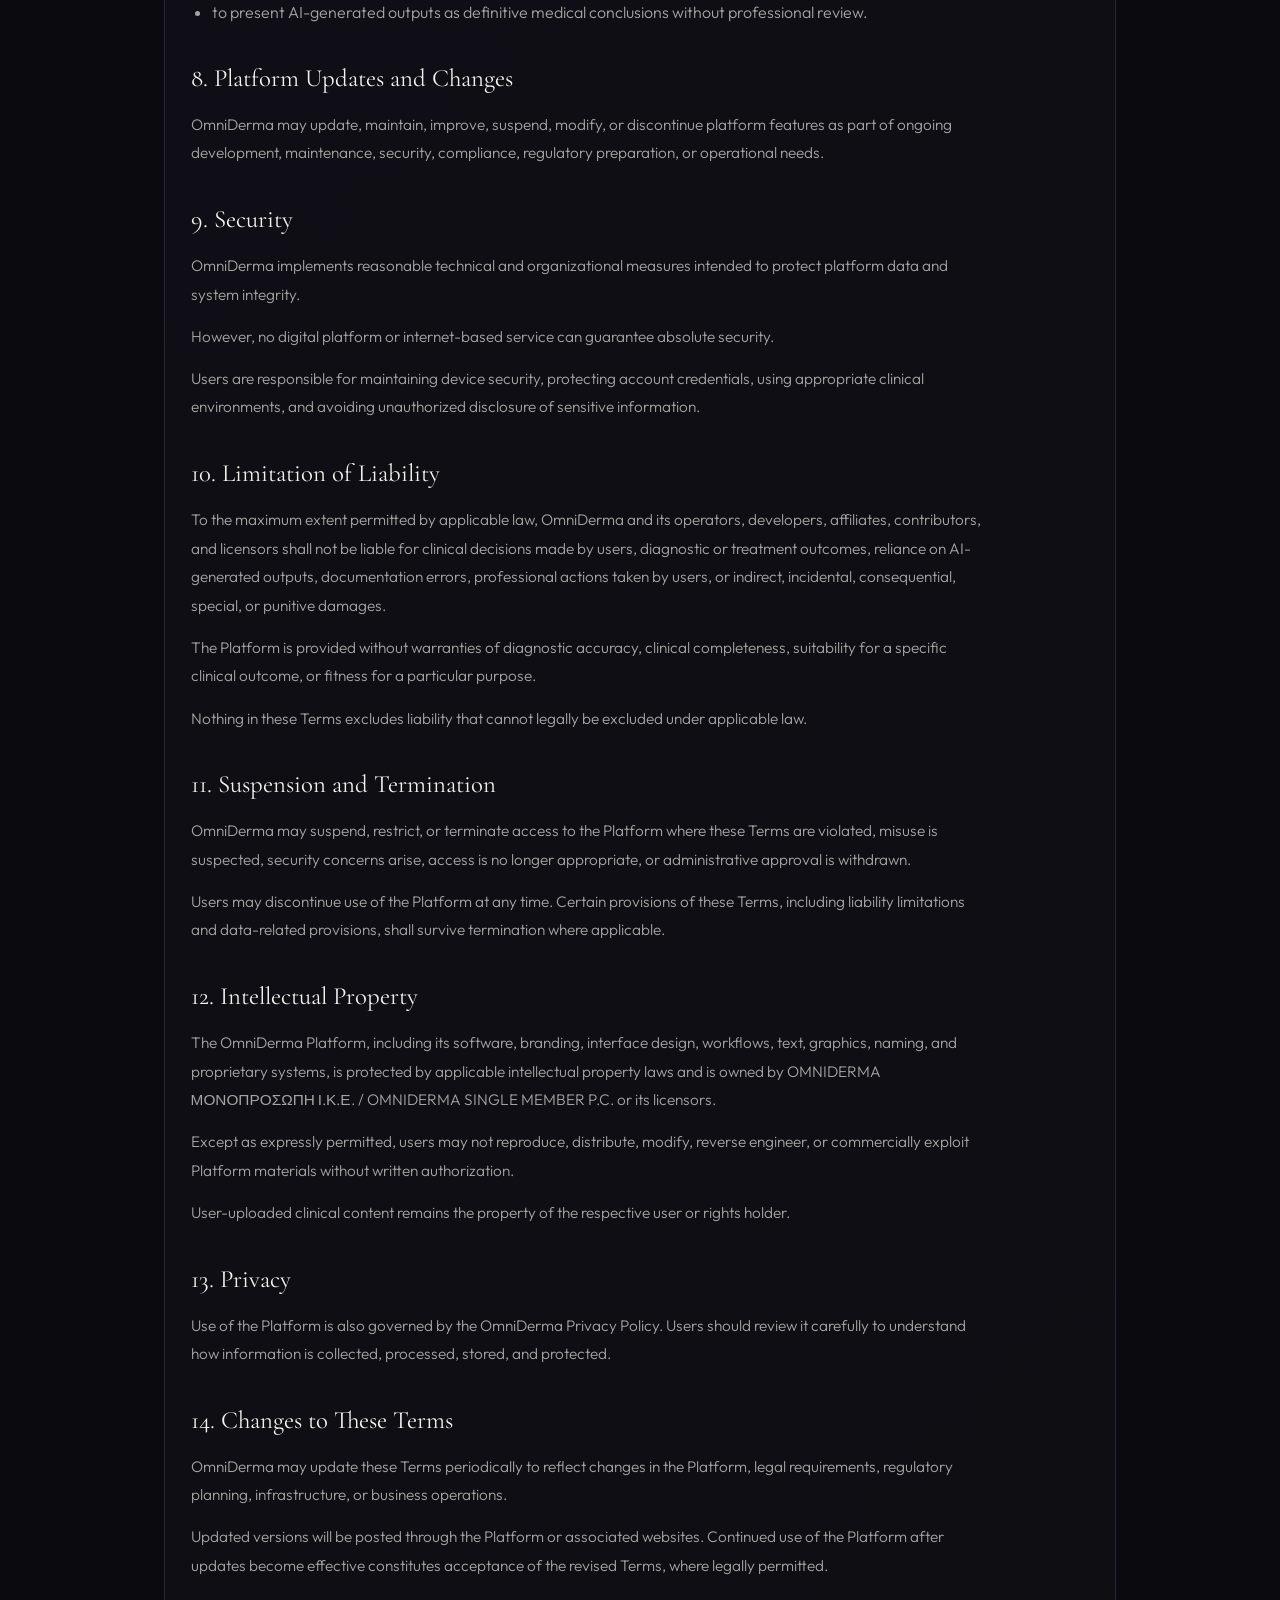
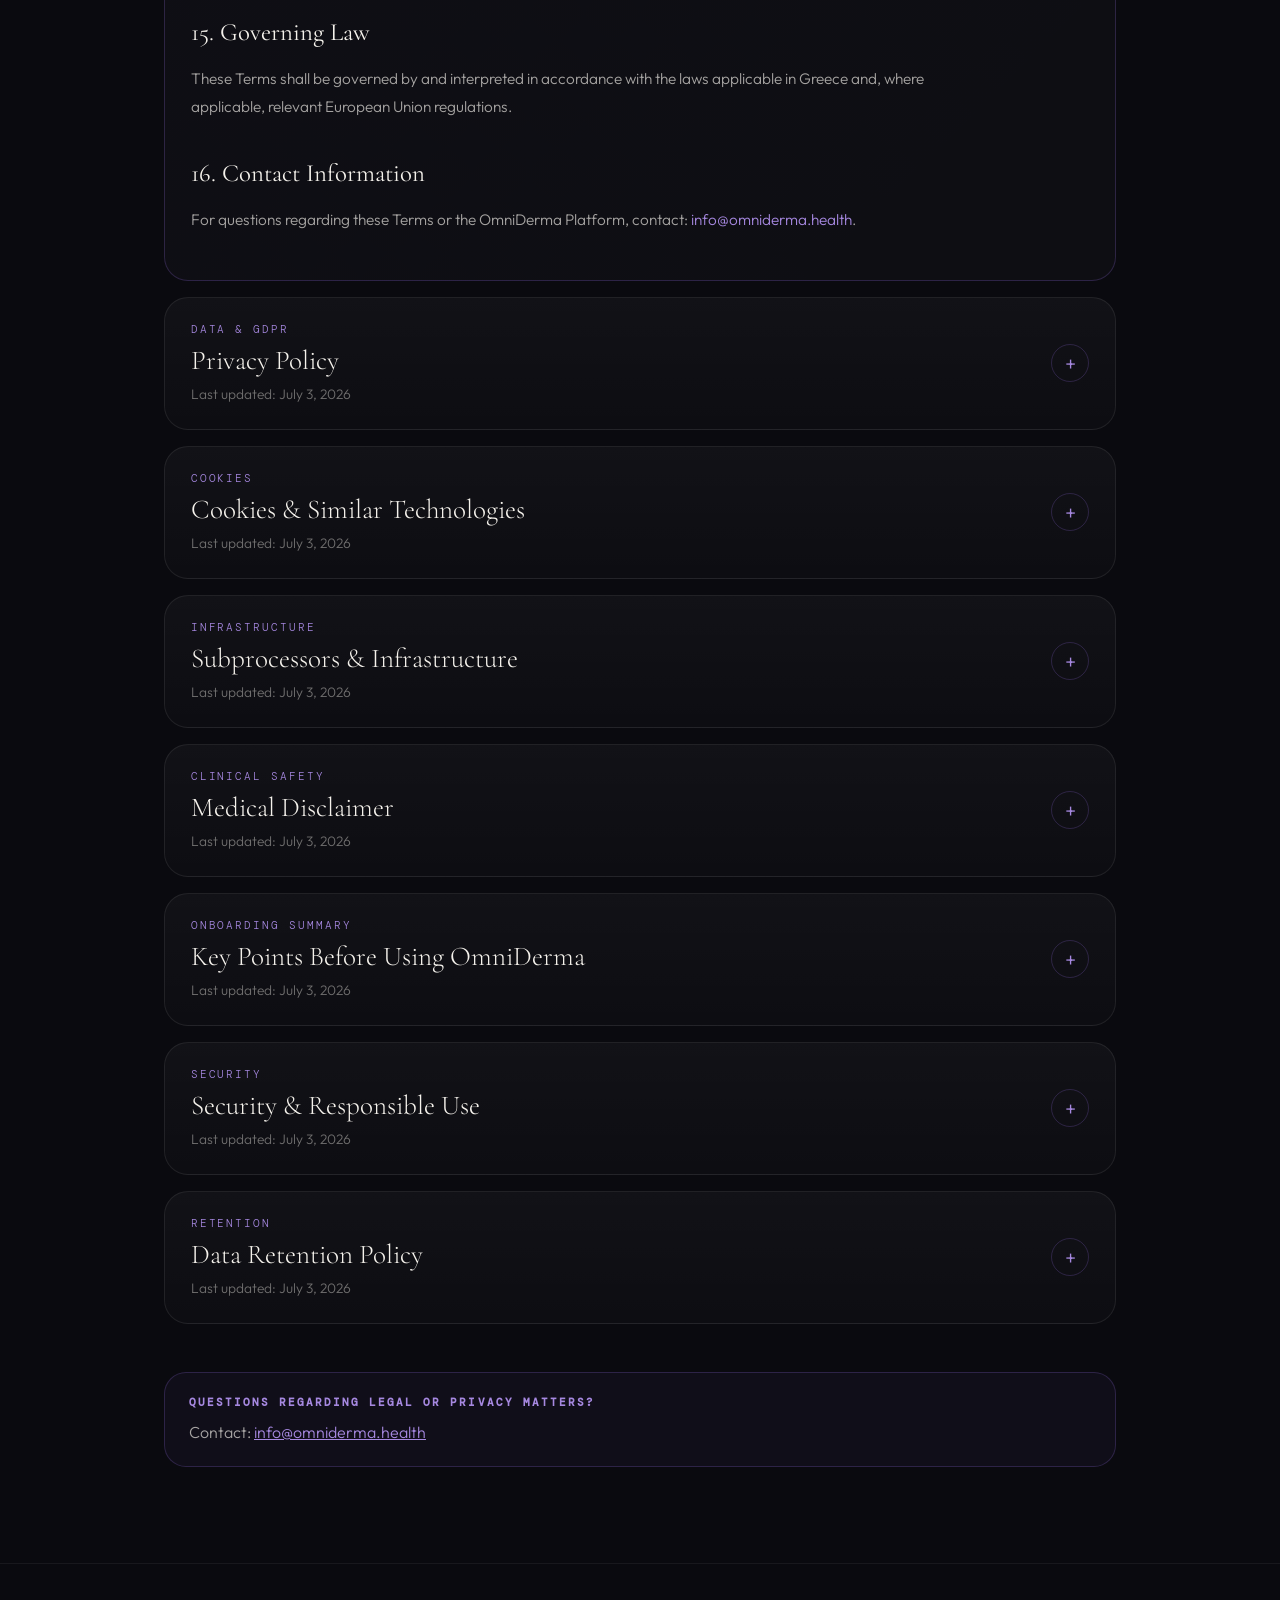
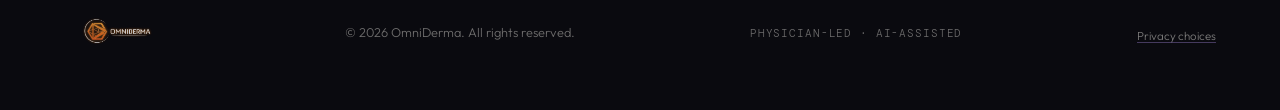
<file: legal/index.html>
<!DOCTYPE html>

<html lang="en">
<head>
<link href="../omnilogo_32.png" rel="icon" sizes="32x32" type="image/png"/>
<link href="../omnilogo_192x192.png" rel="icon" sizes="192x192" type="image/png"/>
<meta charset="utf-8"/>
<meta content="width=device-width, initial-scale=1.0" name="viewport"/>
<title>OmniDerma — Legal &amp; Platform Policies</title>
<meta content="OmniDerma legal policies, corporate disclosure, privacy policy, GDPR information, medical disclaimer, responsible AI use, security, retention, cookies, and subprocessors." name="description"/>
<link href="/cookie-consent.css" rel="stylesheet"/>
<script src="/cookie-consent.js"></script>
<link href="https://fonts.googleapis.com" rel="preconnect"/>
<link crossorigin="" href="https://fonts.gstatic.com" rel="preconnect"/>
<link href="https://fonts.googleapis.com/css2?family=Cormorant+Garamond:ital,wght@0,300;0,400;0,600;1,300;1,400&amp;family=DM+Mono:wght@300;400;500&amp;family=Outfit:wght@200;300;400;500;600&amp;display=swap" rel="stylesheet">
<style>
    *, *::before, *::after { box-sizing: border-box; }
    html { scroll-behavior: smooth; }
    :root {
      --bg:#0a0a0f; --bg-alt:#0e0e14; --panel:#11111a;
      --text:#f5f2ec; --text-soft:rgba(245,242,236,.66); --text-faint:rgba(245,242,236,.42);
      --accent:#7c5cbf; --accent-light:#a688e0; --accent-border:rgba(124,92,191,.28);
      --container: 1080px;
    }
    body { margin:0; background:var(--bg); color:var(--text); font-family:'Outfit',sans-serif; font-weight:300; line-height:1.55; overflow-x:hidden; }
    body::before { content:''; position:fixed; inset:0; pointer-events:none; opacity:.26; background-image:url("data:image/svg+xml,%3Csvg viewBox='0 0 256 256' xmlns='http://www.w3.org/2000/svg'%3E%3Cfilter id='noise'%3E%3CfeTurbulence type='fractalNoise' baseFrequency='0.9' numOctaves='4' stitchTiles='stitch'/%3E%3C/filter%3E%3Crect width='100%25' height='100%25' filter='url(%23noise)' opacity='0.04'/%3E%3C/svg%3E"); z-index:0; }
    a, button { font:inherit; } img { display:block; max-width:100%; } nav, main, footer { position:relative; z-index:1; }
    .container { max-width:var(--container); margin:0 auto; padding:0 4rem; }
    nav { position:fixed; inset:0 0 auto 0; display:flex; align-items:center; justify-content:space-between; padding:1.2rem 4rem; border-bottom:1px solid rgba(255,255,255,.08); background:rgba(10,10,15,.82); backdrop-filter:blur(14px); z-index:20; }
    .nav-brand { display:inline-flex; align-items:center; text-decoration:none; color:var(--text); }
    .nav-brand img { height:72px; width:auto; }
    .nav-actions { display:flex; align-items:center; gap:.9rem; }
    .nav-link, .pill { display:inline-flex; align-items:center; justify-content:center; min-height:44px; padding:.75rem 1.25rem; border-radius:999px; text-decoration:none; font-size:.76rem; letter-spacing:.12em; text-transform:uppercase; transition:background .2s ease, border-color .2s ease, transform .15s ease, color .2s ease; }
    .nav-link { color:var(--text-faint); border:1px solid rgba(255,255,255,.12); background:rgba(255,255,255,.02); }
    .pill { color:var(--accent-light); border:1px solid var(--accent-border); background:rgba(124,92,191,.08); }
    .nav-link:hover, .pill:hover { transform:translateY(-1px); color:var(--text); border-color:rgba(166,136,224,.45); }
    .hero { padding:11rem 0 3rem; }
    .eyebrow { font-family:'DM Mono',monospace; font-size:.74rem; letter-spacing:.22em; text-transform:uppercase; color:var(--accent-light); margin:0 0 1.1rem; }
    h1 { margin:0; font-family:'Cormorant Garamond',serif; font-weight:300; font-size:clamp(3rem,6vw,5.6rem); line-height:1; letter-spacing:-.02em; }
    h1 em { color:var(--accent-light); font-style:italic; }
    .lead { max-width:760px; margin:1.35rem 0 0; color:var(--text-soft); font-size:1.04rem; line-height:1.9; }
    .quick-jump { display:flex; flex-wrap:wrap; gap:.75rem; margin-top:2.1rem; }
    .quick-jump a { color:var(--text-soft); text-decoration:none; border:1px solid rgba(255,255,255,.12); background:rgba(255,255,255,.025); border-radius:999px; padding:.72rem 1rem; font-family:'DM Mono',monospace; font-size:.68rem; letter-spacing:.12em; text-transform:uppercase; }
    .quick-jump a:hover { color:var(--accent-light); border-color:var(--accent-border); background:rgba(124,92,191,.07); }
    .legal-shell { padding:2rem 0 6rem; }
    .legal-card { border:1px solid rgba(255,255,255,.08); border-radius:24px; background:linear-gradient(180deg, rgba(255,255,255,.035), rgba(255,255,255,.015)); margin:1rem 0; overflow:hidden; transition:border-color .2s ease, background .2s ease; }
    .legal-card:hover { border-color:rgba(166,136,224,.24); }
    .legal-card[open] { border-color:var(--accent-border); background:linear-gradient(135deg, rgba(124,92,191,.055), rgba(255,255,255,.018)); }
    summary { list-style:none; cursor:pointer; position:relative; display:grid; grid-template-columns:1fr auto; gap:.5rem 1.5rem; padding:1.45rem 1.6rem; align-items:center; }
    summary::-webkit-details-marker { display:none; }
    .legal-label { grid-column:1; font-family:'DM Mono',monospace; font-size:.68rem; letter-spacing:.18em; text-transform:uppercase; color:var(--accent-light); }
    .legal-title { grid-column:1; font-family:'Cormorant Garamond',serif; font-size:1.7rem; line-height:1.12; font-weight:300; color:var(--text); }
    .legal-date { grid-column:1; color:var(--text-faint); font-size:.86rem; }
    .legal-plus { grid-column:2; grid-row:1 / span 3; width:38px; height:38px; border-radius:999px; border:1px solid var(--accent-border); color:var(--accent-light); display:flex; align-items:center; justify-content:center; font-size:1.3rem; transition:transform .2s ease, background .2s ease; }
    details[open] .legal-plus { transform:rotate(45deg); background:rgba(124,92,191,.12); }
    .legal-content { max-width:850px; padding:0 1.6rem 2rem; color:var(--text-soft); }
    .legal-content h3 { margin:2rem 0 .65rem; color:var(--text); font-family:'Cormorant Garamond',serif; font-size:1.55rem; font-weight:400; }
    .legal-content p { margin:.85rem 0; font-size:.96rem; line-height:1.86; }
    .legal-content ul { margin:.8rem 0 1.1rem; padding-left:1.35rem; color:var(--text-soft); }
    .legal-content li { margin:.42rem 0; line-height:1.72; }
    .disclosure-grid { display:grid; grid-template-columns:minmax(220px, 300px) 1fr; border-top:1px solid rgba(255,255,255,.07); margin-top:1.2rem; }
    .disclosure-grid > div { padding:.85rem 0; border-bottom:1px solid rgba(255,255,255,.07); }
    .disclosure-key { font-family:'DM Mono',monospace; font-size:.72rem; letter-spacing:.12em; text-transform:uppercase; color:var(--accent-light); padding-right:1.2rem; }
    .disclosure-key, .disclosure-val { display:flex; flex-direction:column; }
    .disclosure-val { font-size:.95rem; color:var(--text); line-height:1.6; }
    body[data-lang="en"] .l-gr, body[data-lang="gr"] .l-en { display:none; }
    body[data-lang="en"] .disclosure-grid .l-gr, body[data-lang="gr"] .disclosure-grid .l-en { display:block; order:2; font-size:.85em; color:var(--text-faint); margin-top:.12rem; }
    .lang-toggle { display:flex; gap:6px; align-items:center; }
    .lang-toggle button { background:transparent; color:var(--text-faint); border:1px solid rgba(255,255,255,.15); padding:5px 10px; border-radius:999px; font-size:.7rem; letter-spacing:.1em; cursor:pointer; transition:all .2s ease; }
    .lang-toggle button:hover, .lang-toggle button:focus-visible { color:var(--accent-light); border-color:var(--accent-border); }
    .lang-toggle button.active { color:var(--accent-light); border-color:var(--accent-light); background:rgba(124,92,191,.12); }
    .disclosure-note { margin-top:1.4rem; color:var(--text-faint); font-size:.82rem; line-height:1.7; }
    @media (max-width:700px) { .disclosure-grid { grid-template-columns:1fr; } .disclosure-grid > div.disclosure-key { border-bottom:none; padding-bottom:.15rem; } }
    .notice { margin:3rem 0 0; border:1px solid var(--accent-border); border-radius:22px; padding:1.35rem 1.5rem; background:rgba(124,92,191,.055); color:var(--text-soft); }
    .notice strong { display:block; margin-bottom:.5rem; color:var(--accent-light); font-family:'DM Mono',monospace; font-size:.7rem; letter-spacing:.18em; text-transform:uppercase; }
    footer { display:flex; justify-content:space-between; align-items:center; gap:1rem; padding:2rem 4rem 2.5rem; border-top:1px solid rgba(255,255,255,.06); color:var(--text-faint); font-size:.8rem; }
    .footer-brand img { height:74px; width:auto; opacity:.82; }
    .footer-meta { font-family:'DM Mono',monospace; letter-spacing:.08em; text-transform:uppercase; font-size:.68rem; }
    @media (max-width:900px) {
      .container { padding:0 1.2rem; } nav { padding:1rem 1.2rem; } .nav-brand img { height:68px; } .nav-link { display:none; }
      .hero { padding-top:9.2rem; } summary { padding:1.25rem; } .legal-content { padding:0 1.25rem 1.6rem; } footer { flex-direction:column; text-align:center; padding-left:1.2rem; padding-right:1.2rem; }
    }
  </style>
</link></head>
<body data-lang="en">
<nav>
<a aria-label="OmniDerma home" class="nav-brand" href="/"><img alt="OmniDerma logo" src="../omniderma-logo.png"/></a>
<div class="nav-actions">
<div aria-label="Language selection" class="lang-toggle"><button id="lang-en" type="button">EN</button><button id="lang-gr" type="button">GR</button></div>
<a class="nav-link" href="/"><span class="l-en">Landing Page</span><span class="l-gr">Αρχική Σελίδα</span></a>
<a class="pill" href="/app-manual/"><span class="l-en">App Manual</span><span class="l-gr">Οδηγός Εφαρμογής</span></a>
</div>
</nav>
<main>
<section class="hero">
<div class="container">
<p class="eyebrow"><span class="l-en">Legal documentation</span><span class="l-gr">Νομική τεκμηρίωση</span></p>
<h1><span class="l-en">Legal &amp; <em>Platform Policies.</em></span><span class="l-gr">Νομικά &amp; <em>Πολιτικές Πλατφόρμας.</em></span></h1>
<p class="lead"><span class="l-en">Transparency, responsible AI use, privacy, and professional standards for OmniDerma. These documents are written for approved professional use and should be reviewed before accessing the platform.</span><span class="l-gr">Διαφάνεια, υπεύθυνη χρήση AI, απόρρητο και επαγγελματικά πρότυπα για το OmniDerma. Τα έγγραφα αυτά απευθύνονται σε εγκεκριμένη επαγγελματική χρήση και θα πρέπει να μελετηθούν πριν από την πρόσβαση στην πλατφόρμα. Τα πλήρη νομικά κείμενα διατίθενται προς το παρόν στα αγγλικά.</span></p>
<div aria-label="Legal document shortcuts" class="quick-jump">
<a href="#company"><span class="l-en">Company Disclosure</span><span class="l-gr">Στοιχεία Εταιρείας</span></a>
<a href="#terms"><span class="l-en">Terms</span><span class="l-gr">Όροι</span></a>
<a href="#privacy"><span class="l-en">Privacy</span><span class="l-gr">Απόρρητο</span></a>
<a href="#medical"><span class="l-en">Medical Disclaimer</span><span class="l-gr">Ιατρική Αποποίηση</span></a>
<a href="#cookies"><span class="l-en">Cookies</span><span class="l-gr">Cookies</span></a>
<a href="#subprocessors"><span class="l-en">Subprocessors</span><span class="l-gr">Υποεπεξεργαστές</span></a>
<a href="#key-points"><span class="l-en">Key Points</span><span class="l-gr">Βασικά Σημεία</span></a>
<a href="#security"><span class="l-en">Security</span><span class="l-gr">Ασφάλεια</span></a>
<a href="#retention"><span class="l-en">Retention</span><span class="l-gr">Διατήρηση</span></a>
</div>
</div>
</section>
<section class="legal-shell">
<div class="container">
<details class="legal-card reveal" id="company" open="">
<summary>
<span class="legal-label"><span class="l-en">CORPORATE DISCLOSURE</span><span class="l-gr">ΕΤΑΙΡΙΚΗ ΔΙΑΦΑΝΕΙΑ</span></span>
<span class="legal-title"><span class="l-en">Company Information</span><span class="l-gr">Στοιχεία Εταιρείας</span></span>
<span class="legal-date"><span class="l-en">Article 47, Greek Law 4072/2012</span><span class="l-gr">Άρθρο 47 Ν. 4072/2012</span></span>
<span aria-hidden="true" class="legal-plus">+</span>
</summary>
<div class="legal-content">
<p><span class="l-en">The following information is published pursuant to Article 47 of Greek Law 4072/2012 on corporate transparency.</span><span class="l-gr">Τα ακόλουθα στοιχεία δημοσιεύονται σύμφωνα με το άρθρο 47 του Ν. 4072/2012 περί εταιρικής διαφάνειας.</span></p>
<div class="disclosure-grid">
<div class="disclosure-key"><span class="l-gr">Επωνυμία</span><span class="l-en">Company name</span></div>
<div class="disclosure-val"><span class="l-gr">OMNIDERMA ΜΟΝΟΠΡΟΣΩΠΗ Ι.Κ.Ε.</span><span class="l-en">OMNIDERMA SINGLE MEMBER P.C.</span></div>
<div class="disclosure-key"><span class="l-gr">Διακριτικός τίτλος</span><span class="l-en">Distinctive title</span></div>
<div class="disclosure-val">OmniDerma</div>
<div class="disclosure-key"><span class="l-gr">Νομική μορφή</span><span class="l-en">Legal form</span></div>
<div class="disclosure-val"><span class="l-gr">Μονοπρόσωπη Ιδιωτική Κεφαλαιουχική Εταιρεία</span><span class="l-en">Single Member Private Company (I.K.E. / P.C.)</span></div>
<div class="disclosure-key"><span class="l-gr">Αριθμός Γ.Ε.ΜΗ.</span><span class="l-en">G.E.MI. registration no.</span></div>
<div class="disclosure-val">194870416000</div>
<div class="disclosure-key"><span class="l-gr">EUID</span><span class="l-en">European Unique Identifier</span></div>
<div class="disclosure-val">ELGEMI.194870416000</div>
<div class="disclosure-key"><span class="l-gr">Α.Φ.Μ.</span><span class="l-en">Tax ID (VAT no.)</span></div>
<div class="disclosure-val">803337704</div>
<div class="disclosure-key"><span class="l-gr">Αρμόδια Δ.Ο.Υ.</span><span class="l-en">Competent tax office</span></div>
<div class="disclosure-val"><span class="l-gr">Δ.Ο.Υ. Αιγίου</span><span class="l-en">Tax Office of Aigio</span></div>
<div class="disclosure-key"><span class="l-gr">Αρμόδια Υπηρεσία Γ.Ε.ΜΗ.</span><span class="l-en">Competent G.E.MI. service</span></div>
<div class="disclosure-val"><span class="l-gr">Επιμελητήριο Αχαΐας</span><span class="l-en">Chamber of Achaia</span></div>
<div class="disclosure-key"><span class="l-gr">Έδρα &amp; διεύθυνση</span><span class="l-en">Registered seat &amp; address</span></div>
<div class="disclosure-val"><span class="l-gr">Ανώνυμη Οδός 0, 25100 Μελίσσια, Ελλάδα</span><span class="l-en">Anonymi Odos 0, 25100 Melissia, Greece</span></div>
<div class="disclosure-key"><span class="l-gr">Εταιρικό κεφάλαιο</span><span class="l-en">Share capital</span></div>
<div class="disclosure-val"><span class="l-gr">€5.000,00 — ολοσχερώς καταβεβλημένο</span><span class="l-en">€5,000.00 — fully paid up</span></div>
<div class="disclosure-key"><span class="l-gr">Εγγυητικές εισφορές</span><span class="l-en">Guarantee contributions</span></div>
<div class="disclosure-val">€0,00</div>
<div class="disclosure-key"><span class="l-gr">Μοναδικός εταίρος</span><span class="l-en">Sole member</span></div>
<div class="disclosure-val"><span class="l-gr">Περικλής Σπηλιόπουλος — Κεφαλαιακή εισφορά €5.000,00 (100%). Διεύθυνση: η έδρα της εταιρείας.</span><span class="l-en">Periklis Spiliopoulos — Capital contribution €5,000.00 (100%). Address: the company's registered seat.</span></div>
<div class="disclosure-key"><span class="l-gr">Διαχειριστής</span><span class="l-en">Managing Director</span></div>
<div class="disclosure-val"><span class="l-gr">Περικλής Σπηλιόπουλος</span><span class="l-en">Periklis Spiliopoulos</span></div>
<div class="disclosure-key"><span class="l-gr">Κατάσταση</span><span class="l-en">Status</span></div>
<div class="disclosure-val"><span class="l-gr">Η εταιρεία δεν τελεί υπό εκκαθάριση.</span><span class="l-en">The company is not in liquidation.</span></div>
<div class="disclosure-key"><span class="l-gr">Ιστοσελίδα</span><span class="l-en">Website</span></div>
<div class="disclosure-val">www.omniderma.health</div>
<div class="disclosure-key"><span class="l-gr">Επικοινωνία</span><span class="l-en">Contact</span></div>
<div class="disclosure-val"><a href="mailto:info@omniderma.health" style="color:var(--accent-light); text-decoration:none;">info@omniderma.health</a></div>
</div>
<p class="disclosure-note"><span class="l-en">The company's annual financial statements will be published on this page as required by law.</span><span class="l-gr">Οι ετήσιες οικονομικές καταστάσεις της εταιρείας θα αναρτώνται στην παρούσα σελίδα σύμφωνα με τον νόμο.</span></p>
</div>
</details>
<details class="legal-card reveal" id="terms" open="">
<summary>
<span class="legal-label"><span class="l-en">PLATFORM TERMS</span><span class="l-gr">ΟΡΟΙ ΠΛΑΤΦΟΡΜΑΣ</span></span>
<span class="legal-title"><span class="l-en">Terms of Service</span><span class="l-gr">Όροι Χρήσης</span></span>
<span class="legal-date"><span class="l-en">Last updated: July 3, 2026</span><span class="l-gr">Τελευταία ενημέρωση: 3 Ιουλίου 2026</span></span>
<span aria-hidden="true" class="legal-plus">+</span>
</summary>
<div class="legal-content">
<p>Welcome to OmniDerma. These Terms of Service (“Terms”) govern access to and use of the OmniDerma platform, including its web application, AI-assisted systems, clinical workflow tools, reporting features, and related services (collectively, the “Platform”).</p>
<p>By accessing or using OmniDerma, you agree to these Terms. If you do not agree, you must not use the Platform.</p>
<h3>1. About OmniDerma</h3>
<p>OmniDerma is a physician-led digital platform designed to support clinical organization, structured review, educational analysis, and clinician-facing reasoning workflows in dermatology and related medical contexts.</p>
<p>The Platform may include tools for case organization, image review, clinical note structuring, differential-diagnosis support, AI-assisted reasoning, probability-aware outputs, follow-up organization, and related workflow features.</p>
<p>OmniDerma is intended for use by qualified healthcare professionals and authorized professional users only.</p>
<h3>2. Regulatory Status</h3>
<p>OmniDerma is currently <strong>not CE-marked as a medical device</strong> under Regulation (EU) 2017/745.</p>
<p>Unless and until OmniDerma receives applicable regulatory clearance or certification for a specific intended medical purpose, the Platform is provided for professional educational, research, documentation-support, workflow-support, and non-autonomous review purposes only.</p>
<p>OmniDerma must not be used as a substitute for professional medical judgment. It must not be used as an autonomous diagnostic system, treatment decision system, emergency triage system, or patient-management system.</p>
<h3>3. Eligibility and Access</h3>
<p>Use of OmniDerma is restricted to:</p>
<ul>
<li>licensed healthcare professionals;</li>
<li>healthcare trainees under appropriate supervision;</li>
<li>authorized clinical or research collaborators;</li>
<li>other professional users explicitly approved by OmniDerma administrators.</li>
</ul>
<p>Access is controlled through an approval-based account system.</p>
<p>You agree that all registration information is accurate, that you will maintain account security, that you will not share access with unauthorized individuals, and that you will promptly report suspected unauthorized access or misuse.</p>
<p>Authentication may be provided through third-party services, including Google Accounts.</p>
<p>OmniDerma may approve, deny, suspend, restrict, or revoke access where appropriate, including in cases involving misuse, security concerns, policy violations, or inappropriate clinical use.</p>
<h3>4. Professional Responsibility</h3>
<p>OmniDerma is intended to support, not replace, physician judgment, clinical evaluation, histopathology, established clinical guidelines, or independent medical decision-making.</p>
<p>All outputs generated by the Platform require interpretation, validation, and independent professional judgment by a qualified healthcare professional.</p>
<p>The licensed healthcare professional using the Platform remains solely responsible for clinical interpretation, diagnosis, treatment decisions, patient communication, record keeping, follow-up, escalation, and compliance with applicable laws, professional duties, and clinical standards.</p>
<h3>5. No Autonomous Decision-Making</h3>
<p>OmniDerma outputs must not be treated as final clinical decisions.</p>
<p>The Platform may assist with organizing information, generating structured reasoning, identifying possible considerations, and supporting review, but it does not independently diagnose, treat, prescribe, triage, or manage patients.</p>
<p>OmniDerma does not provide medical advice directly to patients. Patients must not rely on OmniDerma outputs for diagnosis, treatment, or emergency decisions.</p>
<p>In a medical emergency, users must contact the appropriate emergency medical services immediately.</p>
<h3>6. User Content and Patient Data</h3>
<p>Users may upload or enter clinical images, dermoscopic images, text notes, case metadata, follow-up information, and other relevant material (“User Content”).</p>
<p>You retain ownership of your User Content. By uploading content to OmniDerma, you grant OmniDerma a limited license to store, process, analyze, display, and use such content solely as necessary to operate the Platform, provide requested outputs, maintain system functionality and security, support review and quality workflows, and improve platform performance using de-identified or aggregated data where appropriate.</p>
<p>Users are responsible for ensuring that they have the lawful basis, authority, consent, or professional justification required to upload or process any material through the Platform.</p>
<p>Users should avoid uploading directly identifiable patient information unless strictly necessary and lawful.</p>
<h3>7. Acceptable Use</h3>
<p>Users must not use OmniDerma:</p>
<ul>
<li>for unlawful, fraudulent, or unprofessional purposes;</li>
<li>to provide direct-to-patient automated diagnosis or treatment;</li>
<li>as an emergency decision-making system;</li>
<li>to upload material they are not authorized to process;</li>
<li>to attempt unauthorized access to systems or accounts;</li>
<li>to reverse engineer, disrupt, scrape, overload, or misuse the Platform;</li>
<li>to misrepresent OmniDerma as CE-marked or certified for clinical use where such certification has not been granted;</li>
<li>to present AI-generated outputs as definitive medical conclusions without professional review.</li>
</ul>
<h3>8. Platform Updates and Changes</h3>
<p>OmniDerma may update, maintain, improve, suspend, modify, or discontinue platform features as part of ongoing development, maintenance, security, compliance, regulatory preparation, or operational needs.</p>
<h3>9. Security</h3>
<p>OmniDerma implements reasonable technical and organizational measures intended to protect platform data and system integrity.</p>
<p>However, no digital platform or internet-based service can guarantee absolute security.</p>
<p>Users are responsible for maintaining device security, protecting account credentials, using appropriate clinical environments, and avoiding unauthorized disclosure of sensitive information.</p>
<h3>10. Limitation of Liability</h3>
<p>To the maximum extent permitted by applicable law, OmniDerma and its operators, developers, affiliates, contributors, and licensors shall not be liable for clinical decisions made by users, diagnostic or treatment outcomes, reliance on AI-generated outputs, documentation errors, professional actions taken by users, or indirect, incidental, consequential, special, or punitive damages.</p>
<p>The Platform is provided without warranties of diagnostic accuracy, clinical completeness, suitability for a specific clinical outcome, or fitness for a particular purpose.</p>
<p>Nothing in these Terms excludes liability that cannot legally be excluded under applicable law.</p>
<h3>11. Suspension and Termination</h3>
<p>OmniDerma may suspend, restrict, or terminate access to the Platform where these Terms are violated, misuse is suspected, security concerns arise, access is no longer appropriate, or administrative approval is withdrawn.</p>
<p>Users may discontinue use of the Platform at any time. Certain provisions of these Terms, including liability limitations and data-related provisions, shall survive termination where applicable.</p>
<h3>12. Intellectual Property</h3>
<p>The OmniDerma Platform, including its software, branding, interface design, workflows, text, graphics, naming, and proprietary systems, is protected by applicable intellectual property laws and is owned by OMNIDERMA ΜΟΝΟΠΡΟΣΩΠΗ Ι.Κ.Ε. / OMNIDERMA SINGLE MEMBER P.C. or its licensors.</p>
<p>Except as expressly permitted, users may not reproduce, distribute, modify, reverse engineer, or commercially exploit Platform materials without written authorization.</p>
<p>User-uploaded clinical content remains the property of the respective user or rights holder.</p>
<h3>13. Privacy</h3>
<p>Use of the Platform is also governed by the OmniDerma Privacy Policy. Users should review it carefully to understand how information is collected, processed, stored, and protected.</p>
<h3>14. Changes to These Terms</h3>
<p>OmniDerma may update these Terms periodically to reflect changes in the Platform, legal requirements, regulatory planning, infrastructure, or business operations.</p>
<p>Updated versions will be posted through the Platform or associated websites. Continued use of the Platform after updates become effective constitutes acceptance of the revised Terms, where legally permitted.</p>
<h3>15. Governing Law</h3>
<p>These Terms shall be governed by and interpreted in accordance with the laws applicable in Greece and, where applicable, relevant European Union regulations.</p>
<h3>16. Contact Information</h3>
<p>For questions regarding these Terms or the OmniDerma Platform, contact: <a href="mailto:info@omniderma.health" style="color:var(--accent-light); text-decoration:none;">info@omniderma.health</a>.</p>
</div>
</details>
<details class="legal-card reveal" id="privacy">
<summary>
<span class="legal-label"><span class="l-en">DATA &amp; GDPR</span><span class="l-gr">ΔΕΔΟΜΕΝΑ &amp; GDPR</span></span>
<span class="legal-title"><span class="l-en">Privacy Policy</span><span class="l-gr">Πολιτική Απορρήτου</span></span>
<span class="legal-date"><span class="l-en">Last updated: July 3, 2026</span><span class="l-gr">Τελευταία ενημέρωση: 3 Ιουλίου 2026</span></span>
<span aria-hidden="true" class="legal-plus">+</span>
</summary>
<div class="legal-content">
<p>This Privacy Policy explains how OmniDerma collects, uses, stores, and protects information through the OmniDerma platform and related services (the “Platform”).</p>
<p>OmniDerma is a physician-led AI-assisted platform intended for use by approved healthcare professionals and authorized professional users.</p>
<p>By using the Platform, you acknowledge the practices described in this Privacy Policy.</p>
<h3>1. Scope of This Policy</h3>
<p>This Privacy Policy applies to information processed through OmniDerma, including user account information, uploaded clinical and dermoscopic images, patient-related metadata, AI-generated outputs and reports, technical and usage information, and communications related to platform administration or security.</p>
<p>This Policy should be read together with the OmniDerma Terms of Service and Medical Disclaimer.</p>
<h3>2. Data Controller</h3>
<p>For account administration, platform access, billing or subscription administration, security, communication, and general platform operation, the data controller is <strong>OMNIDERMA ΜΟΝΟΠΡΟΣΩΠΗ Ι.Κ.Ε. / OMNIDERMA SINGLE MEMBER P.C.</strong></p>
<p>Contact for privacy requests: <a href="mailto:info@omniderma.health" style="color:var(--accent-light); text-decoration:none;">info@omniderma.health</a>.</p>
<p>For clinical material uploaded by professional users relating to their own patients, the professional user, clinic, hospital, institution, or organization may remain the primary controller of that data, while OmniDerma may act as a processor or service provider for the purpose of providing platform functionality.</p>
<p>Where required, the exact controller/processor relationship should be governed by a separate agreement between OmniDerma and the professional user or organization.</p>
<h3>3. Information We May Process</h3>
<p>Depending on how the Platform is used, OmniDerma may process:</p>
<ul>
<li>account information, such as name, email address, login method, user role, and access permissions;</li>
<li>authentication data, including Google login identifiers where applicable;</li>
<li>technical data, such as IP address, browser/device information, timestamps, security logs, and usage logs;</li>
<li>platform activity data, such as uploaded cases, prompts, outputs, feedback, and workflow interactions;</li>
<li>clinical material uploaded by users, including images, dermoscopic images, clinical notes, metadata, case descriptions, follow-up information, and AI-generated outputs;</li>
<li>communication data, such as emails or support requests sent to OmniDerma.</li>
</ul>
<p>Uploaded clinical material may include health-related data and may therefore constitute special category personal data under GDPR where it identifies, or can reasonably be linked to, an individual.</p>
<h3>4. Purposes of Processing</h3>
<p>OmniDerma may process data to provide access to the Platform, authenticate users, manage accounts, deliver platform functionality, generate requested outputs, store user-entered case information where required by a feature, maintain security, prevent misuse, investigate technical issues, improve platform reliability and usability, communicate with users, comply with legal or regulatory obligations, and support research, development, validation, quality improvement, safety monitoring, and regulatory preparation where lawful and appropriate.</p>
<h3>5. Legal Bases</h3>
<p>Depending on the processing activity, OmniDerma may rely on one or more of the following legal bases:</p>
<ul>
<li>performance of a contract or pre-contractual steps;</li>
<li>legitimate interests, including platform security, service improvement, fraud prevention, and professional user support;</li>
<li>compliance with legal obligations;</li>
<li>consent, where specifically requested and required;</li>
<li>for special category health-related data, an applicable GDPR Article 9 condition where required, such as explicit consent, healthcare/professional obligations, research purposes, or another lawful basis determined by the professional controller or applicable agreement.</li>
</ul>
<p>Professional users are responsible for ensuring that they have an appropriate legal basis for uploading or processing patient-related material through OmniDerma.</p>
<h3>6. Data Minimization and Patient Privacy</h3>
<p>Users should avoid entering directly identifiable patient information unless necessary for a lawful, professional, and documented purpose.</p>
<p>Where possible, users should pseudonymize or minimize patient-related information before uploading it to the Platform.</p>
<p>Users should avoid uploading patient names, dates of birth, identification numbers, contact information, identifiable documents, or unnecessary identifying features where avoidable.</p>
<h3>7. AI Processing and Automated Systems</h3>
<p>OmniDerma uses artificial intelligence and algorithmic systems to assist with workflow support, educational review, structured reasoning, and clinical analysis.</p>
<p>Uploaded data may be processed by AI systems in order to generate risk estimations, differential considerations, analytical summaries, clinical support outputs, reports, and workflow suggestions.</p>
<p>AI-generated outputs may be inaccurate or incomplete and do not replace physician judgment. All outputs require independent clinical interpretation and validation.</p>
<h3>8. Data Sharing and Subprocessors</h3>
<p>OmniDerma may use trusted infrastructure and service providers to operate the Platform, including hosting, database, authentication, security, monitoring, email, and AI infrastructure providers.</p>
<p>These providers may process data only as necessary to provide their services to OmniDerma.</p>
<p>OmniDerma does not sell personal information or uploaded clinical data.</p>
<p>A current list of key subprocessors may be published on this page or made available upon request.</p>
<h3>9. International Transfers</h3>
<p>Some providers used by OmniDerma may process data outside the European Economic Area.</p>
<p>Where such transfers occur, OmniDerma aims to rely on appropriate safeguards, such as adequacy decisions, Standard Contractual Clauses, data-processing agreements, provider security commitments, and other safeguards required by applicable data-protection law.</p>
<h3>10. Retention</h3>
<p>OmniDerma retains personal data only for as long as necessary for the purposes described in this Policy, unless a longer retention period is required or permitted by law.</p>
<p>Retention periods may vary depending on the type of data, the platform feature used, user account status, legal obligations, security needs, and applicable agreements.</p>
<p>Users may request deletion of account-related data, subject to legal, technical, contractual, security, and regulatory limitations.</p>
<h3>11. Security</h3>
<p>OmniDerma uses technical and organizational measures designed to protect data against unauthorized access, loss, misuse, alteration, or disclosure.</p>
<p>No digital platform can guarantee absolute security, and users remain responsible for using the Platform in a secure and professional manner.</p>
<h3>12. User Rights</h3>
<p>Subject to applicable law and limitations, users may have the right to access their personal data, request correction, request deletion, restrict processing, object to processing, request data portability, withdraw consent where processing is based on consent, and lodge a complaint with the competent data-protection authority.</p>
<p>In Greece, the competent supervisory authority is the Hellenic Data Protection Authority / Αρχή Προστασίας Δεδομένων Προσωπικού Χαρακτήρα.</p>
<p>Requests may be sent to: <a href="mailto:info@omniderma.health" style="color:var(--accent-light); text-decoration:none;">info@omniderma.health</a>.</p>
<h3>13. Children and Minors</h3>
<p>OmniDerma is intended solely for professional or authorized use and is not directed toward children or minors.</p>
<h3>14. Policy Updates</h3>
<p>OmniDerma may update this Privacy Policy from time to time to reflect changes in the Platform, legal requirements, regulatory status, infrastructure, or business operations.</p>
<p>The latest version will be published on this page with an updated date.</p>
<h3>15. Contact Information</h3>
<p>For questions regarding this Privacy Policy or data handling practices, contact: <a href="mailto:info@omniderma.health" style="color:var(--accent-light); text-decoration:none;">info@omniderma.health</a>.</p>
</div>
</details><details class="legal-card reveal" id="cookies">
<summary>
<span class="legal-label"><span class="l-en">COOKIES</span><span class="l-gr">COOKIES</span></span>
<span class="legal-title"><span class="l-en">Cookies &amp; Similar Technologies</span><span class="l-gr">Cookies &amp; Παρόμοιες Τεχνολογίες</span></span>
<span class="legal-date"><span class="l-en">Last updated: July 3, 2026</span><span class="l-gr">Τελευταία ενημέρωση: 3 Ιουλίου 2026</span></span>
<span aria-hidden="true" class="legal-plus">+</span>
</summary>
<div class="legal-content">
<p>OmniDerma may use necessary cookies or similar technologies for login, authentication, session management, security, and platform functionality.</p>
<p>If OmniDerma uses analytics, marketing, tracking, or other non-essential cookies in the future, users will be provided with appropriate notice and, where required, consent options.</p>
<p>Users can control cookies through their browser settings, but disabling necessary cookies may affect platform functionality.</p>
</div>
</details><details class="legal-card reveal" id="subprocessors">
<summary>
<span class="legal-label"><span class="l-en">INFRASTRUCTURE</span><span class="l-gr">ΥΠΟΔΟΜΕΣ</span></span>
<span class="legal-title"><span class="l-en">Subprocessors &amp; Infrastructure</span><span class="l-gr">Υποεπεξεργαστές &amp; Υποδομές</span></span>
<span class="legal-date"><span class="l-en">Last updated: July 3, 2026</span><span class="l-gr">Τελευταία ενημέρωση: 3 Ιουλίου 2026</span></span>
<span aria-hidden="true" class="legal-plus">+</span>
</summary>
<div class="legal-content">
<p>OmniDerma may rely on third-party providers for technical operation of the Platform. These may include providers for cloud hosting, database hosting, authentication, AI model infrastructure, email communication, monitoring, security, and error logging.</p>
<p>Current key providers may include:</p>
<ul>
<li>Render or equivalent hosting infrastructure;</li>
<li>PostgreSQL database infrastructure;</li>
<li>Google authentication services;</li>
<li>AI model/API providers used to generate requested platform outputs;</li>
<li>monitoring, security, or email providers used for platform operation.</li>
</ul>
<p>This list may change as the Platform evolves. Updated subprocessor information may be provided on this page or upon request.</p>
</div>
</details>
<details class="legal-card reveal" id="medical">
<summary>
<span class="legal-label"><span class="l-en">CLINICAL SAFETY</span><span class="l-gr">ΚΛΙΝΙΚΗ ΑΣΦΑΛΕΙΑ</span></span>
<span class="legal-title"><span class="l-en">Medical Disclaimer</span><span class="l-gr">Ιατρική Αποποίηση Ευθύνης</span></span>
<span class="legal-date"><span class="l-en">Last updated: July 3, 2026</span><span class="l-gr">Τελευταία ενημέρωση: 3 Ιουλίου 2026</span></span>
<span aria-hidden="true" class="legal-plus">+</span>
</summary>
<div class="legal-content">
<p>OmniDerma is a physician-led AI-assisted platform intended to support qualified healthcare professionals and authorized users through workflow support, analytical tools, structured reasoning, and educational assistance.</p>
<h3>Regulatory Status</h3>
<p>OmniDerma is currently <strong>not CE-marked as a medical device</strong> under Regulation (EU) 2017/745.</p>
<p>Unless and until applicable regulatory clearance or certification is completed for a specific intended medical purpose, OmniDerma is provided for professional educational, research, documentation-support, workflow-support, and non-autonomous review purposes only.</p>
<h3>Not a Diagnostic Authority</h3>
<p>OmniDerma does not provide definitive medical diagnoses and must not be used as an autonomous diagnostic system, treatment decision system, emergency triage system, or patient-management system.</p>
<p>The Platform does not replace physician judgment, clinical evaluation, histopathology, laboratory testing, imaging, specialist consultation, follow-up, escalation of care, or standard medical practice.</p>
<p>All outputs generated by OmniDerma require independent interpretation and validation by a qualified healthcare professional.</p>
<h3>AI Limitations</h3>
<p>OmniDerma incorporates artificial intelligence and algorithmic systems that may generate differential considerations, risk estimations, clinical summaries, probabilistic outputs, workflow-support suggestions, or educational explanations.</p>
<p>AI-generated outputs may be incorrect, incomplete, inconsistent, misleading, outdated, biased, or clinically inappropriate in certain contexts. False positives and false negatives may occur. The Platform may fail to detect clinically significant findings.</p>
<h3>Human Oversight Is Required</h3>
<p>Clinical decisions must not be based solely on AI-generated outputs.</p>
<p>The treating clinician remains solely responsible for clinical interpretation, diagnostic decisions, treatment planning, follow-up decisions, escalation of care, patient communication, and documentation.</p>
<h3>Histopathology and Standard Care</h3>
<p>Where clinically indicated, biopsy and histopathologic evaluation remain the appropriate diagnostic standards for neoplastic and other dermatologic conditions.</p>
<p>OmniDerma is not intended to replace histopathology, established clinical guidelines, or standard medical procedures.</p>
<h3>No Emergency or Autonomous Use</h3>
<p>OmniDerma is not intended for emergency medical triage, autonomous diagnosis, autonomous treatment decisions, critical life-support decisions, or unsupervised patient-facing use.</p>
<p>In a medical emergency, users must contact the appropriate emergency medical services immediately.</p>
<h3>Patient-Facing Use</h3>
<p>OmniDerma does not provide medical advice directly to patients. Patients must not rely on OmniDerma outputs for diagnosis, treatment, or emergency decisions.</p>
<h3>User Responsibility</h3>
<p>Users are responsible for exercising independent clinical judgment, verifying outputs appropriately, obtaining patient consent where required, using the Platform lawfully and ethically, and complying with applicable professional and privacy obligations.</p>
</div>
</details>
<details class="legal-card reveal" id="key-points">
<summary>
<span class="legal-label"><span class="l-en">ONBOARDING SUMMARY</span><span class="l-gr">ΣΥΝΟΨΗ ΕΝΤΑΞΗΣ</span></span>
<span class="legal-title"><span class="l-en">Key Points Before Using OmniDerma</span><span class="l-gr">Βασικά Σημεία Πριν τη Χρήση του OmniDerma</span></span>
<span class="legal-date"><span class="l-en">Last updated: July 3, 2026</span><span class="l-gr">Τελευταία ενημέρωση: 3 Ιουλίου 2026</span></span>
<span aria-hidden="true" class="legal-plus">+</span>
</summary>
<div class="legal-content">
<p>Welcome to OmniDerma. Before using the Platform, please review the following important points carefully.</p>
<h3>OmniDerma Is Supportive, Not Autonomous</h3>
<p>OmniDerma is designed to assist healthcare professionals through AI-assisted workflows, structured review, and analytical tools.</p>
<p>The Platform is intended to support — not replace — physician judgment, clinical evaluation, histopathology, or established medical standards of care.</p>
<h3>Regulatory Status</h3>
<p>OmniDerma is currently <strong>not CE-marked as a medical device</strong>. Until applicable regulatory clearance or certification is completed, it is provided for professional educational, research, documentation-support, workflow-support, and non-autonomous review purposes only.</p>
<h3>AI Outputs May Be Incorrect</h3>
<p>OmniDerma may generate risk estimations, differential considerations, analytical summaries, clinical support outputs, reports, and workflow suggestions.</p>
<p>AI-generated outputs may be incomplete, inaccurate, misleading, or clinically inappropriate. False positives and false negatives can occur.</p>
<p>All outputs require independent interpretation and validation by a qualified healthcare professional.</p>
<h3>Clinical Responsibility Remains With the User</h3>
<p>Use of OmniDerma does not transfer clinical responsibility to the Platform.</p>
<p>Users remain solely responsible for clinical decisions, diagnostic interpretation, treatment planning, patient communication, documentation, follow-up, and escalation decisions.</p>
<p>Biopsy, histopathology, laboratory evaluation, imaging, and specialist consultation remain appropriate where clinically indicated.</p>
<h3>Avoid Uploading Identifiable Patient Information</h3>
<p>Users should make reasonable efforts to avoid uploading directly identifiable patient information whenever possible.</p>
<p>Please avoid including patient names, dates of birth, identification numbers, contact information, identifiable documents, or unnecessary identifying features.</p>
<p>Users are responsible for obtaining appropriate patient consent and complying with applicable privacy laws and professional obligations.</p>
<h3>Approved Use Only</h3>
<p>OmniDerma is intended for approved users, including healthcare professionals and authorized collaborators.</p>
<p>Unauthorized access, misuse, credential sharing, or attempts to bypass security controls are prohibited.</p>
<h3>Platform Evolution</h3>
<p>OmniDerma is an evolving platform. Features, workflows, and AI systems may change over time as part of ongoing development, maintenance, security, compliance, and regulatory preparation.</p>
<h3>Privacy and Security</h3>
<p>OmniDerma implements reasonable safeguards intended to protect platform integrity and stored information.</p>
<p>However, no online system can guarantee absolute security. Users are responsible for maintaining secure devices, account credentials, and appropriate clinical environments.</p>
<h3>Acceptance</h3>
<p>By continuing to use OmniDerma, you acknowledge that you have read and understood the Terms of Service, Privacy Policy, Medical Disclaimer, and related platform policies, and agree to use the Platform responsibly and professionally.</p>
</div>
</details>
<details class="legal-card reveal" id="security">
<summary>
<span class="legal-label"><span class="l-en">SECURITY</span><span class="l-gr">ΑΣΦΑΛΕΙΑ</span></span>
<span class="legal-title"><span class="l-en">Security &amp; Responsible Use</span><span class="l-gr">Ασφάλεια &amp; Υπεύθυνη Χρήση</span></span>
<span class="legal-date"><span class="l-en">Last updated: July 3, 2026</span><span class="l-gr">Τελευταία ενημέρωση: 3 Ιουλίου 2026</span></span>
<span aria-hidden="true" class="legal-plus">+</span>
</summary>
<div class="legal-content">
<p>OmniDerma is designed as a physician-oriented AI-assisted platform intended for responsible professional use.</p>
<p>This page outlines important security expectations and responsible-use principles for all users of OmniDerma.</p>
<h3>1. Professional Use Expectations</h3>
<p>OmniDerma is intended for healthcare professionals, authorized trainees, approved collaborators, and authorized educational or research use.</p>
<p>Users are expected to use the Platform professionally, ethically, and lawfully.</p>
<h3>2. Account Security</h3>
<p>Users are responsible for maintaining secure passwords and authentication methods, protecting account access, preventing unauthorized account use, logging out of shared or public devices, and reporting suspected security concerns promptly.</p>
<p>Credential sharing is prohibited.</p>
<h3>3. Responsible Clinical Use</h3>
<p>Users must independently verify AI-generated outputs, exercise professional judgment at all times, avoid relying exclusively on AI analysis, use appropriate clinical escalation when indicated, and continue following established medical standards of care.</p>
<p>OmniDerma is not intended to replace histopathology, physician judgment, specialist consultation, or standard medical procedures.</p>
<h3>4. Patient Privacy and Data Minimization</h3>
<p>Users should make reasonable efforts to avoid uploading directly identifiable patient information whenever possible.</p>
<p>Avoid uploading names, dates of birth, identification numbers, contact details, identifiable documents, or unnecessary identifying features.</p>
<p>Users remain responsible for obtaining appropriate patient consent and complying with applicable privacy obligations.</p>
<h3>5. Platform Security</h3>
<p>OmniDerma implements reasonable safeguards intended to support platform integrity and data protection, including measures related to access control, authentication, administrative restrictions, monitoring, logging, and infrastructure security.</p>
<p>However, no digital system can guarantee absolute security.</p>
<h3>6. Prohibited Activities</h3>
<p>Users must not attempt unauthorized access, circumvent platform restrictions, reverse engineer systems, upload malicious files or code, misuse AI-generated outputs, scrape or extract platform data without authorization, use the Platform for unlawful purposes, or share access with unauthorized individuals.</p>
<h3>7. AI Transparency and Limitations</h3>
<p>AI-generated outputs may be inaccurate, incomplete, outdated, biased, or clinically inappropriate in certain contexts. False positives and false negatives may occur.</p>
<p>All outputs require human oversight and independent clinical interpretation.</p>
<h3>8. Reporting Concerns</h3>
<p>Users are encouraged to report security concerns, suspected unauthorized access, technical vulnerabilities, platform misuse, or significant AI-output concerns. This helps improve platform reliability, safety, and integrity over time.</p>
<h3>9. Evolving Security Practices</h3>
<p>As OmniDerma evolves, security measures, workflows, and operational policies may continue to develop and improve over time.</p>
</div>
</details>
<details class="legal-card reveal" id="retention">
<summary>
<span class="legal-label"><span class="l-en">RETENTION</span><span class="l-gr">ΔΙΑΤΗΡΗΣΗ</span></span>
<span class="legal-title"><span class="l-en">Data Retention Policy</span><span class="l-gr">Πολιτική Διατήρησης Δεδομένων</span></span>
<span class="legal-date"><span class="l-en">Last updated: July 3, 2026</span><span class="l-gr">Τελευταία ενημέρωση: 3 Ιουλίου 2026</span></span>
<span aria-hidden="true" class="legal-plus">+</span>
</summary>
<div class="legal-content">
<p>This Data Retention Policy describes the general principles used by OmniDerma regarding storage and retention of platform-related information.</p>
<h3>1. Purpose</h3>
<p>OmniDerma retains certain information in order to operate platform functionality, maintain user accounts, support professional workflows, preserve system integrity and security, improve platform reliability, and comply with applicable legal obligations.</p>
<p>Retention practices may evolve as the Platform develops.</p>
<h3>2. Categories of Stored Information</h3>
<p>Information retained by OmniDerma may include user account information, authentication-related data, uploaded clinical and dermoscopic images, patient-related metadata, AI-generated outputs and reports, feedback and verification records, technical logs, and security events.</p>
<p>Uploaded clinical material may include health-related data and may therefore constitute special category personal data where it identifies, or can reasonably be linked to, an individual.</p>
<h3>3. General Retention Principles</h3>
<p>OmniDerma aims to retain information only for as long as reasonably necessary for operational, professional, security, legal, or regulatory-preparation purposes.</p>
<p>Retention duration may depend on active platform usage, security monitoring requirements, workflow continuity, system backup practices, legal obligations, regulatory planning, and applicable agreements.</p>
<h3>4. User Accounts</h3>
<p>Account-related information may remain stored while an account is active or administratively maintained.</p>
<p>Accounts that are inactive, revoked, or removed may continue to exist in backups or administrative records for a reasonable period where necessary for security, abuse prevention, auditability, system recovery, legal compliance, or administrative needs.</p>
<h3>5. Uploaded Clinical Content</h3>
<p>Uploaded images, metadata, reports, and related analysis data may be retained in order to preserve workflow continuity, maintain historical records where enabled, support verification systems, improve internal quality-control processes, and maintain platform functionality.</p>
<p>Users should avoid uploading directly identifiable patient information whenever possible.</p>
<h3>6. AI Outputs and Verification Systems</h3>
<p>AI-generated outputs, clinician feedback, and verification workflows may be retained for internal quality improvement, system validation, performance monitoring, case-review workflows, regulatory preparation, and educational or analytical purposes using minimized, pseudonymized, anonymized, or aggregated information where appropriate.</p>
<h3>7. Security and Technical Logs</h3>
<p>Technical logs, authentication logs, and security-related records may be retained for operational and security purposes, including detecting unauthorized access, investigating misuse, diagnosing technical problems, and preserving platform integrity.</p>
<h3>8. Deletion Requests</h3>
<p>Users may request deletion of account-related information, subject to security requirements, operational limitations, backup retention cycles, legal obligations, contractual limitations, regulatory considerations, and legitimate administrative needs.</p>
<p>Deletion from active systems may not immediately remove information from backups or archived systems.</p>
<h3>9. Future Policy Updates</h3>
<p>As OmniDerma evolves, more detailed retention schedules and operational policies may be introduced.</p>
<p>Updated versions of this Policy may be published periodically.</p>
</div>
</details>
<div class="notice">
<strong><span class="l-en">Questions regarding legal or privacy matters?</span><span class="l-gr">Ερωτήσεις για νομικά θέματα ή θέματα απορρήτου;</span></strong>
<span class="l-en">Contact:</span><span class="l-gr">Επικοινωνία:</span> <a href="mailto:info@omniderma.health" style="color:var(--accent-light);">info@omniderma.health</a>
</div>
</div>
</section>
</main>
<footer>
<div class="footer-brand"><img alt="OmniDerma footer logo" src="../omniderma-logo.png"/></div>
<div><span class="l-en">© 2026 OmniDerma. All rights reserved.</span><span class="l-gr">© 2026 OmniDerma. Με επιφύλαξη παντός δικαιώματος.</span></div>
<div class="footer-meta"><span class="l-en">Physician-led · AI-assisted</span><span class="l-gr">Με ιατρική καθοδήγηση · Υποβοήθηση AI</span></div>
</footer>
<script>
    function setLanguage(lang) {
      document.body.dataset.lang = lang;
      document.documentElement.lang = lang === "gr" ? "el" : "en";
      try { localStorage.setItem("omniderma-lang", lang); } catch (e) {}
      document.querySelectorAll(".lang-toggle button").forEach(btn => btn.classList.remove("active"));
      const activeBtn = document.getElementById("lang-" + lang);
      if (activeBtn) activeBtn.classList.add("active");
    }
    document.getElementById("lang-en")?.addEventListener("click", () => setLanguage("en"));
    document.getElementById("lang-gr")?.addEventListener("click", () => setLanguage("gr"));
    let savedLang = "en";
    try { savedLang = localStorage.getItem("omniderma-lang") || "en"; } catch (e) {}
    setLanguage(savedLang);
  </script>
</body>
</html>
</file>
<file: cookie-consent.css>
.omni-consent[hidden] {
  display: none !important;
}

.omni-consent {
  position: fixed;
  right: 1rem;
  bottom: 1rem;
  left: 1rem;
  z-index: 10000;
  display: flex;
  align-items: center;
  justify-content: space-between;
  gap: 1.25rem;
  width: min(860px, calc(100% - 2rem));
  margin: 0 auto;
  padding: 1.15rem;
  color: #f5f2ec;
  background: rgba(14, 14, 20, .97);
  border: 1px solid rgba(166, 136, 224, .32);
  border-radius: 18px;
  box-shadow: 0 18px 54px rgba(0, 0, 0, .42);
  backdrop-filter: blur(16px);
  -webkit-backdrop-filter: blur(16px);
  font-family: "Outfit", sans-serif;
}

.omni-consent__copy {
  min-width: 0;
  max-width: 570px;
}

.omni-consent h2 {
  margin: 0 0 .3rem;
  color: #f5f2ec;
  font-family: "Cormorant Garamond", serif;
  font-size: 1.45rem;
  font-weight: 400;
  line-height: 1.1;
}

.omni-consent p {
  margin: 0;
  color: rgba(245, 242, 236, .7);
  font-size: .88rem;
  font-weight: 300;
  line-height: 1.55;
}

.omni-consent .omni-consent__status {
  margin-top: .35rem;
  color: rgba(245, 242, 236, .52);
  font-size: .76rem;
}

.omni-consent__legal {
  display: inline-block;
  margin-top: .45rem;
  color: #a688e0;
  font-size: .76rem;
  text-decoration: none;
}

.omni-consent__legal:hover,
.omni-consent__legal:focus-visible {
  color: #c1a9ef;
  text-decoration: underline;
}

.omni-consent__actions {
  display: flex;
  flex: 0 0 auto;
  gap: .65rem;
}

.omni-consent__button {
  min-height: 42px;
  padding: .7rem 1rem;
  border-radius: 999px;
  cursor: pointer;
  font-family: "Outfit", sans-serif;
  font-size: .75rem;
  font-weight: 500;
  letter-spacing: .04em;
  transition: background .2s ease, border-color .2s ease, color .2s ease, transform .15s ease;
}

.omni-consent__button:hover {
  transform: translateY(-1px);
}

.omni-consent__button--secondary {
  color: rgba(245, 242, 236, .78);
  background: rgba(255, 255, 255, .035);
  border: 1px solid rgba(255, 255, 255, .16);
}

.omni-consent__button--secondary:hover,
.omni-consent__button--secondary:focus-visible {
  color: #f5f2ec;
  border-color: rgba(255, 255, 255, .3);
}

.omni-consent__button--primary {
  color: #0a0a0f;
  background: #a688e0;
  border: 1px solid #a688e0;
}

.omni-consent__button--primary:hover,
.omni-consent__button--primary:focus-visible {
  background: #b79be8;
  border-color: #b79be8;
}

.omni-consent__button:focus-visible,
.omni-consent-settings:focus-visible {
  outline: 2px solid #a688e0;
  outline-offset: 3px;
}

.omni-consent-settings {
  display: inline-flex;
  align-items: center;
  justify-content: center;
  margin-top: .4rem;
  padding: 0;
  color: rgba(245, 242, 236, .48);
  background: transparent;
  border: 0;
  cursor: pointer;
  font: inherit;
  font-size: .72rem;
  text-decoration: underline;
  text-decoration-color: rgba(166, 136, 224, .38);
  text-underline-offset: .2em;
}

.omni-consent-settings:hover {
  color: #a688e0;
}

@media (max-width: 760px) {
  .omni-consent {
    align-items: stretch;
    flex-direction: column;
    gap: .9rem;
    padding: 1rem;
  }

  .omni-consent__actions {
    display: grid;
    grid-template-columns: 1fr 1fr;
  }

  .omni-consent__button {
    width: 100%;
    white-space: normal;
  }
}

@media (max-width: 440px) {
  .omni-consent {
    right: .65rem;
    bottom: .65rem;
    left: .65rem;
    width: calc(100% - 1.3rem);
  }

  .omni-consent__actions {
    grid-template-columns: 1fr;
  }
}

@media (prefers-reduced-motion: reduce) {
  .omni-consent__button {
    transition: none;
  }
}
</file>
